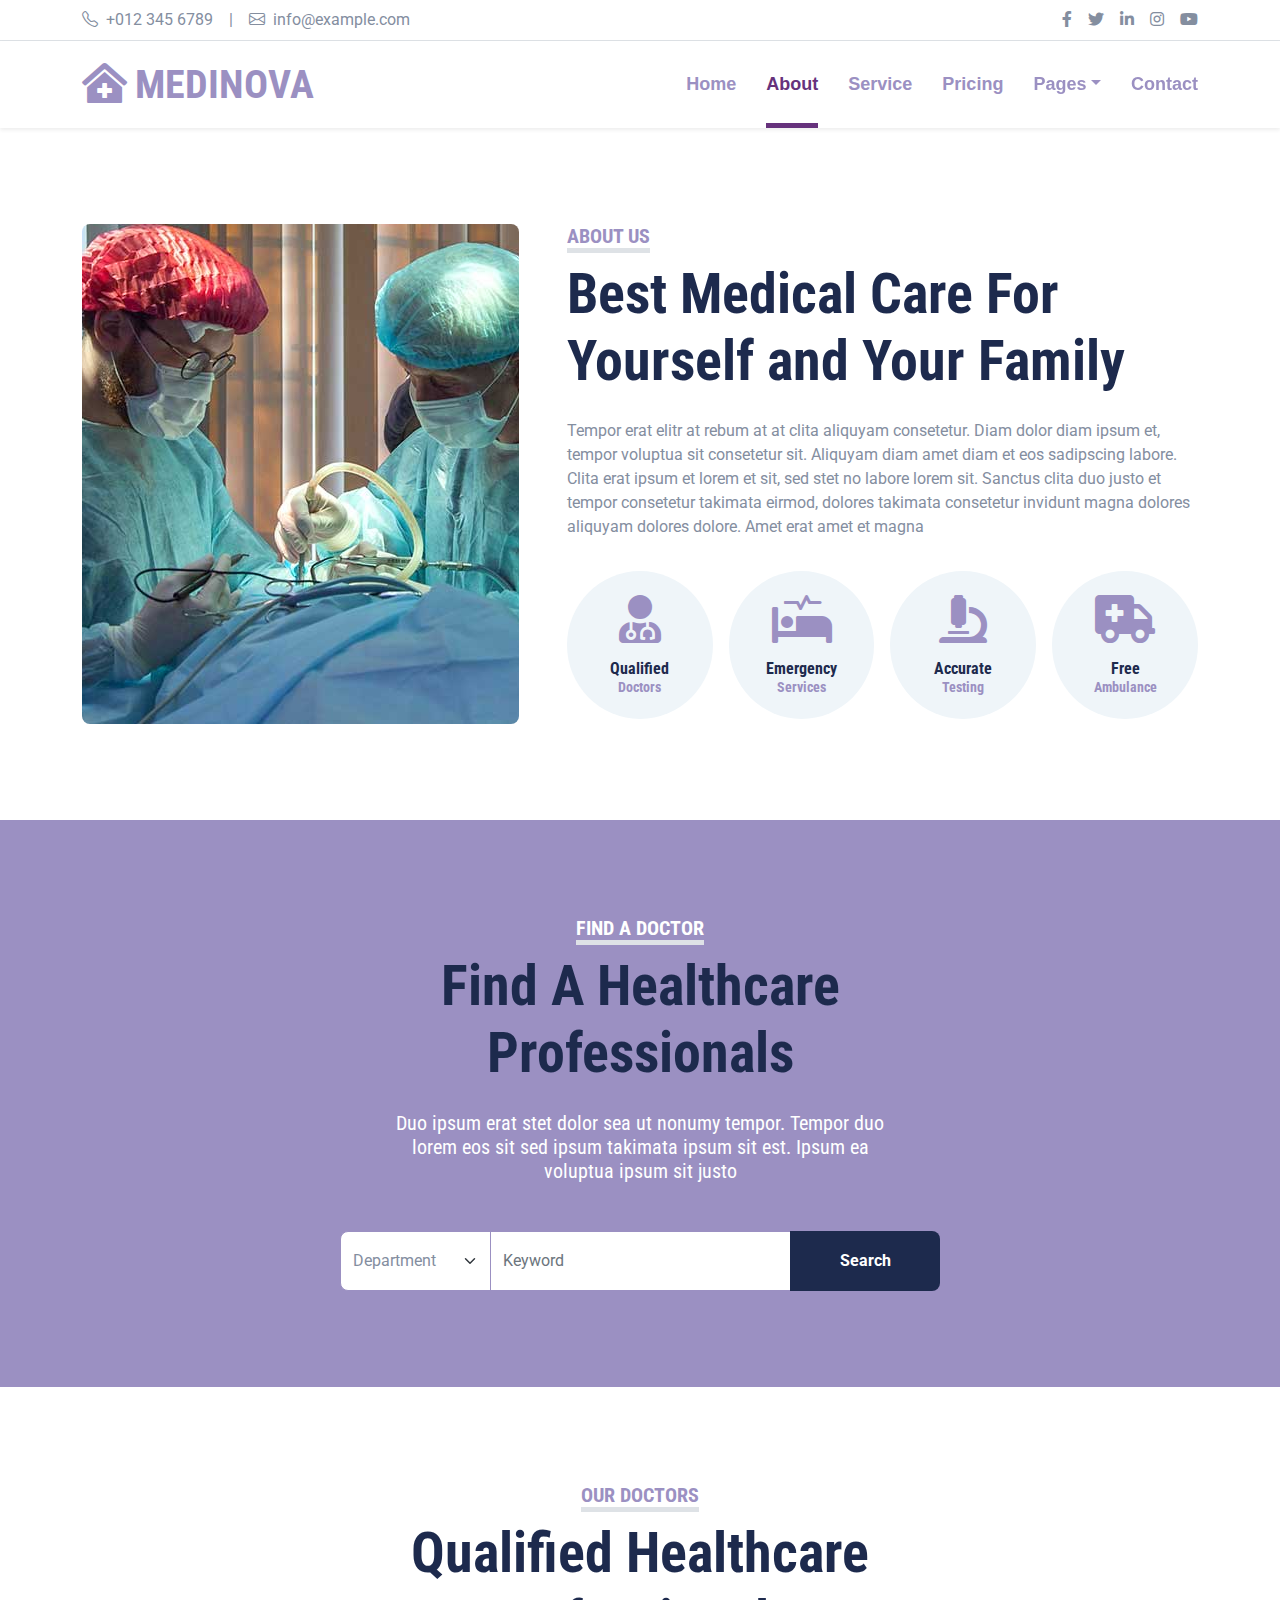
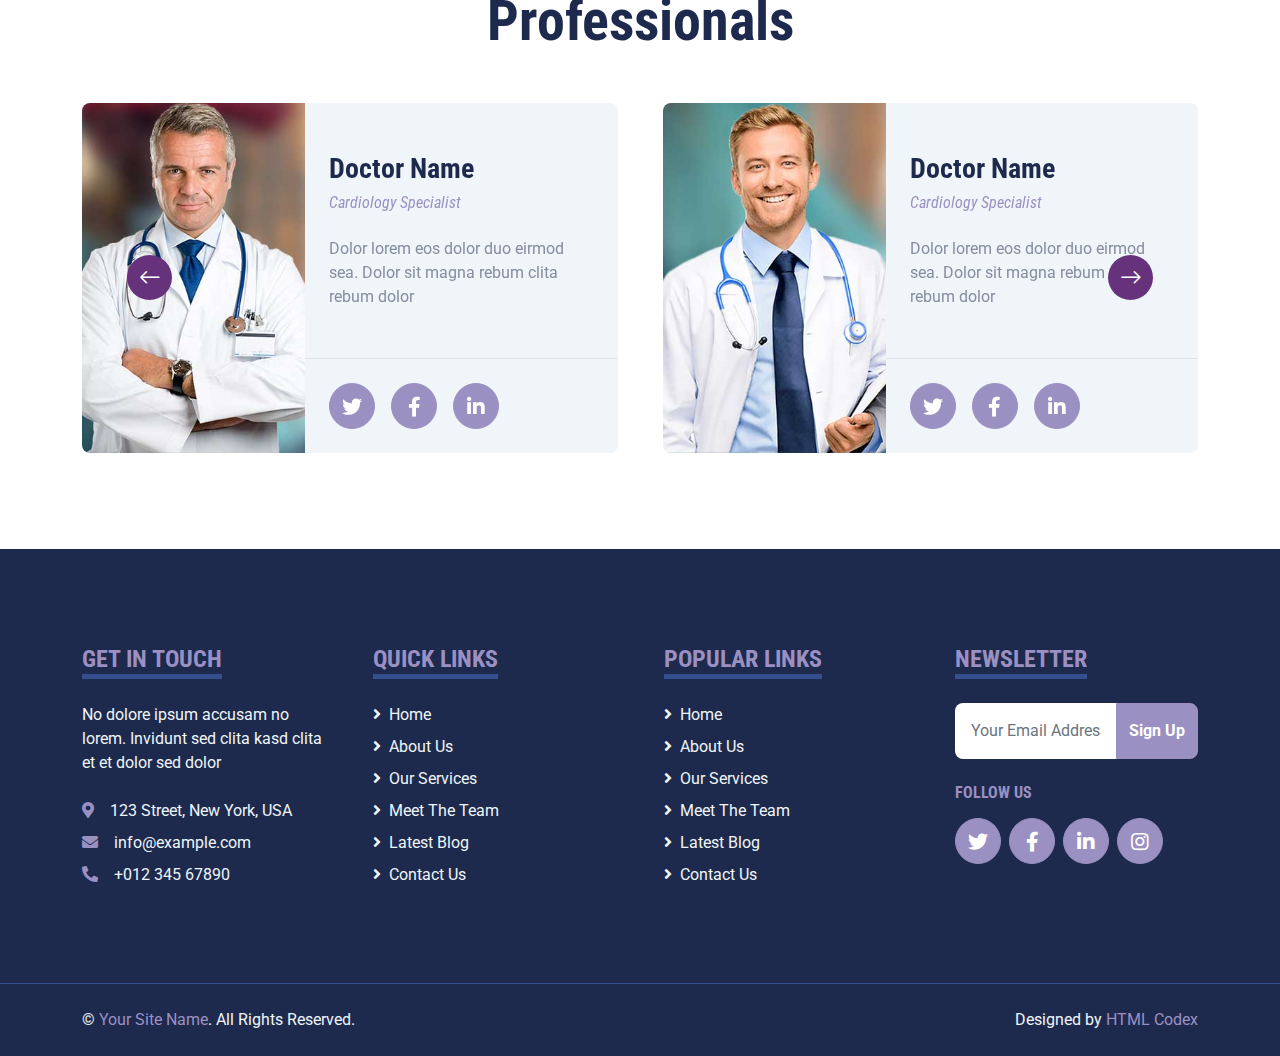
<file: about.html>
<!DOCTYPE html>
<html lang="en">

<head>
    <meta charset="utf-8">
    <title>MEDINOVA - Hospital Website Template</title>
    <meta content="width=device-width, initial-scale=1.0" name="viewport">
    <meta content="Free HTML Templates" name="keywords">
    <meta content="Free HTML Templates" name="description">

    <!-- Favicon -->
    <link href="img/favicon.ico" rel="icon">

    <!-- Google Web Fonts -->
    <link rel="preconnect" href="https://fonts.gstatic.com">
    <link href="https://fonts.googleapis.com/css2?family=Roboto+Condensed:wght@400;700&family=Roboto:wght@400;700&display=swap" rel="stylesheet">  

    <!-- Icon Font Stylesheet -->
    <link href="https://cdnjs.cloudflare.com/ajax/libs/font-awesome/5.15.0/css/all.min.css" rel="stylesheet">
    <link href="https://cdn.jsdelivr.net/npm/bootstrap-icons@1.4.1/font/bootstrap-icons.css" rel="stylesheet">

    <!-- Libraries Stylesheet -->
    <link href="lib/owlcarousel/assets/owl.carousel.min.css" rel="stylesheet">
    <link href="lib/tempusdominus/css/tempusdominus-bootstrap-4.min.css" rel="stylesheet" />

    <!-- Customized Bootstrap Stylesheet -->
    <link href="css/bootstrap.min.css" rel="stylesheet">

    <!-- Template Stylesheet -->
    <link href="css/style.css" rel="stylesheet">
</head>

<body>
    <!-- Topbar Start -->
    <div class="container-fluid py-2 border-bottom d-none d-lg-block">
        <div class="container">
            <div class="row">
                <div class="col-md-6 text-center text-lg-start mb-2 mb-lg-0">
                    <div class="d-inline-flex align-items-center">
                        <a class="text-decoration-none text-body pe-3" href=""><i class="bi bi-telephone me-2"></i>+012 345 6789</a>
                        <span class="text-body">|</span>
                        <a class="text-decoration-none text-body px-3" href=""><i class="bi bi-envelope me-2"></i>info@example.com</a>
                    </div>
                </div>
                <div class="col-md-6 text-center text-lg-end">
                    <div class="d-inline-flex align-items-center">
                        <a class="text-body px-2" href="">
                            <i class="fab fa-facebook-f"></i>
                        </a>
                        <a class="text-body px-2" href="">
                            <i class="fab fa-twitter"></i>
                        </a>
                        <a class="text-body px-2" href="">
                            <i class="fab fa-linkedin-in"></i>
                        </a>
                        <a class="text-body px-2" href="">
                            <i class="fab fa-instagram"></i>
                        </a>
                        <a class="text-body ps-2" href="">
                            <i class="fab fa-youtube"></i>
                        </a>
                    </div>
                </div>
            </div>
        </div>
    </div>
    <!-- Topbar End -->


    <!-- Navbar Start -->
    <div class="container-fluid sticky-top bg-white shadow-sm mb-5">
        <div class="container">
            <nav class="navbar navbar-expand-lg bg-white navbar-light py-3 py-lg-0">
                <a href="index.html" class="navbar-brand">
                    <h1 class="m-0 text-uppercase text-primary"><i class="fa fa-clinic-medical me-2"></i>Medinova</h1>
                </a>
                <button class="navbar-toggler" type="button" data-bs-toggle="collapse" data-bs-target="#navbarCollapse">
                    <span class="navbar-toggler-icon"></span>
                </button>
                <div class="collapse navbar-collapse" id="navbarCollapse">
                    <div class="navbar-nav ms-auto py-0">
                        <a href="index.html" class="nav-item nav-link">Home</a>
                        <a href="about.html" class="nav-item nav-link active">About</a>
                        <a href="service.html" class="nav-item nav-link">Service</a>
                        <a href="price.html" class="nav-item nav-link">Pricing</a>
                        <div class="nav-item dropdown">
                            <a href="#" class="nav-link dropdown-toggle" data-bs-toggle="dropdown">Pages</a>
                            <div class="dropdown-menu m-0">
                                <a href="blog.html" class="dropdown-item">Blog Grid</a>
                                <a href="detail.html" class="dropdown-item">Blog Detail</a>
                                <a href="team.html" class="dropdown-item">The Team</a>
                                <a href="testimonial.html" class="dropdown-item">Testimonial</a>
                                <a href="appointment.html" class="dropdown-item">Appointment</a>
                                <a href="search.html" class="dropdown-item">Search</a>
                            </div>
                        </div>
                        <a href="contact.html" class="nav-item nav-link">Contact</a>
                    </div>
                </div>
            </nav>
        </div>
    </div>
    <!-- Navbar End -->


    <!-- About Start -->
    <div class="container-fluid py-5">
        <div class="container">
            <div class="row gx-5">
                <div class="col-lg-5 mb-5 mb-lg-0" style="min-height: 500px;">
                    <div class="position-relative h-100">
                        <img class="position-absolute w-100 h-100 rounded" src="img/about.jpg" style="object-fit: cover;">
                    </div>
                </div>
                <div class="col-lg-7">
                    <div class="mb-4">
                        <h5 class="d-inline-block text-primary text-uppercase border-bottom border-5">About Us</h5>
                        <h1 class="display-4">Best Medical Care For Yourself and Your Family</h1>
                    </div>
                    <p>Tempor erat elitr at rebum at at clita aliquyam consetetur. Diam dolor diam ipsum et, tempor voluptua sit consetetur sit. Aliquyam diam amet diam et eos sadipscing labore. Clita erat ipsum et lorem et sit, sed stet no labore lorem sit. Sanctus clita duo justo et tempor consetetur takimata eirmod, dolores takimata consetetur invidunt magna dolores aliquyam dolores dolore. Amet erat amet et magna</p>
                    <div class="row g-3 pt-3">
                        <div class="col-sm-3 col-6">
                            <div class="bg-light text-center rounded-circle py-4">
                                <i class="fa fa-3x fa-user-md text-primary mb-3"></i>
                                <h6 class="mb-0">Qualified<small class="d-block text-primary">Doctors</small></h6>
                            </div>
                        </div>
                        <div class="col-sm-3 col-6">
                            <div class="bg-light text-center rounded-circle py-4">
                                <i class="fa fa-3x fa-procedures text-primary mb-3"></i>
                                <h6 class="mb-0">Emergency<small class="d-block text-primary">Services</small></h6>
                            </div>
                        </div>
                        <div class="col-sm-3 col-6">
                            <div class="bg-light text-center rounded-circle py-4">
                                <i class="fa fa-3x fa-microscope text-primary mb-3"></i>
                                <h6 class="mb-0">Accurate<small class="d-block text-primary">Testing</small></h6>
                            </div>
                        </div>
                        <div class="col-sm-3 col-6">
                            <div class="bg-light text-center rounded-circle py-4">
                                <i class="fa fa-3x fa-ambulance text-primary mb-3"></i>
                                <h6 class="mb-0">Free<small class="d-block text-primary">Ambulance</small></h6>
                            </div>
                        </div>
                    </div>
                </div>
            </div>
        </div>
    </div>
    <!-- About End -->


    <!-- Search Start -->
    <div class="container-fluid bg-primary my-5 py-5">
        <div class="container py-5">
            <div class="text-center mx-auto mb-5" style="max-width: 500px;">
                <h5 class="d-inline-block text-white text-uppercase border-bottom border-5">Find A Doctor</h5>
                <h1 class="display-4 mb-4">Find A Healthcare Professionals</h1>
                <h5 class="text-white fw-normal">Duo ipsum erat stet dolor sea ut nonumy tempor. Tempor duo lorem eos sit sed ipsum takimata ipsum sit est. Ipsum ea voluptua ipsum sit justo</h5>
            </div>
            <div class="mx-auto" style="width: 100%; max-width: 600px;">
                <div class="input-group">
                    <select class="form-select border-primary w-25" style="height: 60px;">
                        <option selected>Department</option>
                        <option value="1">Department 1</option>
                        <option value="2">Department 2</option>
                        <option value="3">Department 3</option>
                    </select>
                    <input type="text" class="form-control border-primary w-50" placeholder="Keyword">
                    <button class="btn btn-dark border-0 w-25">Search</button>
                </div>
            </div>
        </div>
    </div>
    <!-- Search End -->


    <!-- Team Start -->
    <div class="container-fluid py-5">
        <div class="container">
            <div class="text-center mx-auto mb-5" style="max-width: 500px;">
                <h5 class="d-inline-block text-primary text-uppercase border-bottom border-5">Our Doctors</h5>
                <h1 class="display-4">Qualified Healthcare Professionals</h1>
            </div>
            <div class="owl-carousel team-carousel position-relative">
                <div class="team-item">
                    <div class="row g-0 bg-light rounded overflow-hidden">
                        <div class="col-12 col-sm-5 h-100">
                            <img class="img-fluid h-100" src="img/team-1.jpg" style="object-fit: cover;">
                        </div>
                        <div class="col-12 col-sm-7 h-100 d-flex flex-column">
                            <div class="mt-auto p-4">
                                <h3>Doctor Name</h3>
                                <h6 class="fw-normal fst-italic text-primary mb-4">Cardiology Specialist</h6>
                                <p class="m-0">Dolor lorem eos dolor duo eirmod sea. Dolor sit magna rebum clita rebum dolor</p>
                            </div>
                            <div class="d-flex mt-auto border-top p-4">
                                <a class="btn btn-lg btn-primary btn-lg-square rounded-circle me-3" href="#"><i class="fab fa-twitter"></i></a>
                                <a class="btn btn-lg btn-primary btn-lg-square rounded-circle me-3" href="#"><i class="fab fa-facebook-f"></i></a>
                                <a class="btn btn-lg btn-primary btn-lg-square rounded-circle" href="#"><i class="fab fa-linkedin-in"></i></a>
                            </div>
                        </div>
                    </div>
                </div>
                <div class="team-item">
                    <div class="row g-0 bg-light rounded overflow-hidden">
                        <div class="col-12 col-sm-5 h-100">
                            <img class="img-fluid h-100" src="img/team-2.jpg" style="object-fit: cover;">
                        </div>
                        <div class="col-12 col-sm-7 h-100 d-flex flex-column">
                            <div class="mt-auto p-4">
                                <h3>Doctor Name</h3>
                                <h6 class="fw-normal fst-italic text-primary mb-4">Cardiology Specialist</h6>
                                <p class="m-0">Dolor lorem eos dolor duo eirmod sea. Dolor sit magna rebum clita rebum dolor</p>
                            </div>
                            <div class="d-flex mt-auto border-top p-4">
                                <a class="btn btn-lg btn-primary btn-lg-square rounded-circle me-3" href="#"><i class="fab fa-twitter"></i></a>
                                <a class="btn btn-lg btn-primary btn-lg-square rounded-circle me-3" href="#"><i class="fab fa-facebook-f"></i></a>
                                <a class="btn btn-lg btn-primary btn-lg-square rounded-circle" href="#"><i class="fab fa-linkedin-in"></i></a>
                            </div>
                        </div>
                    </div>
                </div>
                <div class="team-item">
                    <div class="row g-0 bg-light rounded overflow-hidden">
                        <div class="col-12 col-sm-5 h-100">
                            <img class="img-fluid h-100" src="img/team-3.jpg" style="object-fit: cover;">
                        </div>
                        <div class="col-12 col-sm-7 h-100 d-flex flex-column">
                            <div class="mt-auto p-4">
                                <h3>Doctor Name</h3>
                                <h6 class="fw-normal fst-italic text-primary mb-4">Cardiology Specialist</h6>
                                <p class="m-0">Dolor lorem eos dolor duo eirmod sea. Dolor sit magna rebum clita rebum dolor</p>
                            </div>
                            <div class="d-flex mt-auto border-top p-4">
                                <a class="btn btn-lg btn-primary btn-lg-square rounded-circle me-3" href="#"><i class="fab fa-twitter"></i></a>
                                <a class="btn btn-lg btn-primary btn-lg-square rounded-circle me-3" href="#"><i class="fab fa-facebook-f"></i></a>
                                <a class="btn btn-lg btn-primary btn-lg-square rounded-circle" href="#"><i class="fab fa-linkedin-in"></i></a>
                            </div>
                        </div>
                    </div>
                </div>
            </div>
        </div>
    </div>
    <!-- Team End -->


    <!-- Footer Start -->
    <div class="container-fluid bg-dark text-light mt-5 py-5">
        <div class="container py-5">
            <div class="row g-5">
                <div class="col-lg-3 col-md-6">
                    <h4 class="d-inline-block text-primary text-uppercase border-bottom border-5 border-secondary mb-4">Get In Touch</h4>
                    <p class="mb-4">No dolore ipsum accusam no lorem. Invidunt sed clita kasd clita et et dolor sed dolor</p>
                    <p class="mb-2"><i class="fa fa-map-marker-alt text-primary me-3"></i>123 Street, New York, USA</p>
                    <p class="mb-2"><i class="fa fa-envelope text-primary me-3"></i>info@example.com</p>
                    <p class="mb-0"><i class="fa fa-phone-alt text-primary me-3"></i>+012 345 67890</p>
                </div>
                <div class="col-lg-3 col-md-6">
                    <h4 class="d-inline-block text-primary text-uppercase border-bottom border-5 border-secondary mb-4">Quick Links</h4>
                    <div class="d-flex flex-column justify-content-start">
                        <a class="text-light mb-2" href="#"><i class="fa fa-angle-right me-2"></i>Home</a>
                        <a class="text-light mb-2" href="#"><i class="fa fa-angle-right me-2"></i>About Us</a>
                        <a class="text-light mb-2" href="#"><i class="fa fa-angle-right me-2"></i>Our Services</a>
                        <a class="text-light mb-2" href="#"><i class="fa fa-angle-right me-2"></i>Meet The Team</a>
                        <a class="text-light mb-2" href="#"><i class="fa fa-angle-right me-2"></i>Latest Blog</a>
                        <a class="text-light" href="#"><i class="fa fa-angle-right me-2"></i>Contact Us</a>
                    </div>
                </div>
                <div class="col-lg-3 col-md-6">
                    <h4 class="d-inline-block text-primary text-uppercase border-bottom border-5 border-secondary mb-4">Popular Links</h4>
                    <div class="d-flex flex-column justify-content-start">
                        <a class="text-light mb-2" href="#"><i class="fa fa-angle-right me-2"></i>Home</a>
                        <a class="text-light mb-2" href="#"><i class="fa fa-angle-right me-2"></i>About Us</a>
                        <a class="text-light mb-2" href="#"><i class="fa fa-angle-right me-2"></i>Our Services</a>
                        <a class="text-light mb-2" href="#"><i class="fa fa-angle-right me-2"></i>Meet The Team</a>
                        <a class="text-light mb-2" href="#"><i class="fa fa-angle-right me-2"></i>Latest Blog</a>
                        <a class="text-light" href="#"><i class="fa fa-angle-right me-2"></i>Contact Us</a>
                    </div>
                </div>
                <div class="col-lg-3 col-md-6">
                    <h4 class="d-inline-block text-primary text-uppercase border-bottom border-5 border-secondary mb-4">Newsletter</h4>
                    <form action="">
                        <div class="input-group">
                            <input type="text" class="form-control p-3 border-0" placeholder="Your Email Address">
                            <button class="btn btn-primary">Sign Up</button>
                        </div>
                    </form>
                    <h6 class="text-primary text-uppercase mt-4 mb-3">Follow Us</h6>
                    <div class="d-flex">
                        <a class="btn btn-lg btn-primary btn-lg-square rounded-circle me-2" href="#"><i class="fab fa-twitter"></i></a>
                        <a class="btn btn-lg btn-primary btn-lg-square rounded-circle me-2" href="#"><i class="fab fa-facebook-f"></i></a>
                        <a class="btn btn-lg btn-primary btn-lg-square rounded-circle me-2" href="#"><i class="fab fa-linkedin-in"></i></a>
                        <a class="btn btn-lg btn-primary btn-lg-square rounded-circle" href="#"><i class="fab fa-instagram"></i></a>
                    </div>
                </div>
            </div>
        </div>
    </div>
    <div class="container-fluid bg-dark text-light border-top border-secondary py-4">
        <div class="container">
            <div class="row g-5">
                <div class="col-md-6 text-center text-md-start">
                    <p class="mb-md-0">&copy; <a class="text-primary" href="#">Your Site Name</a>. All Rights Reserved.</p>
                </div>
                <div class="col-md-6 text-center text-md-end">
                    <p class="mb-0">Designed by <a class="text-primary" href="https://htmlcodex.com">HTML Codex</a></p>
                </div>
            </div>
        </div>
    </div>
    <!-- Footer End -->


    <!-- Back to Top -->
    <a href="#" class="btn btn-lg btn-primary btn-lg-square back-to-top"><i class="bi bi-arrow-up"></i></a>


    <!-- JavaScript Libraries -->
    <script src="https://code.jquery.com/jquery-3.4.1.min.js"></script>
    <script src="https://cdn.jsdelivr.net/npm/bootstrap@5.0.0/dist/js/bootstrap.bundle.min.js"></script>
    <script src="lib/easing/easing.min.js"></script>
    <script src="lib/waypoints/waypoints.min.js"></script>
    <script src="lib/owlcarousel/owl.carousel.min.js"></script>
    <script src="lib/tempusdominus/js/moment.min.js"></script>
    <script src="lib/tempusdominus/js/moment-timezone.min.js"></script>
    <script src="lib/tempusdominus/js/tempusdominus-bootstrap-4.min.js"></script>

    <!-- Template Javascript -->
    <script src="js/main.js"></script>
</body>

</html>
</file>
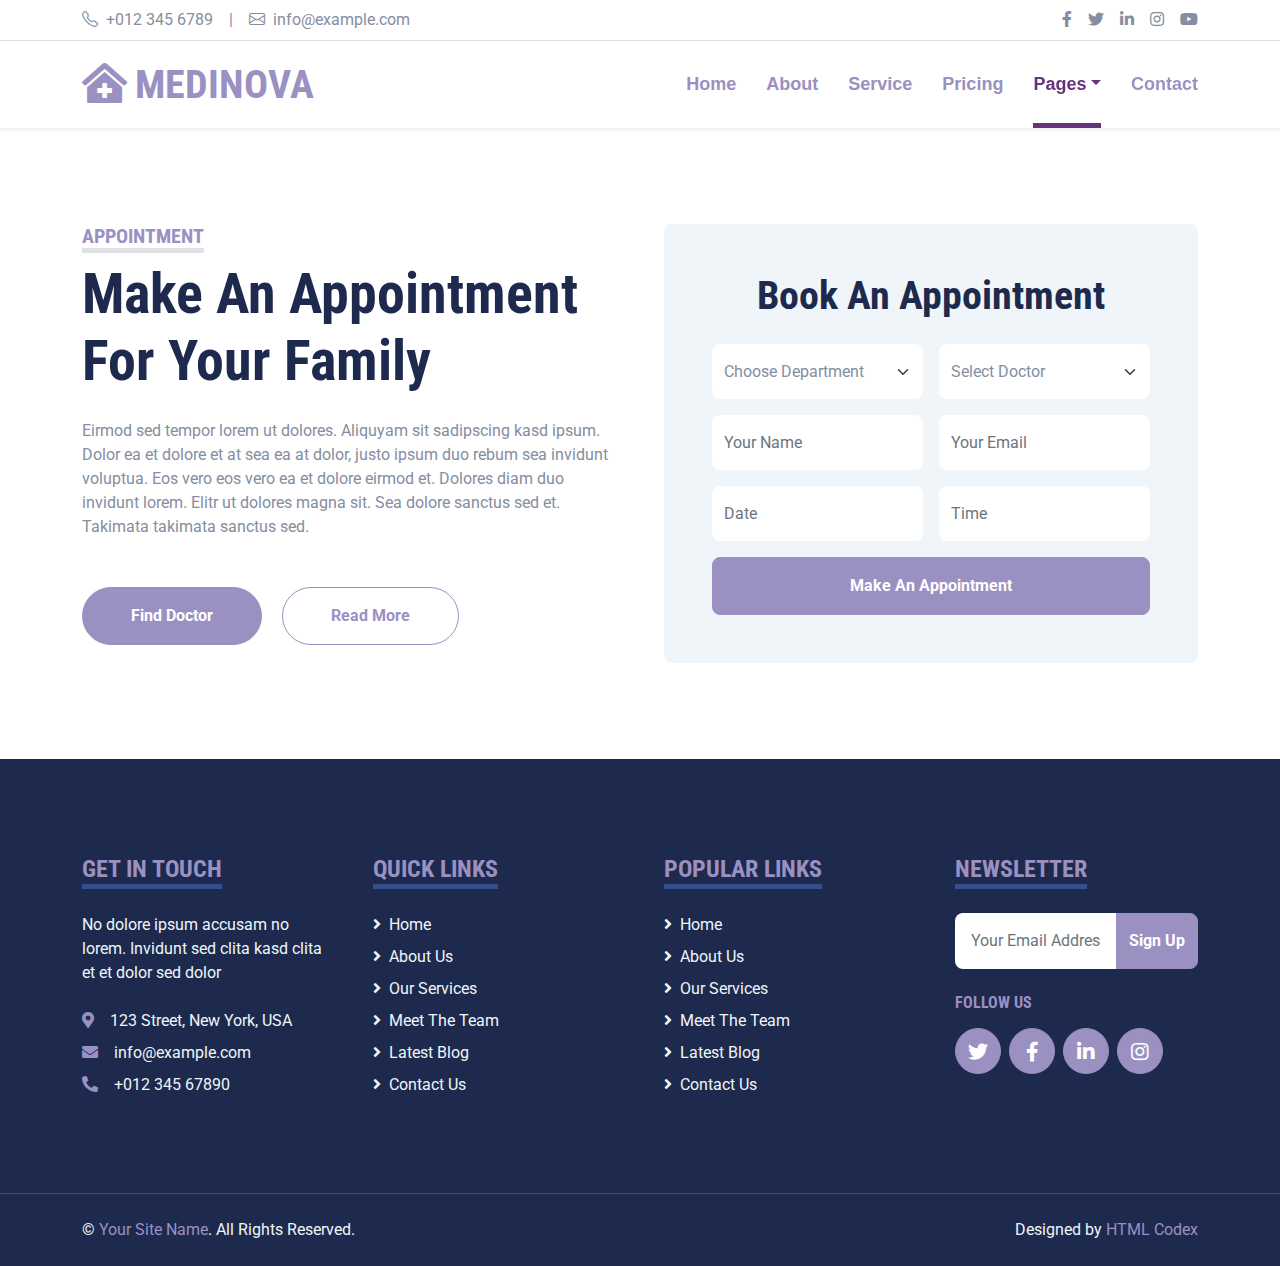
<file: appointment.html>
<!DOCTYPE html>
<html lang="en">

<head>
    <meta charset="utf-8">
    <title>MEDINOVA - Hospital Website Template</title>
    <meta content="width=device-width, initial-scale=1.0" name="viewport">
    <meta content="Free HTML Templates" name="keywords">
    <meta content="Free HTML Templates" name="description">

    <!-- Favicon -->
    <link href="img/favicon.ico" rel="icon">

    <!-- Google Web Fonts -->
    <link rel="preconnect" href="https://fonts.gstatic.com">
    <link href="https://fonts.googleapis.com/css2?family=Roboto+Condensed:wght@400;700&family=Roboto:wght@400;700&display=swap" rel="stylesheet">  

    <!-- Icon Font Stylesheet -->
    <link href="https://cdnjs.cloudflare.com/ajax/libs/font-awesome/5.15.0/css/all.min.css" rel="stylesheet">
    <link href="https://cdn.jsdelivr.net/npm/bootstrap-icons@1.4.1/font/bootstrap-icons.css" rel="stylesheet">

    <!-- Libraries Stylesheet -->
    <link href="lib/owlcarousel/assets/owl.carousel.min.css" rel="stylesheet">
    <link href="lib/tempusdominus/css/tempusdominus-bootstrap-4.min.css" rel="stylesheet" />

    <!-- Customized Bootstrap Stylesheet -->
    <link href="css/bootstrap.min.css" rel="stylesheet">

    <!-- Template Stylesheet -->
    <link href="css/style.css" rel="stylesheet">
</head>

<body>
    <!-- Topbar Start -->
    <div class="container-fluid py-2 border-bottom d-none d-lg-block">
        <div class="container">
            <div class="row">
                <div class="col-md-6 text-center text-lg-start mb-2 mb-lg-0">
                    <div class="d-inline-flex align-items-center">
                        <a class="text-decoration-none text-body pe-3" href=""><i class="bi bi-telephone me-2"></i>+012 345 6789</a>
                        <span class="text-body">|</span>
                        <a class="text-decoration-none text-body px-3" href=""><i class="bi bi-envelope me-2"></i>info@example.com</a>
                    </div>
                </div>
                <div class="col-md-6 text-center text-lg-end">
                    <div class="d-inline-flex align-items-center">
                        <a class="text-body px-2" href="">
                            <i class="fab fa-facebook-f"></i>
                        </a>
                        <a class="text-body px-2" href="">
                            <i class="fab fa-twitter"></i>
                        </a>
                        <a class="text-body px-2" href="">
                            <i class="fab fa-linkedin-in"></i>
                        </a>
                        <a class="text-body px-2" href="">
                            <i class="fab fa-instagram"></i>
                        </a>
                        <a class="text-body ps-2" href="">
                            <i class="fab fa-youtube"></i>
                        </a>
                    </div>
                </div>
            </div>
        </div>
    </div>
    <!-- Topbar End -->


    <!-- Navbar Start -->
    <div class="container-fluid sticky-top bg-white shadow-sm mb-5">
        <div class="container">
            <nav class="navbar navbar-expand-lg bg-white navbar-light py-3 py-lg-0">
                <a href="index.html" class="navbar-brand">
                    <h1 class="m-0 text-uppercase text-primary"><i class="fa fa-clinic-medical me-2"></i>Medinova</h1>
                </a>
                <button class="navbar-toggler" type="button" data-bs-toggle="collapse" data-bs-target="#navbarCollapse">
                    <span class="navbar-toggler-icon"></span>
                </button>
                <div class="collapse navbar-collapse" id="navbarCollapse">
                    <div class="navbar-nav ms-auto py-0">
                        <a href="index.html" class="nav-item nav-link">Home</a>
                        <a href="about.html" class="nav-item nav-link">About</a>
                        <a href="service.html" class="nav-item nav-link">Service</a>
                        <a href="price.html" class="nav-item nav-link">Pricing</a>
                        <div class="nav-item dropdown">
                            <a href="#" class="nav-link dropdown-toggle active" data-bs-toggle="dropdown">Pages</a>
                            <div class="dropdown-menu m-0">
                                <a href="blog.html" class="dropdown-item">Blog Grid</a>
                                <a href="detail.html" class="dropdown-item">Blog Detail</a>
                                <a href="team.html" class="dropdown-item">The Team</a>
                                <a href="testimonial.html" class="dropdown-item">Testimonial</a>
                                <a href="appointment.html" class="dropdown-item active">Appointment</a>
                                <a href="search.html" class="dropdown-item">Search</a>
                            </div>
                        </div>
                        <a href="contact.html" class="nav-item nav-link">Contact</a>
                    </div>
                </div>
            </nav>
        </div>
    </div>
    <!-- Navbar End -->


    <!-- Appointment Start -->
    <div class="container-fluid py-5">
        <div class="container">
            <div class="row gx-5">
                <div class="col-lg-6 mb-5 mb-lg-0">
                    <div class="mb-4">
                        <h5 class="d-inline-block text-primary text-uppercase border-bottom border-5">Appointment</h5>
                        <h1 class="display-4">Make An Appointment For Your Family</h1>
                    </div>
                    <p class="mb-5">Eirmod sed tempor lorem ut dolores. Aliquyam sit sadipscing kasd ipsum. Dolor ea et dolore et at sea ea at dolor, justo ipsum duo rebum sea invidunt voluptua. Eos vero eos vero ea et dolore eirmod et. Dolores diam duo invidunt lorem. Elitr ut dolores magna sit. Sea dolore sanctus sed et. Takimata takimata sanctus sed.</p>
                    <a class="btn btn-primary rounded-pill py-3 px-5 me-3" href="">Find Doctor</a>
                    <a class="btn btn-outline-primary rounded-pill py-3 px-5" href="">Read More</a>
                </div>
                <div class="col-lg-6">
                    <div class="bg-light text-center rounded p-5">
                        <h1 class="mb-4">Book An Appointment</h1>
                        <form>
                            <div class="row g-3">
                                <div class="col-12 col-sm-6">
                                    <select class="form-select bg-white border-0" style="height: 55px;">
                                        <option selected>Choose Department</option>
                                        <option value="1">Department 1</option>
                                        <option value="2">Department 2</option>
                                        <option value="3">Department 3</option>
                                    </select>
                                </div>
                                <div class="col-12 col-sm-6">
                                    <select class="form-select bg-white border-0" style="height: 55px;">
                                        <option selected>Select Doctor</option>
                                        <option value="1">Doctor 1</option>
                                        <option value="2">Doctor 2</option>
                                        <option value="3">Doctor 3</option>
                                    </select>
                                </div>
                                <div class="col-12 col-sm-6">
                                    <input type="text" class="form-control bg-white border-0" placeholder="Your Name" style="height: 55px;">
                                </div>
                                <div class="col-12 col-sm-6">
                                    <input type="email" class="form-control bg-white border-0" placeholder="Your Email" style="height: 55px;">
                                </div>
                                <div class="col-12 col-sm-6">
                                    <div class="date" id="date" data-target-input="nearest">
                                        <input type="text"
                                            class="form-control bg-white border-0 datetimepicker-input"
                                            placeholder="Date" data-target="#date" data-toggle="datetimepicker" style="height: 55px;">
                                    </div>
                                </div>
                                <div class="col-12 col-sm-6">
                                    <div class="time" id="time" data-target-input="nearest">
                                        <input type="text"
                                            class="form-control bg-white border-0 datetimepicker-input"
                                            placeholder="Time" data-target="#time" data-toggle="datetimepicker" style="height: 55px;">
                                    </div>
                                </div>
                                <div class="col-12">
                                    <button class="btn btn-primary w-100 py-3" type="submit">Make An Appointment</button>
                                </div>
                            </div>
                        </form>
                    </div>
                </div>
            </div>
        </div>
    </div>
    <!-- Appointment End -->


    <!-- Footer Start -->
    <div class="container-fluid bg-dark text-light mt-5 py-5">
        <div class="container py-5">
            <div class="row g-5">
                <div class="col-lg-3 col-md-6">
                    <h4 class="d-inline-block text-primary text-uppercase border-bottom border-5 border-secondary mb-4">Get In Touch</h4>
                    <p class="mb-4">No dolore ipsum accusam no lorem. Invidunt sed clita kasd clita et et dolor sed dolor</p>
                    <p class="mb-2"><i class="fa fa-map-marker-alt text-primary me-3"></i>123 Street, New York, USA</p>
                    <p class="mb-2"><i class="fa fa-envelope text-primary me-3"></i>info@example.com</p>
                    <p class="mb-0"><i class="fa fa-phone-alt text-primary me-3"></i>+012 345 67890</p>
                </div>
                <div class="col-lg-3 col-md-6">
                    <h4 class="d-inline-block text-primary text-uppercase border-bottom border-5 border-secondary mb-4">Quick Links</h4>
                    <div class="d-flex flex-column justify-content-start">
                        <a class="text-light mb-2" href="#"><i class="fa fa-angle-right me-2"></i>Home</a>
                        <a class="text-light mb-2" href="#"><i class="fa fa-angle-right me-2"></i>About Us</a>
                        <a class="text-light mb-2" href="#"><i class="fa fa-angle-right me-2"></i>Our Services</a>
                        <a class="text-light mb-2" href="#"><i class="fa fa-angle-right me-2"></i>Meet The Team</a>
                        <a class="text-light mb-2" href="#"><i class="fa fa-angle-right me-2"></i>Latest Blog</a>
                        <a class="text-light" href="#"><i class="fa fa-angle-right me-2"></i>Contact Us</a>
                    </div>
                </div>
                <div class="col-lg-3 col-md-6">
                    <h4 class="d-inline-block text-primary text-uppercase border-bottom border-5 border-secondary mb-4">Popular Links</h4>
                    <div class="d-flex flex-column justify-content-start">
                        <a class="text-light mb-2" href="#"><i class="fa fa-angle-right me-2"></i>Home</a>
                        <a class="text-light mb-2" href="#"><i class="fa fa-angle-right me-2"></i>About Us</a>
                        <a class="text-light mb-2" href="#"><i class="fa fa-angle-right me-2"></i>Our Services</a>
                        <a class="text-light mb-2" href="#"><i class="fa fa-angle-right me-2"></i>Meet The Team</a>
                        <a class="text-light mb-2" href="#"><i class="fa fa-angle-right me-2"></i>Latest Blog</a>
                        <a class="text-light" href="#"><i class="fa fa-angle-right me-2"></i>Contact Us</a>
                    </div>
                </div>
                <div class="col-lg-3 col-md-6">
                    <h4 class="d-inline-block text-primary text-uppercase border-bottom border-5 border-secondary mb-4">Newsletter</h4>
                    <form action="">
                        <div class="input-group">
                            <input type="text" class="form-control p-3 border-0" placeholder="Your Email Address">
                            <button class="btn btn-primary">Sign Up</button>
                        </div>
                    </form>
                    <h6 class="text-primary text-uppercase mt-4 mb-3">Follow Us</h6>
                    <div class="d-flex">
                        <a class="btn btn-lg btn-primary btn-lg-square rounded-circle me-2" href="#"><i class="fab fa-twitter"></i></a>
                        <a class="btn btn-lg btn-primary btn-lg-square rounded-circle me-2" href="#"><i class="fab fa-facebook-f"></i></a>
                        <a class="btn btn-lg btn-primary btn-lg-square rounded-circle me-2" href="#"><i class="fab fa-linkedin-in"></i></a>
                        <a class="btn btn-lg btn-primary btn-lg-square rounded-circle" href="#"><i class="fab fa-instagram"></i></a>
                    </div>
                </div>
            </div>
        </div>
    </div>
    <div class="container-fluid bg-dark text-light border-top border-secondary py-4">
        <div class="container">
            <div class="row g-5">
                <div class="col-md-6 text-center text-md-start">
                    <p class="mb-md-0">&copy; <a class="text-primary" href="#">Your Site Name</a>. All Rights Reserved.</p>
                </div>
                <div class="col-md-6 text-center text-md-end">
                    <p class="mb-0">Designed by <a class="text-primary" href="https://htmlcodex.com">HTML Codex</a></p>
                </div>
            </div>
        </div>
    </div>
    <!-- Footer End -->


    <!-- Back to Top -->
    <a href="#" class="btn btn-lg btn-primary btn-lg-square back-to-top"><i class="bi bi-arrow-up"></i></a>


    <!-- JavaScript Libraries -->
    <script src="https://code.jquery.com/jquery-3.4.1.min.js"></script>
    <script src="https://cdn.jsdelivr.net/npm/bootstrap@5.0.0/dist/js/bootstrap.bundle.min.js"></script>
    <script src="lib/easing/easing.min.js"></script>
    <script src="lib/waypoints/waypoints.min.js"></script>
    <script src="lib/owlcarousel/owl.carousel.min.js"></script>
    <script src="lib/tempusdominus/js/moment.min.js"></script>
    <script src="lib/tempusdominus/js/moment-timezone.min.js"></script>
    <script src="lib/tempusdominus/js/tempusdominus-bootstrap-4.min.js"></script>

    <!-- Template Javascript -->
    <script src="js/main.js"></script>
</body>

</html>
</file>
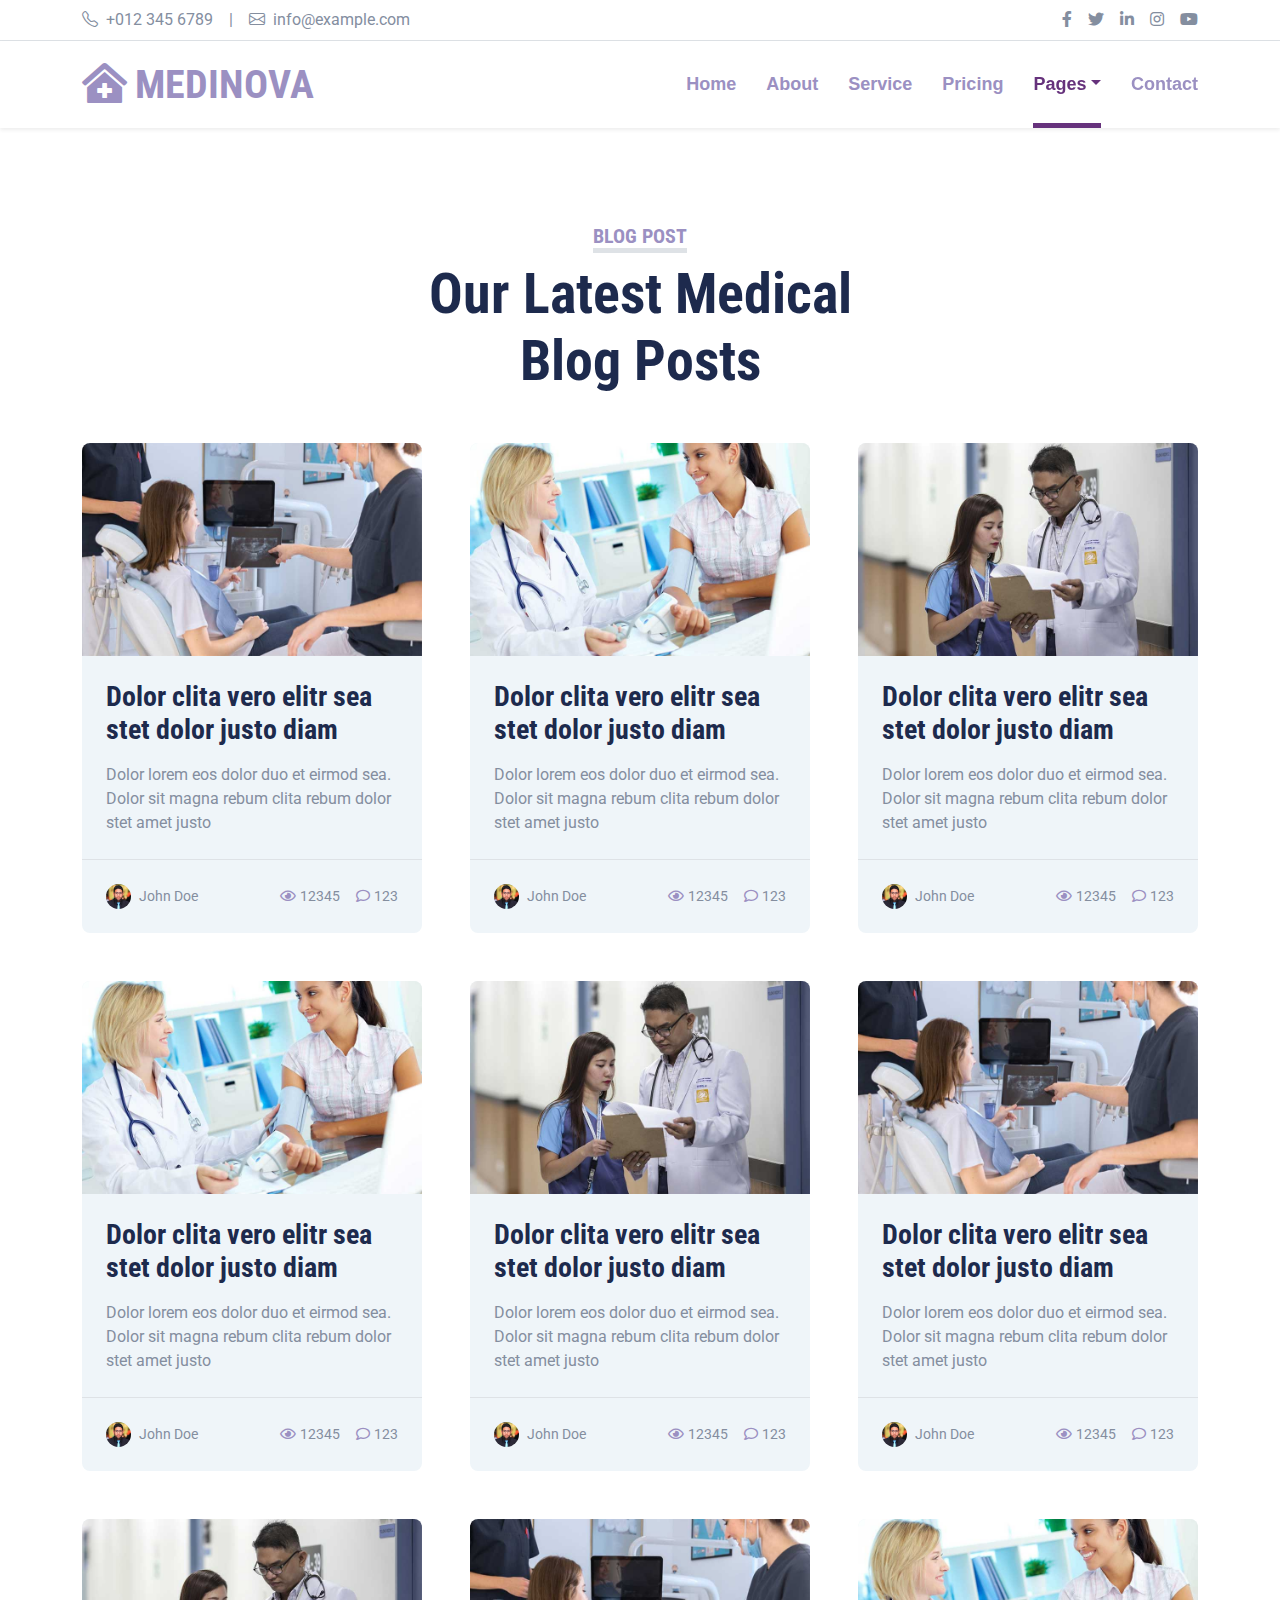
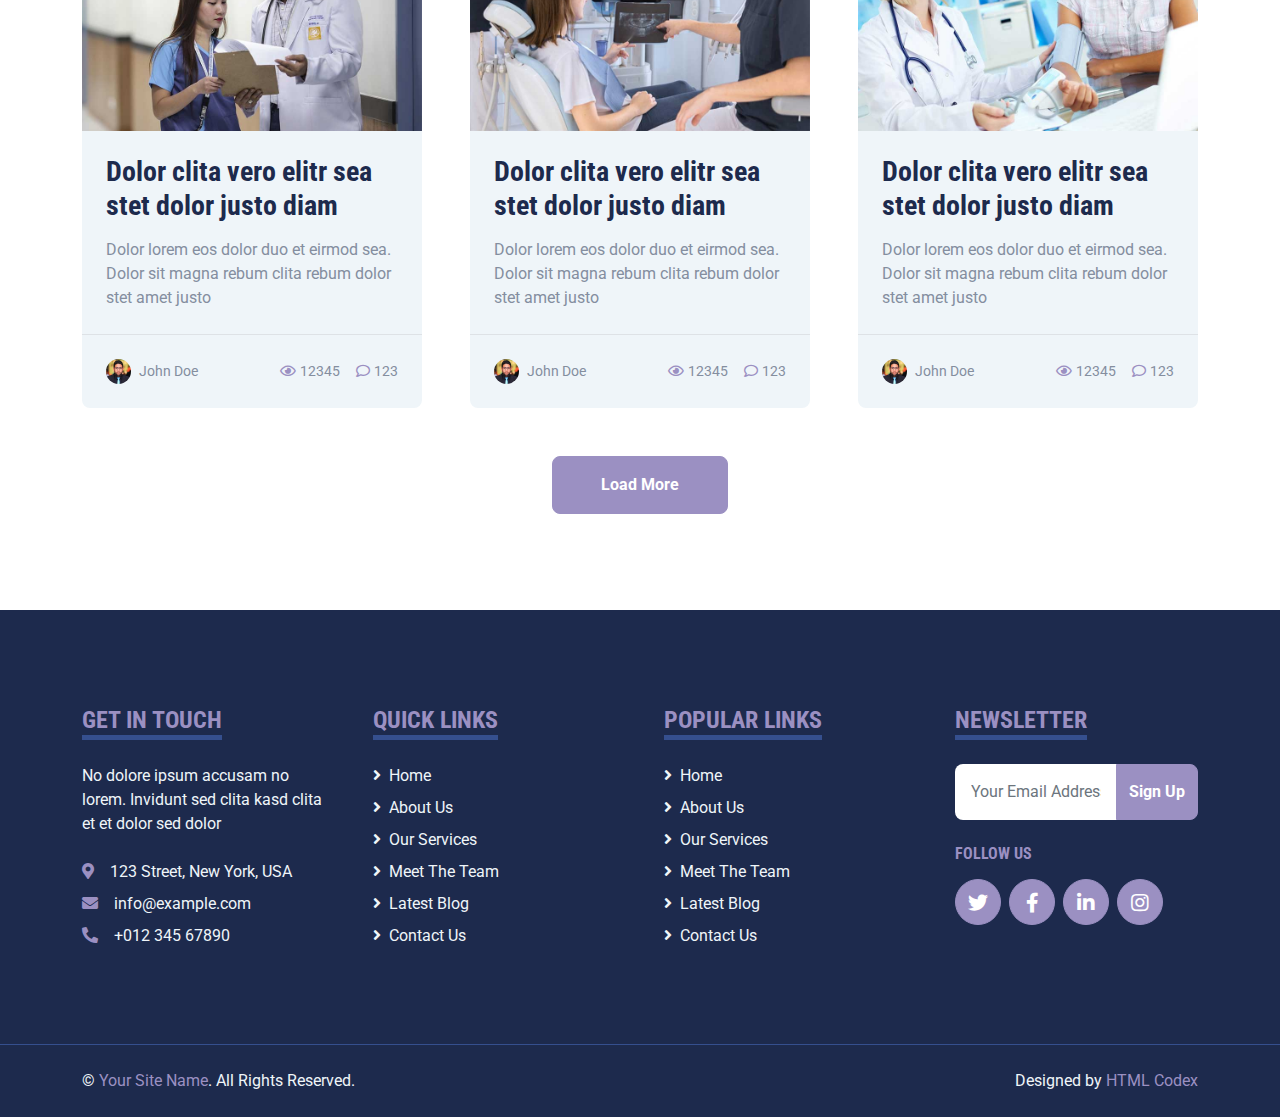
<file: blog.html>
<!DOCTYPE html>
<html lang="en">

<head>
    <meta charset="utf-8">
    <title>MEDINOVA - Hospital Website Template</title>
    <meta content="width=device-width, initial-scale=1.0" name="viewport">
    <meta content="Free HTML Templates" name="keywords">
    <meta content="Free HTML Templates" name="description">

    <!-- Favicon -->
    <link href="img/favicon.ico" rel="icon">

    <!-- Google Web Fonts -->
    <link rel="preconnect" href="https://fonts.gstatic.com">
    <link href="https://fonts.googleapis.com/css2?family=Roboto+Condensed:wght@400;700&family=Roboto:wght@400;700&display=swap" rel="stylesheet">  

    <!-- Icon Font Stylesheet -->
    <link href="https://cdnjs.cloudflare.com/ajax/libs/font-awesome/5.15.0/css/all.min.css" rel="stylesheet">
    <link href="https://cdn.jsdelivr.net/npm/bootstrap-icons@1.4.1/font/bootstrap-icons.css" rel="stylesheet">

    <!-- Libraries Stylesheet -->
    <link href="lib/owlcarousel/assets/owl.carousel.min.css" rel="stylesheet">
    <link href="lib/tempusdominus/css/tempusdominus-bootstrap-4.min.css" rel="stylesheet" />

    <!-- Customized Bootstrap Stylesheet -->
    <link href="css/bootstrap.min.css" rel="stylesheet">

    <!-- Template Stylesheet -->
    <link href="css/style.css" rel="stylesheet">
</head>

<body>
    <!-- Topbar Start -->
    <div class="container-fluid py-2 border-bottom d-none d-lg-block">
        <div class="container">
            <div class="row">
                <div class="col-md-6 text-center text-lg-start mb-2 mb-lg-0">
                    <div class="d-inline-flex align-items-center">
                        <a class="text-decoration-none text-body pe-3" href=""><i class="bi bi-telephone me-2"></i>+012 345 6789</a>
                        <span class="text-body">|</span>
                        <a class="text-decoration-none text-body px-3" href=""><i class="bi bi-envelope me-2"></i>info@example.com</a>
                    </div>
                </div>
                <div class="col-md-6 text-center text-lg-end">
                    <div class="d-inline-flex align-items-center">
                        <a class="text-body px-2" href="">
                            <i class="fab fa-facebook-f"></i>
                        </a>
                        <a class="text-body px-2" href="">
                            <i class="fab fa-twitter"></i>
                        </a>
                        <a class="text-body px-2" href="">
                            <i class="fab fa-linkedin-in"></i>
                        </a>
                        <a class="text-body px-2" href="">
                            <i class="fab fa-instagram"></i>
                        </a>
                        <a class="text-body ps-2" href="">
                            <i class="fab fa-youtube"></i>
                        </a>
                    </div>
                </div>
            </div>
        </div>
    </div>
    <!-- Topbar End -->


    <!-- Navbar Start -->
    <div class="container-fluid sticky-top bg-white shadow-sm mb-5">
        <div class="container">
            <nav class="navbar navbar-expand-lg bg-white navbar-light py-3 py-lg-0">
                <a href="index.html" class="navbar-brand">
                    <h1 class="m-0 text-uppercase text-primary"><i class="fa fa-clinic-medical me-2"></i>Medinova</h1>
                </a>
                <button class="navbar-toggler" type="button" data-bs-toggle="collapse" data-bs-target="#navbarCollapse">
                    <span class="navbar-toggler-icon"></span>
                </button>
                <div class="collapse navbar-collapse" id="navbarCollapse">
                    <div class="navbar-nav ms-auto py-0">
                        <a href="index.html" class="nav-item nav-link">Home</a>
                        <a href="about.html" class="nav-item nav-link">About</a>
                        <a href="service.html" class="nav-item nav-link">Service</a>
                        <a href="price.html" class="nav-item nav-link">Pricing</a>
                        <div class="nav-item dropdown">
                            <a href="#" class="nav-link dropdown-toggle active" data-bs-toggle="dropdown">Pages</a>
                            <div class="dropdown-menu m-0">
                                <a href="blog.html" class="dropdown-item active">Blog Grid</a>
                                <a href="detail.html" class="dropdown-item">Blog Detail</a>
                                <a href="team.html" class="dropdown-item">The Team</a>
                                <a href="testimonial.html" class="dropdown-item">Testimonial</a>
                                <a href="appointment.html" class="dropdown-item">Appointment</a>
                                <a href="search.html" class="dropdown-item">Search</a>
                            </div>
                        </div>
                        <a href="contact.html" class="nav-item nav-link">Contact</a>
                    </div>
                </div>
            </nav>
        </div>
    </div>
    <!-- Navbar End -->


    <!-- Blog Start -->
    <div class="container-fluid py-5">
        <div class="container">
            <div class="text-center mx-auto mb-5" style="max-width: 500px;">
                <h5 class="d-inline-block text-primary text-uppercase border-bottom border-5">Blog Post</h5>
                <h1 class="display-4">Our Latest Medical Blog Posts</h1>
            </div>
            <div class="row g-5">
                <div class="col-xl-4 col-lg-6">
                    <div class="bg-light rounded overflow-hidden">
                        <img class="img-fluid w-100" src="img/blog-1.jpg" alt="">
                        <div class="p-4">
                            <a class="h3 d-block mb-3" href="">Dolor clita vero elitr sea stet dolor justo  diam</a>
                            <p class="m-0">Dolor lorem eos dolor duo et eirmod sea. Dolor sit magna
                                rebum clita rebum dolor stet amet justo</p>
                        </div>
                        <div class="d-flex justify-content-between border-top p-4">
                            <div class="d-flex align-items-center">
                                <img class="rounded-circle me-2" src="img/user.jpg" width="25" height="25" alt="">
                                <small>John Doe</small>
                            </div>
                            <div class="d-flex align-items-center">
                                <small class="ms-3"><i class="far fa-eye text-primary me-1"></i>12345</small>
                                <small class="ms-3"><i class="far fa-comment text-primary me-1"></i>123</small>
                            </div>
                        </div>
                    </div>
                </div>
                <div class="col-xl-4 col-lg-6">
                    <div class="bg-light rounded overflow-hidden">
                        <img class="img-fluid w-100" src="img/blog-2.jpg" alt="">
                        <div class="p-4">
                            <a class="h3 d-block mb-3" href="">Dolor clita vero elitr sea stet dolor justo  diam</a>
                            <p class="m-0">Dolor lorem eos dolor duo et eirmod sea. Dolor sit magna
                                rebum clita rebum dolor stet amet justo</p>
                        </div>
                        <div class="d-flex justify-content-between border-top p-4">
                            <div class="d-flex align-items-center">
                                <img class="rounded-circle me-2" src="img/user.jpg" width="25" height="25" alt="">
                                <small>John Doe</small>
                            </div>
                            <div class="d-flex align-items-center">
                                <small class="ms-3"><i class="far fa-eye text-primary me-1"></i>12345</small>
                                <small class="ms-3"><i class="far fa-comment text-primary me-1"></i>123</small>
                            </div>
                        </div>
                    </div>
                </div>
                <div class="col-xl-4 col-lg-6">
                    <div class="bg-light rounded overflow-hidden">
                        <img class="img-fluid w-100" src="img/blog-3.jpg" alt="">
                        <div class="p-4">
                            <a class="h3 d-block mb-3" href="">Dolor clita vero elitr sea stet dolor justo  diam</a>
                            <p class="m-0">Dolor lorem eos dolor duo et eirmod sea. Dolor sit magna
                                rebum clita rebum dolor stet amet justo</p>
                        </div>
                        <div class="d-flex justify-content-between border-top p-4">
                            <div class="d-flex align-items-center">
                                <img class="rounded-circle me-2" src="img/user.jpg" width="25" height="25" alt="">
                                <small>John Doe</small>
                            </div>
                            <div class="d-flex align-items-center">
                                <small class="ms-3"><i class="far fa-eye text-primary me-1"></i>12345</small>
                                <small class="ms-3"><i class="far fa-comment text-primary me-1"></i>123</small>
                            </div>
                        </div>
                    </div>
                </div>
                <div class="col-xl-4 col-lg-6">
                    <div class="bg-light rounded overflow-hidden">
                        <img class="img-fluid w-100" src="img/blog-2.jpg" alt="">
                        <div class="p-4">
                            <a class="h3 d-block mb-3" href="">Dolor clita vero elitr sea stet dolor justo  diam</a>
                            <p class="m-0">Dolor lorem eos dolor duo et eirmod sea. Dolor sit magna
                                rebum clita rebum dolor stet amet justo</p>
                        </div>
                        <div class="d-flex justify-content-between border-top p-4">
                            <div class="d-flex align-items-center">
                                <img class="rounded-circle me-2" src="img/user.jpg" width="25" height="25" alt="">
                                <small>John Doe</small>
                            </div>
                            <div class="d-flex align-items-center">
                                <small class="ms-3"><i class="far fa-eye text-primary me-1"></i>12345</small>
                                <small class="ms-3"><i class="far fa-comment text-primary me-1"></i>123</small>
                            </div>
                        </div>
                    </div>
                </div>
                <div class="col-xl-4 col-lg-6">
                    <div class="bg-light rounded overflow-hidden">
                        <img class="img-fluid w-100" src="img/blog-3.jpg" alt="">
                        <div class="p-4">
                            <a class="h3 d-block mb-3" href="">Dolor clita vero elitr sea stet dolor justo  diam</a>
                            <p class="m-0">Dolor lorem eos dolor duo et eirmod sea. Dolor sit magna
                                rebum clita rebum dolor stet amet justo</p>
                        </div>
                        <div class="d-flex justify-content-between border-top p-4">
                            <div class="d-flex align-items-center">
                                <img class="rounded-circle me-2" src="img/user.jpg" width="25" height="25" alt="">
                                <small>John Doe</small>
                            </div>
                            <div class="d-flex align-items-center">
                                <small class="ms-3"><i class="far fa-eye text-primary me-1"></i>12345</small>
                                <small class="ms-3"><i class="far fa-comment text-primary me-1"></i>123</small>
                            </div>
                        </div>
                    </div>
                </div>
                <div class="col-xl-4 col-lg-6">
                    <div class="bg-light rounded overflow-hidden">
                        <img class="img-fluid w-100" src="img/blog-1.jpg" alt="">
                        <div class="p-4">
                            <a class="h3 d-block mb-3" href="">Dolor clita vero elitr sea stet dolor justo  diam</a>
                            <p class="m-0">Dolor lorem eos dolor duo et eirmod sea. Dolor sit magna
                                rebum clita rebum dolor stet amet justo</p>
                        </div>
                        <div class="d-flex justify-content-between border-top p-4">
                            <div class="d-flex align-items-center">
                                <img class="rounded-circle me-2" src="img/user.jpg" width="25" height="25" alt="">
                                <small>John Doe</small>
                            </div>
                            <div class="d-flex align-items-center">
                                <small class="ms-3"><i class="far fa-eye text-primary me-1"></i>12345</small>
                                <small class="ms-3"><i class="far fa-comment text-primary me-1"></i>123</small>
                            </div>
                        </div>
                    </div>
                </div>
                <div class="col-xl-4 col-lg-6">
                    <div class="bg-light rounded overflow-hidden">
                        <img class="img-fluid w-100" src="img/blog-3.jpg" alt="">
                        <div class="p-4">
                            <a class="h3 d-block mb-3" href="">Dolor clita vero elitr sea stet dolor justo  diam</a>
                            <p class="m-0">Dolor lorem eos dolor duo et eirmod sea. Dolor sit magna
                                rebum clita rebum dolor stet amet justo</p>
                        </div>
                        <div class="d-flex justify-content-between border-top p-4">
                            <div class="d-flex align-items-center">
                                <img class="rounded-circle me-2" src="img/user.jpg" width="25" height="25" alt="">
                                <small>John Doe</small>
                            </div>
                            <div class="d-flex align-items-center">
                                <small class="ms-3"><i class="far fa-eye text-primary me-1"></i>12345</small>
                                <small class="ms-3"><i class="far fa-comment text-primary me-1"></i>123</small>
                            </div>
                        </div>
                    </div>
                </div>
                <div class="col-xl-4 col-lg-6">
                    <div class="bg-light rounded overflow-hidden">
                        <img class="img-fluid w-100" src="img/blog-1.jpg" alt="">
                        <div class="p-4">
                            <a class="h3 d-block mb-3" href="">Dolor clita vero elitr sea stet dolor justo  diam</a>
                            <p class="m-0">Dolor lorem eos dolor duo et eirmod sea. Dolor sit magna
                                rebum clita rebum dolor stet amet justo</p>
                        </div>
                        <div class="d-flex justify-content-between border-top p-4">
                            <div class="d-flex align-items-center">
                                <img class="rounded-circle me-2" src="img/user.jpg" width="25" height="25" alt="">
                                <small>John Doe</small>
                            </div>
                            <div class="d-flex align-items-center">
                                <small class="ms-3"><i class="far fa-eye text-primary me-1"></i>12345</small>
                                <small class="ms-3"><i class="far fa-comment text-primary me-1"></i>123</small>
                            </div>
                        </div>
                    </div>
                </div>
                <div class="col-xl-4 col-lg-6">
                    <div class="bg-light rounded overflow-hidden">
                        <img class="img-fluid w-100" src="img/blog-2.jpg" alt="">
                        <div class="p-4">
                            <a class="h3 d-block mb-3" href="">Dolor clita vero elitr sea stet dolor justo  diam</a>
                            <p class="m-0">Dolor lorem eos dolor duo et eirmod sea. Dolor sit magna
                                rebum clita rebum dolor stet amet justo</p>
                        </div>
                        <div class="d-flex justify-content-between border-top p-4">
                            <div class="d-flex align-items-center">
                                <img class="rounded-circle me-2" src="img/user.jpg" width="25" height="25" alt="">
                                <small>John Doe</small>
                            </div>
                            <div class="d-flex align-items-center">
                                <small class="ms-3"><i class="far fa-eye text-primary me-1"></i>12345</small>
                                <small class="ms-3"><i class="far fa-comment text-primary me-1"></i>123</small>
                            </div>
                        </div>
                    </div>
                </div>
                <div class="col-12 text-center">
                    <button class="btn btn-primary py-3 px-5">Load More</button>
                </div>
            </div>
        </div>
    </div>
    <!-- Blog End -->
    

    <!-- Footer Start -->
    <div class="container-fluid bg-dark text-light mt-5 py-5">
        <div class="container py-5">
            <div class="row g-5">
                <div class="col-lg-3 col-md-6">
                    <h4 class="d-inline-block text-primary text-uppercase border-bottom border-5 border-secondary mb-4">Get In Touch</h4>
                    <p class="mb-4">No dolore ipsum accusam no lorem. Invidunt sed clita kasd clita et et dolor sed dolor</p>
                    <p class="mb-2"><i class="fa fa-map-marker-alt text-primary me-3"></i>123 Street, New York, USA</p>
                    <p class="mb-2"><i class="fa fa-envelope text-primary me-3"></i>info@example.com</p>
                    <p class="mb-0"><i class="fa fa-phone-alt text-primary me-3"></i>+012 345 67890</p>
                </div>
                <div class="col-lg-3 col-md-6">
                    <h4 class="d-inline-block text-primary text-uppercase border-bottom border-5 border-secondary mb-4">Quick Links</h4>
                    <div class="d-flex flex-column justify-content-start">
                        <a class="text-light mb-2" href="#"><i class="fa fa-angle-right me-2"></i>Home</a>
                        <a class="text-light mb-2" href="#"><i class="fa fa-angle-right me-2"></i>About Us</a>
                        <a class="text-light mb-2" href="#"><i class="fa fa-angle-right me-2"></i>Our Services</a>
                        <a class="text-light mb-2" href="#"><i class="fa fa-angle-right me-2"></i>Meet The Team</a>
                        <a class="text-light mb-2" href="#"><i class="fa fa-angle-right me-2"></i>Latest Blog</a>
                        <a class="text-light" href="#"><i class="fa fa-angle-right me-2"></i>Contact Us</a>
                    </div>
                </div>
                <div class="col-lg-3 col-md-6">
                    <h4 class="d-inline-block text-primary text-uppercase border-bottom border-5 border-secondary mb-4">Popular Links</h4>
                    <div class="d-flex flex-column justify-content-start">
                        <a class="text-light mb-2" href="#"><i class="fa fa-angle-right me-2"></i>Home</a>
                        <a class="text-light mb-2" href="#"><i class="fa fa-angle-right me-2"></i>About Us</a>
                        <a class="text-light mb-2" href="#"><i class="fa fa-angle-right me-2"></i>Our Services</a>
                        <a class="text-light mb-2" href="#"><i class="fa fa-angle-right me-2"></i>Meet The Team</a>
                        <a class="text-light mb-2" href="#"><i class="fa fa-angle-right me-2"></i>Latest Blog</a>
                        <a class="text-light" href="#"><i class="fa fa-angle-right me-2"></i>Contact Us</a>
                    </div>
                </div>
                <div class="col-lg-3 col-md-6">
                    <h4 class="d-inline-block text-primary text-uppercase border-bottom border-5 border-secondary mb-4">Newsletter</h4>
                    <form action="">
                        <div class="input-group">
                            <input type="text" class="form-control p-3 border-0" placeholder="Your Email Address">
                            <button class="btn btn-primary">Sign Up</button>
                        </div>
                    </form>
                    <h6 class="text-primary text-uppercase mt-4 mb-3">Follow Us</h6>
                    <div class="d-flex">
                        <a class="btn btn-lg btn-primary btn-lg-square rounded-circle me-2" href="#"><i class="fab fa-twitter"></i></a>
                        <a class="btn btn-lg btn-primary btn-lg-square rounded-circle me-2" href="#"><i class="fab fa-facebook-f"></i></a>
                        <a class="btn btn-lg btn-primary btn-lg-square rounded-circle me-2" href="#"><i class="fab fa-linkedin-in"></i></a>
                        <a class="btn btn-lg btn-primary btn-lg-square rounded-circle" href="#"><i class="fab fa-instagram"></i></a>
                    </div>
                </div>
            </div>
        </div>
    </div>
    <div class="container-fluid bg-dark text-light border-top border-secondary py-4">
        <div class="container">
            <div class="row g-5">
                <div class="col-md-6 text-center text-md-start">
                    <p class="mb-md-0">&copy; <a class="text-primary" href="#">Your Site Name</a>. All Rights Reserved.</p>
                </div>
                <div class="col-md-6 text-center text-md-end">
                    <p class="mb-0">Designed by <a class="text-primary" href="https://htmlcodex.com">HTML Codex</a></p>
                </div>
            </div>
        </div>
    </div>
    <!-- Footer End -->


    <!-- Back to Top -->
    <a href="#" class="btn btn-lg btn-primary btn-lg-square back-to-top"><i class="bi bi-arrow-up"></i></a>


    <!-- JavaScript Libraries -->
    <script src="https://code.jquery.com/jquery-3.4.1.min.js"></script>
    <script src="https://cdn.jsdelivr.net/npm/bootstrap@5.0.0/dist/js/bootstrap.bundle.min.js"></script>
    <script src="lib/easing/easing.min.js"></script>
    <script src="lib/waypoints/waypoints.min.js"></script>
    <script src="lib/owlcarousel/owl.carousel.min.js"></script>
    <script src="lib/tempusdominus/js/moment.min.js"></script>
    <script src="lib/tempusdominus/js/moment-timezone.min.js"></script>
    <script src="lib/tempusdominus/js/tempusdominus-bootstrap-4.min.js"></script>

    <!-- Template Javascript -->
    <script src="js/main.js"></script>
</body>

</html>
</file>
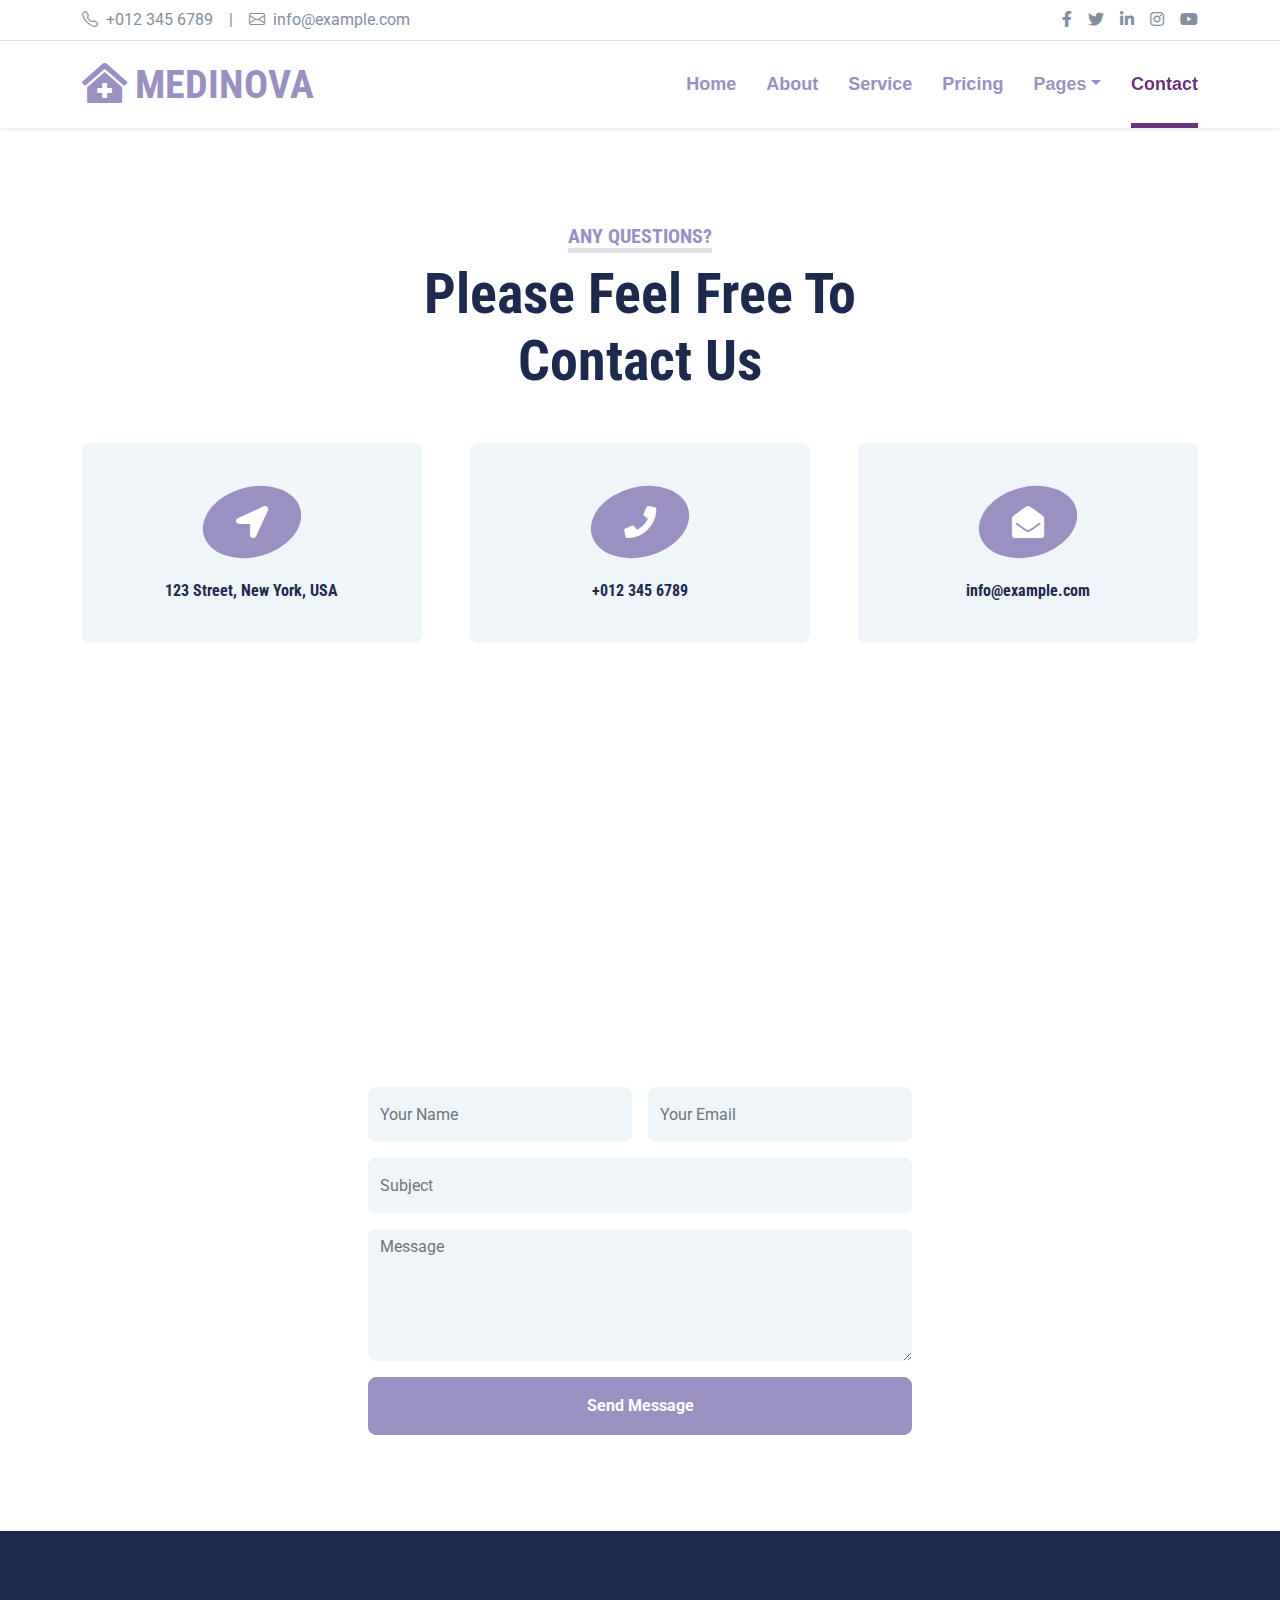
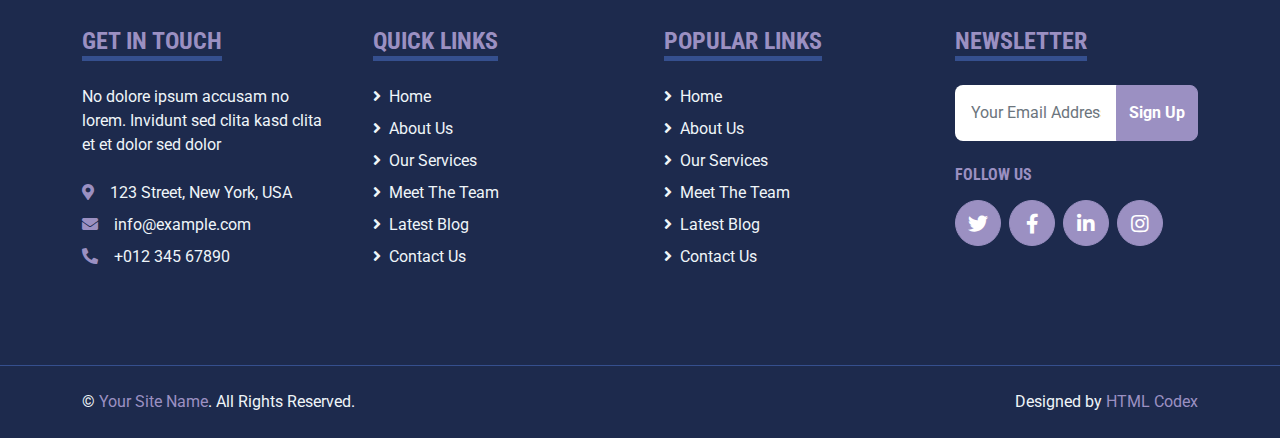
<file: contact.html>
<!DOCTYPE html>
<html lang="en">

<head>
    <meta charset="utf-8">
    <title>MEDINOVA - Hospital Website Template</title>
    <meta content="width=device-width, initial-scale=1.0" name="viewport">
    <meta content="Free HTML Templates" name="keywords">
    <meta content="Free HTML Templates" name="description">

    <!-- Favicon -->
    <link href="img/favicon.ico" rel="icon">

    <!-- Google Web Fonts -->
    <link rel="preconnect" href="https://fonts.gstatic.com">
    <link href="https://fonts.googleapis.com/css2?family=Roboto+Condensed:wght@400;700&family=Roboto:wght@400;700&display=swap" rel="stylesheet">  

    <!-- Icon Font Stylesheet -->
    <link href="https://cdnjs.cloudflare.com/ajax/libs/font-awesome/5.15.0/css/all.min.css" rel="stylesheet">
    <link href="https://cdn.jsdelivr.net/npm/bootstrap-icons@1.4.1/font/bootstrap-icons.css" rel="stylesheet">

    <!-- Libraries Stylesheet -->
    <link href="lib/owlcarousel/assets/owl.carousel.min.css" rel="stylesheet">
    <link href="lib/tempusdominus/css/tempusdominus-bootstrap-4.min.css" rel="stylesheet" />

    <!-- Customized Bootstrap Stylesheet -->
    <link href="css/bootstrap.min.css" rel="stylesheet">

    <!-- Template Stylesheet -->
    <link href="css/style.css" rel="stylesheet">
</head>

<body>
    <!-- Topbar Start -->
    <div class="container-fluid py-2 border-bottom d-none d-lg-block">
        <div class="container">
            <div class="row">
                <div class="col-md-6 text-center text-lg-start mb-2 mb-lg-0">
                    <div class="d-inline-flex align-items-center">
                        <a class="text-decoration-none text-body pe-3" href=""><i class="bi bi-telephone me-2"></i>+012 345 6789</a>
                        <span class="text-body">|</span>
                        <a class="text-decoration-none text-body px-3" href=""><i class="bi bi-envelope me-2"></i>info@example.com</a>
                    </div>
                </div>
                <div class="col-md-6 text-center text-lg-end">
                    <div class="d-inline-flex align-items-center">
                        <a class="text-body px-2" href="">
                            <i class="fab fa-facebook-f"></i>
                        </a>
                        <a class="text-body px-2" href="">
                            <i class="fab fa-twitter"></i>
                        </a>
                        <a class="text-body px-2" href="">
                            <i class="fab fa-linkedin-in"></i>
                        </a>
                        <a class="text-body px-2" href="">
                            <i class="fab fa-instagram"></i>
                        </a>
                        <a class="text-body ps-2" href="">
                            <i class="fab fa-youtube"></i>
                        </a>
                    </div>
                </div>
            </div>
        </div>
    </div>
    <!-- Topbar End -->


    <!-- Navbar Start -->
    <div class="container-fluid sticky-top bg-white shadow-sm mb-5">
        <div class="container">
            <nav class="navbar navbar-expand-lg bg-white navbar-light py-3 py-lg-0">
                <a href="index.html" class="navbar-brand">
                    <h1 class="m-0 text-uppercase text-primary"><i class="fa fa-clinic-medical me-2"></i>Medinova</h1>
                </a>
                <button class="navbar-toggler" type="button" data-bs-toggle="collapse" data-bs-target="#navbarCollapse">
                    <span class="navbar-toggler-icon"></span>
                </button>
                <div class="collapse navbar-collapse" id="navbarCollapse">
                    <div class="navbar-nav ms-auto py-0">
                        <a href="index.html" class="nav-item nav-link">Home</a>
                        <a href="about.html" class="nav-item nav-link">About</a>
                        <a href="service.html" class="nav-item nav-link">Service</a>
                        <a href="price.html" class="nav-item nav-link">Pricing</a>
                        <div class="nav-item dropdown">
                            <a href="#" class="nav-link dropdown-toggle" data-bs-toggle="dropdown">Pages</a>
                            <div class="dropdown-menu m-0">
                                <a href="blog.html" class="dropdown-item">Blog Grid</a>
                                <a href="detail.html" class="dropdown-item">Blog Detail</a>
                                <a href="team.html" class="dropdown-item">The Team</a>
                                <a href="testimonial.html" class="dropdown-item">Testimonial</a>
                                <a href="appointment.html" class="dropdown-item">Appointment</a>
                                <a href="search.html" class="dropdown-item">Search</a>
                            </div>
                        </div>
                        <a href="contact.html" class="nav-item nav-link active">Contact</a>
                    </div>
                </div>
            </nav>
        </div>
    </div>
    <!-- Navbar End -->


    <!-- Contact Start -->
    <div class="container-fluid pt-5">
        <div class="container">
            <div class="text-center mx-auto mb-5" style="max-width: 500px;">
                <h5 class="d-inline-block text-primary text-uppercase border-bottom border-5">Any Questions?</h5>
                <h1 class="display-4">Please Feel Free To Contact Us</h1>
            </div>
            <div class="row g-5 mb-5">
                <div class="col-lg-4">
                    <div class="bg-light rounded d-flex flex-column align-items-center justify-content-center text-center" style="height: 200px;">
                        <div class="d-flex align-items-center justify-content-center bg-primary rounded-circle mb-4" style="width: 100px; height: 70px; transform: rotate(-15deg);">
                            <i class="fa fa-2x fa-location-arrow text-white" style="transform: rotate(15deg);"></i>
                        </div>
                        <h6 class="mb-0">123 Street, New York, USA</h6>
                    </div>
                </div>
                <div class="col-lg-4">
                    <div class="bg-light rounded d-flex flex-column align-items-center justify-content-center text-center" style="height: 200px;">
                        <div class="d-flex align-items-center justify-content-center bg-primary rounded-circle mb-4" style="width: 100px; height: 70px; transform: rotate(-15deg);">
                            <i class="fa fa-2x fa-phone text-white" style="transform: rotate(15deg);"></i>
                        </div>
                        <h6 class="mb-0">+012 345 6789</h6>
                    </div>
                </div>
                <div class="col-lg-4">
                    <div class="bg-light rounded d-flex flex-column align-items-center justify-content-center text-center" style="height: 200px;">
                        <div class="d-flex align-items-center justify-content-center bg-primary rounded-circle mb-4" style="width: 100px; height: 70px; transform: rotate(-15deg);">
                            <i class="fa fa-2x fa-envelope-open text-white" style="transform: rotate(15deg);"></i>
                        </div>
                        <h6 class="mb-0">info@example.com</h6>
                    </div>
                </div>
            </div>
            <div class="row">
                <div class="col-12" style="height: 500px;">
                    <div class="position-relative h-100">
                        <iframe class="position-relative w-100 h-100"
                            src="https://www.google.com/maps/embed?pb=!1m18!1m12!1m3!1d3001156.4288297426!2d-78.01371936852176!3d42.72876761954724!2m3!1f0!2f0!3f0!3m2!1i1024!2i768!4f13.1!3m3!1m2!1s0x4ccc4bf0f123a5a9%3A0xddcfc6c1de189567!2sNew%20York%2C%20USA!5e0!3m2!1sen!2sbd!4v1603794290143!5m2!1sen!2sbd"
                            frameborder="0" style="border:0;" allowfullscreen="" aria-hidden="false"
                            tabindex="0"></iframe>
                    </div>
                </div>
            </div>
            <div class="row justify-content-center position-relative" style="margin-top: -200px; z-index: 1;">
                <div class="col-lg-8">
                    <div class="bg-white rounded p-5 m-5 mb-0">
                        <form>
                            <div class="row g-3">
                                <div class="col-12 col-sm-6">
                                    <input type="text" class="form-control bg-light border-0" placeholder="Your Name" style="height: 55px;">
                                </div>
                                <div class="col-12 col-sm-6">
                                    <input type="email" class="form-control bg-light border-0" placeholder="Your Email" style="height: 55px;">
                                </div>
                                <div class="col-12">
                                    <input type="text" class="form-control bg-light border-0" placeholder="Subject" style="height: 55px;">
                                </div>
                                <div class="col-12">
                                    <textarea class="form-control bg-light border-0" rows="5" placeholder="Message"></textarea>
                                </div>
                                <div class="col-12">
                                    <button class="btn btn-primary w-100 py-3" type="submit">Send Message</button>
                                </div>
                            </div>
                        </form>
                    </div>
                </div>
            </div>
        </div>
    </div>
    <!-- Contact End -->


    <!-- Footer Start -->
    <div class="container-fluid bg-dark text-light mt-5 py-5">
        <div class="container py-5">
            <div class="row g-5">
                <div class="col-lg-3 col-md-6">
                    <h4 class="d-inline-block text-primary text-uppercase border-bottom border-5 border-secondary mb-4">Get In Touch</h4>
                    <p class="mb-4">No dolore ipsum accusam no lorem. Invidunt sed clita kasd clita et et dolor sed dolor</p>
                    <p class="mb-2"><i class="fa fa-map-marker-alt text-primary me-3"></i>123 Street, New York, USA</p>
                    <p class="mb-2"><i class="fa fa-envelope text-primary me-3"></i>info@example.com</p>
                    <p class="mb-0"><i class="fa fa-phone-alt text-primary me-3"></i>+012 345 67890</p>
                </div>
                <div class="col-lg-3 col-md-6">
                    <h4 class="d-inline-block text-primary text-uppercase border-bottom border-5 border-secondary mb-4">Quick Links</h4>
                    <div class="d-flex flex-column justify-content-start">
                        <a class="text-light mb-2" href="#"><i class="fa fa-angle-right me-2"></i>Home</a>
                        <a class="text-light mb-2" href="#"><i class="fa fa-angle-right me-2"></i>About Us</a>
                        <a class="text-light mb-2" href="#"><i class="fa fa-angle-right me-2"></i>Our Services</a>
                        <a class="text-light mb-2" href="#"><i class="fa fa-angle-right me-2"></i>Meet The Team</a>
                        <a class="text-light mb-2" href="#"><i class="fa fa-angle-right me-2"></i>Latest Blog</a>
                        <a class="text-light" href="#"><i class="fa fa-angle-right me-2"></i>Contact Us</a>
                    </div>
                </div>
                <div class="col-lg-3 col-md-6">
                    <h4 class="d-inline-block text-primary text-uppercase border-bottom border-5 border-secondary mb-4">Popular Links</h4>
                    <div class="d-flex flex-column justify-content-start">
                        <a class="text-light mb-2" href="#"><i class="fa fa-angle-right me-2"></i>Home</a>
                        <a class="text-light mb-2" href="#"><i class="fa fa-angle-right me-2"></i>About Us</a>
                        <a class="text-light mb-2" href="#"><i class="fa fa-angle-right me-2"></i>Our Services</a>
                        <a class="text-light mb-2" href="#"><i class="fa fa-angle-right me-2"></i>Meet The Team</a>
                        <a class="text-light mb-2" href="#"><i class="fa fa-angle-right me-2"></i>Latest Blog</a>
                        <a class="text-light" href="#"><i class="fa fa-angle-right me-2"></i>Contact Us</a>
                    </div>
                </div>
                <div class="col-lg-3 col-md-6">
                    <h4 class="d-inline-block text-primary text-uppercase border-bottom border-5 border-secondary mb-4">Newsletter</h4>
                    <form action="">
                        <div class="input-group">
                            <input type="text" class="form-control p-3 border-0" placeholder="Your Email Address">
                            <button class="btn btn-primary">Sign Up</button>
                        </div>
                    </form>
                    <h6 class="text-primary text-uppercase mt-4 mb-3">Follow Us</h6>
                    <div class="d-flex">
                        <a class="btn btn-lg btn-primary btn-lg-square rounded-circle me-2" href="#"><i class="fab fa-twitter"></i></a>
                        <a class="btn btn-lg btn-primary btn-lg-square rounded-circle me-2" href="#"><i class="fab fa-facebook-f"></i></a>
                        <a class="btn btn-lg btn-primary btn-lg-square rounded-circle me-2" href="#"><i class="fab fa-linkedin-in"></i></a>
                        <a class="btn btn-lg btn-primary btn-lg-square rounded-circle" href="#"><i class="fab fa-instagram"></i></a>
                    </div>
                </div>
            </div>
        </div>
    </div>
    <div class="container-fluid bg-dark text-light border-top border-secondary py-4">
        <div class="container">
            <div class="row g-5">
                <div class="col-md-6 text-center text-md-start">
                    <p class="mb-md-0">&copy; <a class="text-primary" href="#">Your Site Name</a>. All Rights Reserved.</p>
                </div>
                <div class="col-md-6 text-center text-md-end">
                    <p class="mb-0">Designed by <a class="text-primary" href="https://htmlcodex.com">HTML Codex</a></p>
                </div>
            </div>
        </div>
    </div>
    <!-- Footer End -->


    <!-- Back to Top -->
    <a href="#" class="btn btn-lg btn-primary btn-lg-square back-to-top"><i class="bi bi-arrow-up"></i></a>


    <!-- JavaScript Libraries -->
    <script src="https://code.jquery.com/jquery-3.4.1.min.js"></script>
    <script src="https://cdn.jsdelivr.net/npm/bootstrap@5.0.0/dist/js/bootstrap.bundle.min.js"></script>
    <script src="lib/easing/easing.min.js"></script>
    <script src="lib/waypoints/waypoints.min.js"></script>
    <script src="lib/owlcarousel/owl.carousel.min.js"></script>
    <script src="lib/tempusdominus/js/moment.min.js"></script>
    <script src="lib/tempusdominus/js/moment-timezone.min.js"></script>
    <script src="lib/tempusdominus/js/tempusdominus-bootstrap-4.min.js"></script>

    <!-- Template Javascript -->
    <script src="js/main.js"></script>
</body>

</html>
</file>
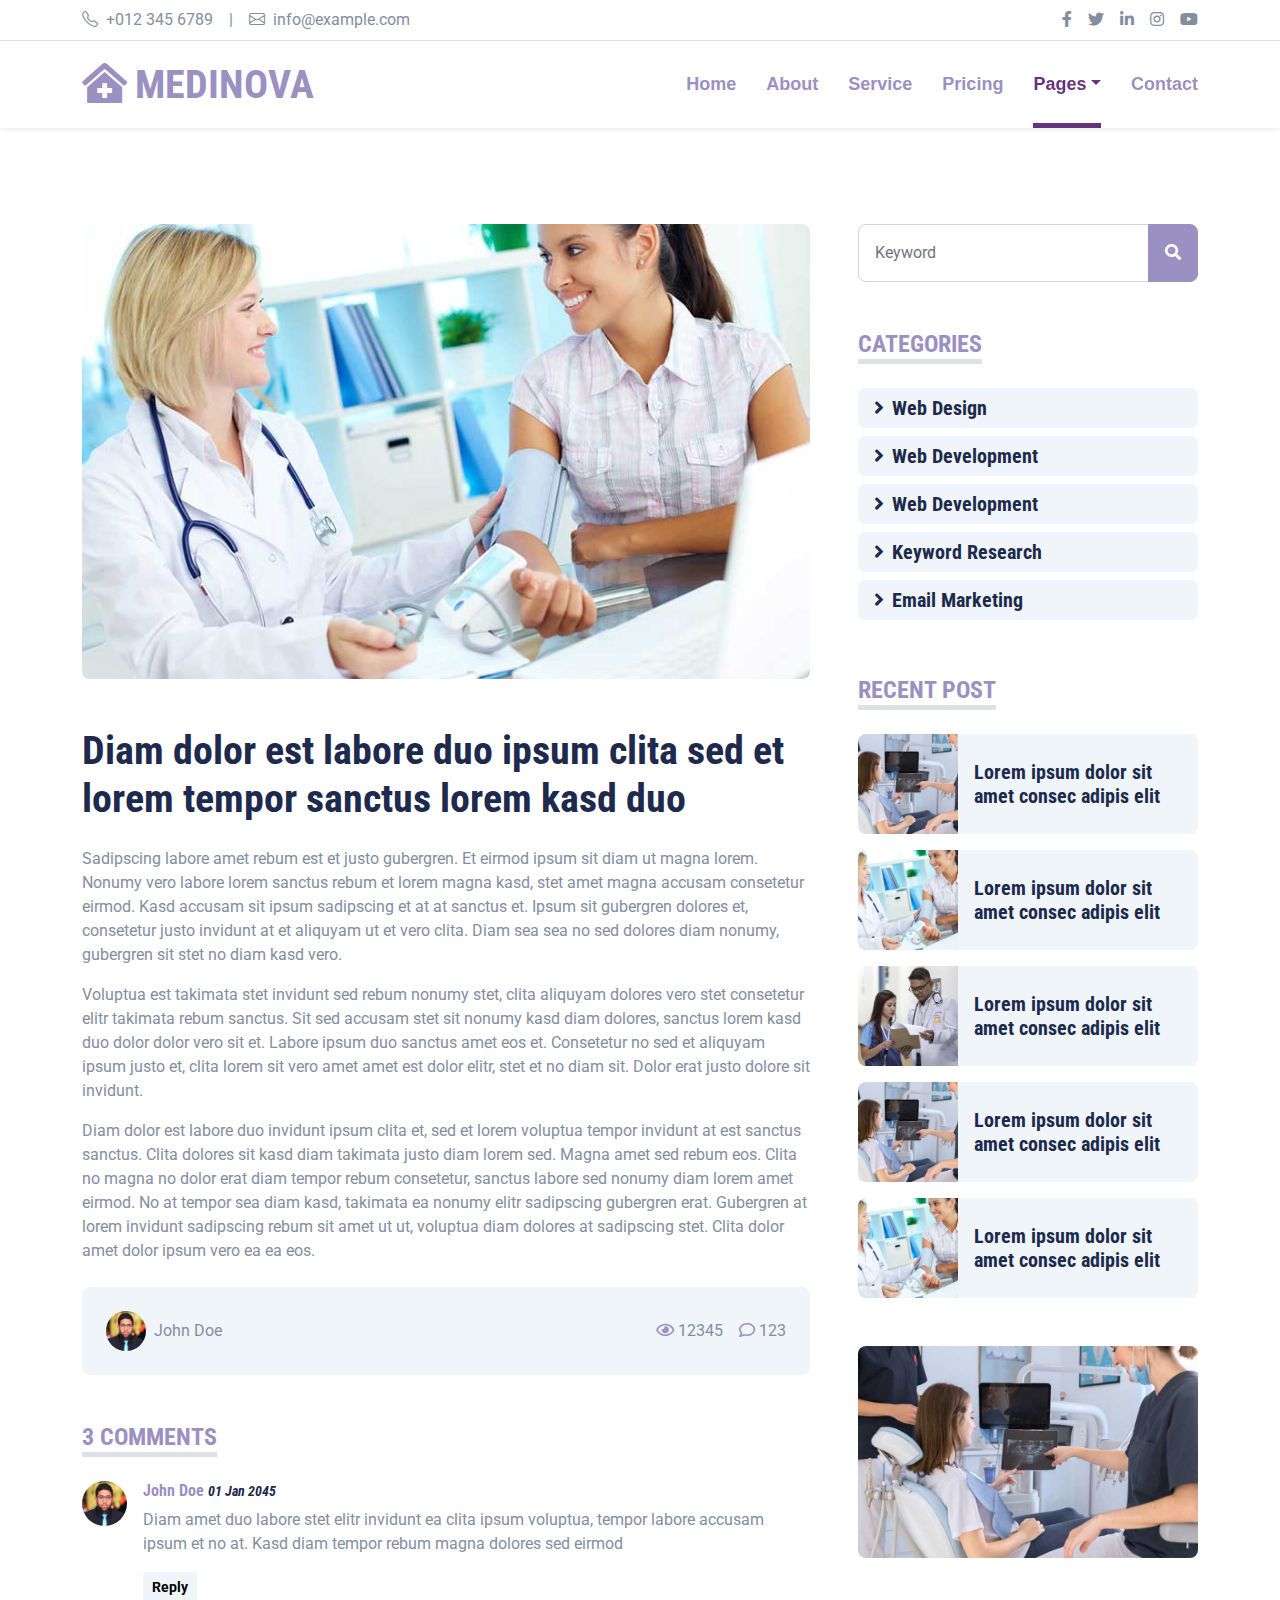
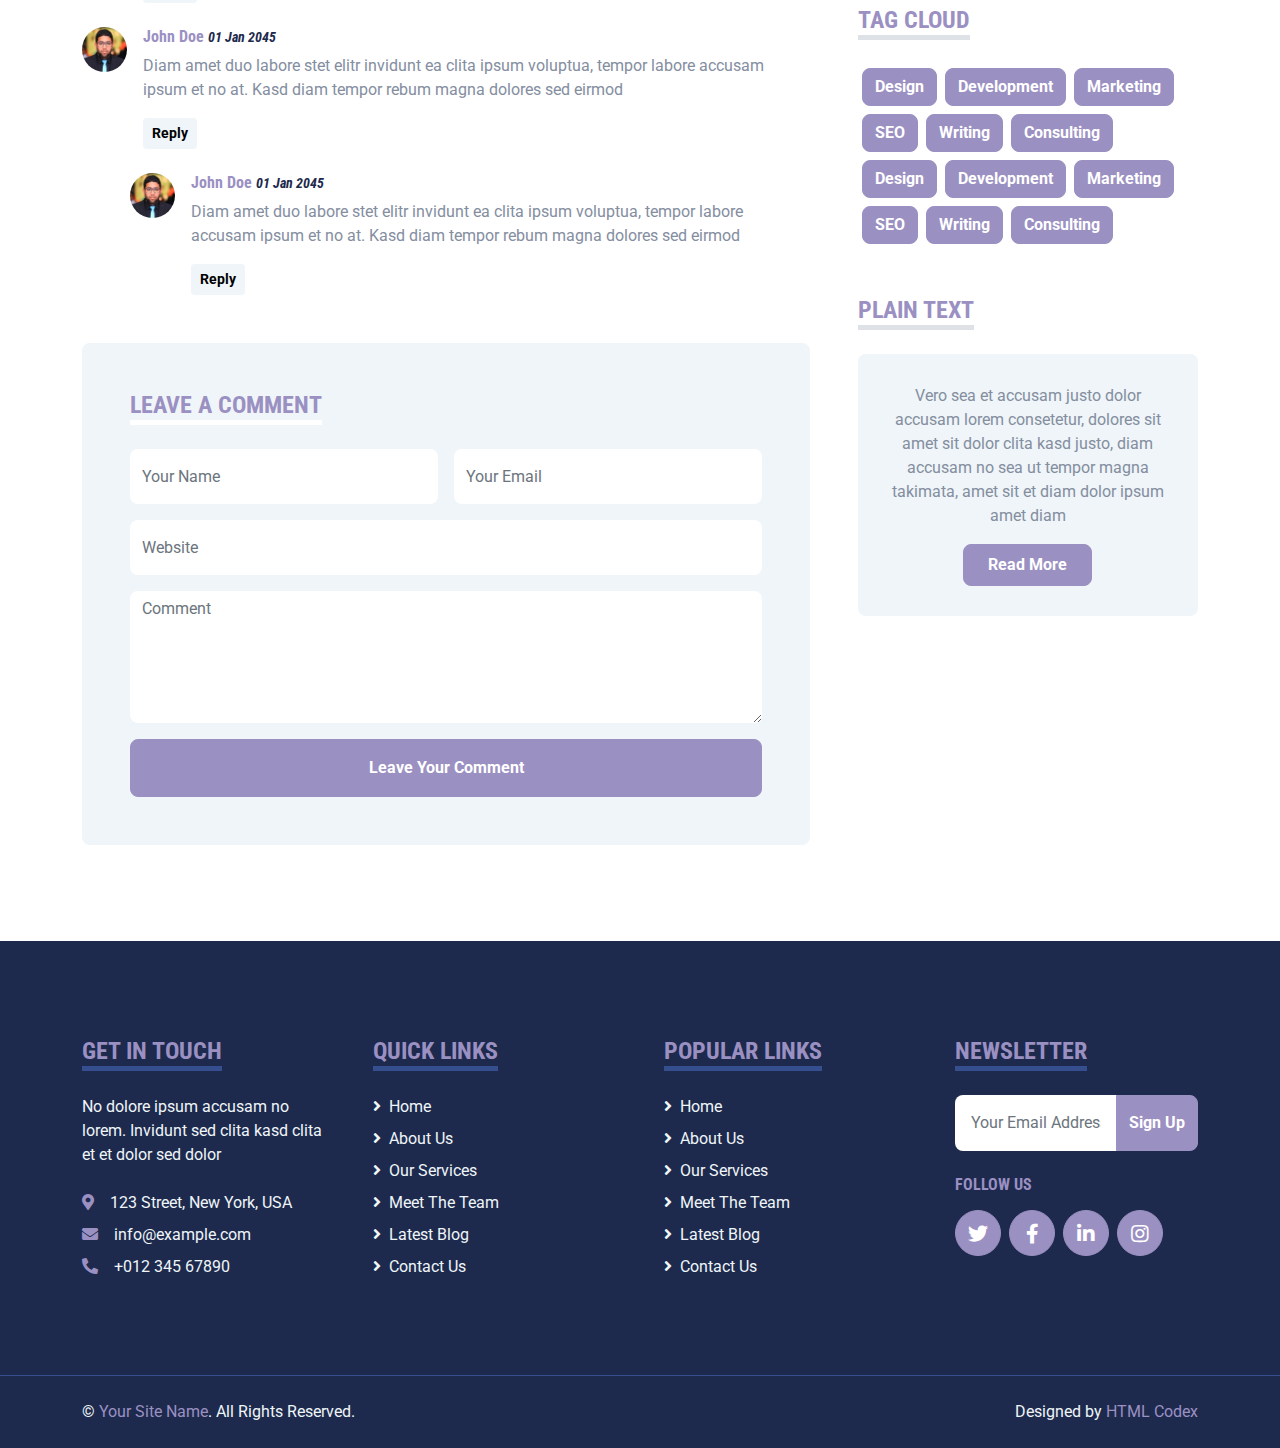
<file: detail.html>
<!DOCTYPE html>
<html lang="en">

<head>
    <meta charset="utf-8">
    <title>MEDINOVA - Hospital Website Template</title>
    <meta content="width=device-width, initial-scale=1.0" name="viewport">
    <meta content="Free HTML Templates" name="keywords">
    <meta content="Free HTML Templates" name="description">

    <!-- Favicon -->
    <link href="img/favicon.ico" rel="icon">

    <!-- Google Web Fonts -->
    <link rel="preconnect" href="https://fonts.gstatic.com">
    <link href="https://fonts.googleapis.com/css2?family=Roboto+Condensed:wght@400;700&family=Roboto:wght@400;700&display=swap" rel="stylesheet">  

    <!-- Icon Font Stylesheet -->
    <link href="https://cdnjs.cloudflare.com/ajax/libs/font-awesome/5.15.0/css/all.min.css" rel="stylesheet">
    <link href="https://cdn.jsdelivr.net/npm/bootstrap-icons@1.4.1/font/bootstrap-icons.css" rel="stylesheet">

    <!-- Libraries Stylesheet -->
    <link href="lib/owlcarousel/assets/owl.carousel.min.css" rel="stylesheet">
    <link href="lib/tempusdominus/css/tempusdominus-bootstrap-4.min.css" rel="stylesheet" />

    <!-- Customized Bootstrap Stylesheet -->
    <link href="css/bootstrap.min.css" rel="stylesheet">

    <!-- Template Stylesheet -->
    <link href="css/style.css" rel="stylesheet">
</head>

<body>
    <!-- Topbar Start -->
    <div class="container-fluid py-2 border-bottom d-none d-lg-block">
        <div class="container">
            <div class="row">
                <div class="col-md-6 text-center text-lg-start mb-2 mb-lg-0">
                    <div class="d-inline-flex align-items-center">
                        <a class="text-decoration-none text-body pe-3" href=""><i class="bi bi-telephone me-2"></i>+012 345 6789</a>
                        <span class="text-body">|</span>
                        <a class="text-decoration-none text-body px-3" href=""><i class="bi bi-envelope me-2"></i>info@example.com</a>
                    </div>
                </div>
                <div class="col-md-6 text-center text-lg-end">
                    <div class="d-inline-flex align-items-center">
                        <a class="text-body px-2" href="">
                            <i class="fab fa-facebook-f"></i>
                        </a>
                        <a class="text-body px-2" href="">
                            <i class="fab fa-twitter"></i>
                        </a>
                        <a class="text-body px-2" href="">
                            <i class="fab fa-linkedin-in"></i>
                        </a>
                        <a class="text-body px-2" href="">
                            <i class="fab fa-instagram"></i>
                        </a>
                        <a class="text-body ps-2" href="">
                            <i class="fab fa-youtube"></i>
                        </a>
                    </div>
                </div>
            </div>
        </div>
    </div>
    <!-- Topbar End -->


    <!-- Navbar Start -->
    <div class="container-fluid sticky-top bg-white shadow-sm mb-5">
        <div class="container">
            <nav class="navbar navbar-expand-lg bg-white navbar-light py-3 py-lg-0">
                <a href="index.html" class="navbar-brand">
                    <h1 class="m-0 text-uppercase text-primary"><i class="fa fa-clinic-medical me-2"></i>Medinova</h1>
                </a>
                <button class="navbar-toggler" type="button" data-bs-toggle="collapse" data-bs-target="#navbarCollapse">
                    <span class="navbar-toggler-icon"></span>
                </button>
                <div class="collapse navbar-collapse" id="navbarCollapse">
                    <div class="navbar-nav ms-auto py-0">
                        <a href="index.html" class="nav-item nav-link">Home</a>
                        <a href="about.html" class="nav-item nav-link">About</a>
                        <a href="service.html" class="nav-item nav-link">Service</a>
                        <a href="price.html" class="nav-item nav-link">Pricing</a>
                        <div class="nav-item dropdown">
                            <a href="#" class="nav-link dropdown-toggle active" data-bs-toggle="dropdown">Pages</a>
                            <div class="dropdown-menu m-0">
                                <a href="blog.html" class="dropdown-item">Blog Grid</a>
                                <a href="detail.html" class="dropdown-item active">Blog Detail</a>
                                <a href="team.html" class="dropdown-item">The Team</a>
                                <a href="testimonial.html" class="dropdown-item">Testimonial</a>
                                <a href="appointment.html" class="dropdown-item">Appointment</a>
                                <a href="search.html" class="dropdown-item">Search</a>
                            </div>
                        </div>
                        <a href="contact.html" class="nav-item nav-link">Contact</a>
                    </div>
                </div>
            </nav>
        </div>
    </div>
    <!-- Navbar End -->


    <!-- Blog Start -->
    <div class="container py-5">
        <div class="row g-5">
            <div class="col-lg-8">
                <!-- Blog Detail Start -->
                <div class="mb-5">
                    <img class="img-fluid w-100 rounded mb-5" src="img/blog-2.jpg" alt="">
                    <h1 class="mb-4">Diam dolor est labore duo ipsum clita sed et lorem tempor sanctus lorem kasd duo</h1>
                    <p>Sadipscing labore amet rebum est et justo gubergren. Et eirmod ipsum sit diam ut
                        magna lorem. Nonumy vero labore lorem sanctus rebum et lorem magna kasd, stet
                        amet magna accusam consetetur eirmod. Kasd accusam sit ipsum sadipscing et at at
                        sanctus et. Ipsum sit gubergren dolores et, consetetur justo invidunt at et
                        aliquyam ut et vero clita. Diam sea sea no sed dolores diam nonumy, gubergren
                        sit stet no diam kasd vero.</p>
                    <p>Voluptua est takimata stet invidunt sed rebum nonumy stet, clita aliquyam dolores
                        vero stet consetetur elitr takimata rebum sanctus. Sit sed accusam stet sit
                        nonumy kasd diam dolores, sanctus lorem kasd duo dolor dolor vero sit et. Labore
                        ipsum duo sanctus amet eos et. Consetetur no sed et aliquyam ipsum justo et,
                        clita lorem sit vero amet amet est dolor elitr, stet et no diam sit. Dolor erat
                        justo dolore sit invidunt.</p>
                    <p>Diam dolor est labore duo invidunt ipsum clita et, sed et lorem voluptua tempor
                        invidunt at est sanctus sanctus. Clita dolores sit kasd diam takimata justo diam
                        lorem sed. Magna amet sed rebum eos. Clita no magna no dolor erat diam tempor
                        rebum consetetur, sanctus labore sed nonumy diam lorem amet eirmod. No at tempor
                        sea diam kasd, takimata ea nonumy elitr sadipscing gubergren erat. Gubergren at
                        lorem invidunt sadipscing rebum sit amet ut ut, voluptua diam dolores at
                        sadipscing stet. Clita dolor amet dolor ipsum vero ea ea eos.</p>
                    <div class="d-flex justify-content-between bg-light rounded p-4 mt-4 mb-4">
                        <div class="d-flex align-items-center">
                            <img class="rounded-circle me-2" src="img/user.jpg" width="40" height="40" alt="">
                            <span>John Doe</span>
                        </div>
                        <div class="d-flex align-items-center">
                            <span class="ms-3"><i class="far fa-eye text-primary me-1"></i>12345</span>
                            <span class="ms-3"><i class="far fa-comment text-primary me-1"></i>123</span>
                        </div>
                    </div>
                </div>
                <!-- Blog Detail End -->

                <!-- Comment List Start -->
                <div class="mb-5">
                    <h4 class="d-inline-block text-primary text-uppercase border-bottom border-5 mb-4">3 Comments</h4>
                    <div class="d-flex mb-4">
                        <img src="img/user.jpg" class="img-fluid rounded-circle" style="width: 45px; height: 45px;">
                        <div class="ps-3">
                            <h6><a href="">John Doe</a> <small><i>01 Jan 2045</i></small></h6>
                            <p>Diam amet duo labore stet elitr invidunt ea clita ipsum voluptua, tempor labore
                                accusam ipsum et no at. Kasd diam tempor rebum magna dolores sed eirmod</p>
                            <button class="btn btn-sm btn-light">Reply</button>
                        </div>
                    </div>
                    <div class="d-flex mb-4">
                        <img src="img/user.jpg" class="img-fluid rounded-circle" style="width: 45px; height: 45px;">
                        <div class="ps-3">
                            <h6><a href="">John Doe</a> <small><i>01 Jan 2045</i></small></h6>
                            <p>Diam amet duo labore stet elitr invidunt ea clita ipsum voluptua, tempor labore
                                accusam ipsum et no at. Kasd diam tempor rebum magna dolores sed eirmod</p>
                            <button class="btn btn-sm btn-light">Reply</button>
                        </div>
                    </div>
                    <div class="d-flex ms-5 mb-4">
                        <img src="img/user.jpg" class="img-fluid rounded-circle" style="width: 45px; height: 45px;">
                        <div class="ps-3">
                            <h6><a href="">John Doe</a> <small><i>01 Jan 2045</i></small></h6>
                            <p>Diam amet duo labore stet elitr invidunt ea clita ipsum voluptua, tempor labore
                                accusam ipsum et no at. Kasd diam tempor rebum magna dolores sed eirmod</p>
                            <button class="btn btn-sm btn-light">Reply</button>
                        </div>
                    </div>
                </div>
                <!-- Comment List End -->

                <!-- Comment Form Start -->
                <div class="bg-light rounded p-5">
                    <h4 class="d-inline-block text-primary text-uppercase border-bottom border-5 border-white mb-4">Leave a comment</h4>
                    <form>
                        <div class="row g-3">
                            <div class="col-12 col-sm-6">
                                <input type="text" class="form-control bg-white border-0" placeholder="Your Name" style="height: 55px;">
                            </div>
                            <div class="col-12 col-sm-6">
                                <input type="email" class="form-control bg-white border-0" placeholder="Your Email" style="height: 55px;">
                            </div>
                            <div class="col-12">
                                <input type="text" class="form-control bg-white border-0" placeholder="Website" style="height: 55px;">
                            </div>
                            <div class="col-12">
                                <textarea class="form-control bg-white border-0" rows="5" placeholder="Comment"></textarea>
                            </div>
                            <div class="col-12">
                                <button class="btn btn-primary w-100 py-3" type="submit">Leave Your Comment</button>
                            </div>
                        </div>
                    </form>
                </div>
                <!-- Comment Form End -->
            </div>

            <!-- Sidebar Start -->
            <div class="col-lg-4">
                <!-- Search Form Start -->
                <div class="mb-5">
                    <div class="input-group">
                        <input type="text" class="form-control p-3" placeholder="Keyword">
                        <button class="btn btn-primary px-3"><i class="fa fa-search"></i></button>
                    </div>
                </div>
                <!-- Search Form End -->

                <!-- Category Start -->
                <div class="mb-5">
                    <h4 class="d-inline-block text-primary text-uppercase border-bottom border-5 mb-4">Categories</h4>
                    <div class="d-flex flex-column justify-content-start">
                        <a class="h5 bg-light rounded py-2 px-3 mb-2" href="#"><i class="fa fa-angle-right me-2"></i>Web Design</a>
                        <a class="h5 bg-light rounded py-2 px-3 mb-2" href="#"><i class="fa fa-angle-right me-2"></i>Web Development</a>
                        <a class="h5 bg-light rounded py-2 px-3 mb-2" href="#"><i class="fa fa-angle-right me-2"></i>Web Development</a>
                        <a class="h5 bg-light rounded py-2 px-3 mb-2" href="#"><i class="fa fa-angle-right me-2"></i>Keyword Research</a>
                        <a class="h5 bg-light rounded py-2 px-3 mb-2" href="#"><i class="fa fa-angle-right me-2"></i>Email Marketing</a>
                    </div>
                </div>
                <!-- Category End -->

                <!-- Recent Post Start -->
                <div class="mb-5">
                    <h4 class="d-inline-block text-primary text-uppercase border-bottom border-5 mb-4">Recent Post</h4>
                    <div class="d-flex rounded overflow-hidden mb-3">
                        <img class="img-fluid" src="img/blog-1.jpg" style="width: 100px; height: 100px; object-fit: cover;" alt="">
                        <a href="" class="h5 d-flex align-items-center bg-light px-3 mb-0">Lorem ipsum dolor sit amet consec adipis elit
                        </a>
                    </div>
                    <div class="d-flex rounded overflow-hidden mb-3">
                        <img class="img-fluid" src="img/blog-2.jpg" style="width: 100px; height: 100px; object-fit: cover;" alt="">
                        <a href="" class="h5 d-flex align-items-center bg-light px-3 mb-0">Lorem ipsum dolor sit amet consec adipis elit
                        </a>
                    </div>
                    <div class="d-flex rounded overflow-hidden mb-3">
                        <img class="img-fluid" src="img/blog-3.jpg" style="width: 100px; height: 100px; object-fit: cover;" alt="">
                        <a href="" class="h5 d-flex align-items-center bg-light px-3 mb-0">Lorem ipsum dolor sit amet consec adipis elit
                        </a>
                    </div>
                    <div class="d-flex rounded overflow-hidden mb-3">
                        <img class="img-fluid" src="img/blog-1.jpg" style="width: 100px; height: 100px; object-fit: cover;" alt="">
                        <a href="" class="h5 d-flex align-items-center bg-light px-3 mb-0">Lorem ipsum dolor sit amet consec adipis elit
                        </a>
                    </div>
                    <div class="d-flex rounded overflow-hidden mb-3">
                        <img class="img-fluid" src="img/blog-2.jpg" style="width: 100px; height: 100px; object-fit: cover;" alt="">
                        <a href="" class="h5 d-flex align-items-center bg-light px-3 mb-0">Lorem ipsum dolor sit amet consec adipis elit
                        </a>
                    </div>
                </div>
                <!-- Recent Post End -->

                <!-- Image Start -->
                <div class="mb-5">
                    <img src="img/blog-1.jpg" alt="" class="img-fluid rounded">
                </div>
                <!-- Image End -->

                <!-- Tags Start -->
                <div class="mb-5">
                    <h4 class="d-inline-block text-primary text-uppercase border-bottom border-5 mb-4">Tag Cloud</h4>
                    <div class="d-flex flex-wrap m-n1">
                        <a href="" class="btn btn-primary m-1">Design</a>
                        <a href="" class="btn btn-primary m-1">Development</a>
                        <a href="" class="btn btn-primary m-1">Marketing</a>
                        <a href="" class="btn btn-primary m-1">SEO</a>
                        <a href="" class="btn btn-primary m-1">Writing</a>
                        <a href="" class="btn btn-primary m-1">Consulting</a>
                        <a href="" class="btn btn-primary m-1">Design</a>
                        <a href="" class="btn btn-primary m-1">Development</a>
                        <a href="" class="btn btn-primary m-1">Marketing</a>
                        <a href="" class="btn btn-primary m-1">SEO</a>
                        <a href="" class="btn btn-primary m-1">Writing</a>
                        <a href="" class="btn btn-primary m-1">Consulting</a>
                    </div>
                </div>
                <!-- Tags End -->

                <!-- Plain Text Start -->
                <div>
                    <h4 class="d-inline-block text-primary text-uppercase border-bottom border-5 mb-4">Plain Text</h4>
                    <div class="bg-light rounded text-center" style="padding: 30px;">
                        <p>Vero sea et accusam justo dolor accusam lorem consetetur, dolores sit amet sit dolor clita kasd justo, diam accusam no sea ut tempor magna takimata, amet sit et diam dolor ipsum amet diam</p>
                        <a href="" class="btn btn-primary py-2 px-4">Read More</a>
                    </div>
                </div>
                <!-- Plain Text End -->
            </div>
            <!-- Sidebar End -->
        </div>
    </div>
    <!-- Blog End -->


    <!-- Footer Start -->
    <div class="container-fluid bg-dark text-light mt-5 py-5">
        <div class="container py-5">
            <div class="row g-5">
                <div class="col-lg-3 col-md-6">
                    <h4 class="d-inline-block text-primary text-uppercase border-bottom border-5 border-secondary mb-4">Get In Touch</h4>
                    <p class="mb-4">No dolore ipsum accusam no lorem. Invidunt sed clita kasd clita et et dolor sed dolor</p>
                    <p class="mb-2"><i class="fa fa-map-marker-alt text-primary me-3"></i>123 Street, New York, USA</p>
                    <p class="mb-2"><i class="fa fa-envelope text-primary me-3"></i>info@example.com</p>
                    <p class="mb-0"><i class="fa fa-phone-alt text-primary me-3"></i>+012 345 67890</p>
                </div>
                <div class="col-lg-3 col-md-6">
                    <h4 class="d-inline-block text-primary text-uppercase border-bottom border-5 border-secondary mb-4">Quick Links</h4>
                    <div class="d-flex flex-column justify-content-start">
                        <a class="text-light mb-2" href="#"><i class="fa fa-angle-right me-2"></i>Home</a>
                        <a class="text-light mb-2" href="#"><i class="fa fa-angle-right me-2"></i>About Us</a>
                        <a class="text-light mb-2" href="#"><i class="fa fa-angle-right me-2"></i>Our Services</a>
                        <a class="text-light mb-2" href="#"><i class="fa fa-angle-right me-2"></i>Meet The Team</a>
                        <a class="text-light mb-2" href="#"><i class="fa fa-angle-right me-2"></i>Latest Blog</a>
                        <a class="text-light" href="#"><i class="fa fa-angle-right me-2"></i>Contact Us</a>
                    </div>
                </div>
                <div class="col-lg-3 col-md-6">
                    <h4 class="d-inline-block text-primary text-uppercase border-bottom border-5 border-secondary mb-4">Popular Links</h4>
                    <div class="d-flex flex-column justify-content-start">
                        <a class="text-light mb-2" href="#"><i class="fa fa-angle-right me-2"></i>Home</a>
                        <a class="text-light mb-2" href="#"><i class="fa fa-angle-right me-2"></i>About Us</a>
                        <a class="text-light mb-2" href="#"><i class="fa fa-angle-right me-2"></i>Our Services</a>
                        <a class="text-light mb-2" href="#"><i class="fa fa-angle-right me-2"></i>Meet The Team</a>
                        <a class="text-light mb-2" href="#"><i class="fa fa-angle-right me-2"></i>Latest Blog</a>
                        <a class="text-light" href="#"><i class="fa fa-angle-right me-2"></i>Contact Us</a>
                    </div>
                </div>
                <div class="col-lg-3 col-md-6">
                    <h4 class="d-inline-block text-primary text-uppercase border-bottom border-5 border-secondary mb-4">Newsletter</h4>
                    <form action="">
                        <div class="input-group">
                            <input type="text" class="form-control p-3 border-0" placeholder="Your Email Address">
                            <button class="btn btn-primary">Sign Up</button>
                        </div>
                    </form>
                    <h6 class="text-primary text-uppercase mt-4 mb-3">Follow Us</h6>
                    <div class="d-flex">
                        <a class="btn btn-lg btn-primary btn-lg-square rounded-circle me-2" href="#"><i class="fab fa-twitter"></i></a>
                        <a class="btn btn-lg btn-primary btn-lg-square rounded-circle me-2" href="#"><i class="fab fa-facebook-f"></i></a>
                        <a class="btn btn-lg btn-primary btn-lg-square rounded-circle me-2" href="#"><i class="fab fa-linkedin-in"></i></a>
                        <a class="btn btn-lg btn-primary btn-lg-square rounded-circle" href="#"><i class="fab fa-instagram"></i></a>
                    </div>
                </div>
            </div>
        </div>
    </div>
    <div class="container-fluid bg-dark text-light border-top border-secondary py-4">
        <div class="container">
            <div class="row g-5">
                <div class="col-md-6 text-center text-md-start">
                    <p class="mb-md-0">&copy; <a class="text-primary" href="#">Your Site Name</a>. All Rights Reserved.</p>
                </div>
                <div class="col-md-6 text-center text-md-end">
                    <p class="mb-0">Designed by <a class="text-primary" href="https://htmlcodex.com">HTML Codex</a></p>
                </div>
            </div>
        </div>
    </div>
    <!-- Footer End -->


    <!-- Back to Top -->
    <a href="#" class="btn btn-lg btn-primary btn-lg-square back-to-top"><i class="bi bi-arrow-up"></i></a>


    <!-- JavaScript Libraries -->
    <script src="https://code.jquery.com/jquery-3.4.1.min.js"></script>
    <script src="https://cdn.jsdelivr.net/npm/bootstrap@5.0.0/dist/js/bootstrap.bundle.min.js"></script>
    <script src="lib/easing/easing.min.js"></script>
    <script src="lib/waypoints/waypoints.min.js"></script>
    <script src="lib/owlcarousel/owl.carousel.min.js"></script>
    <script src="lib/tempusdominus/js/moment.min.js"></script>
    <script src="lib/tempusdominus/js/moment-timezone.min.js"></script>
    <script src="lib/tempusdominus/js/tempusdominus-bootstrap-4.min.js"></script>

    <!-- Template Javascript -->
    <script src="js/main.js"></script>
</body>

</html>
</file>
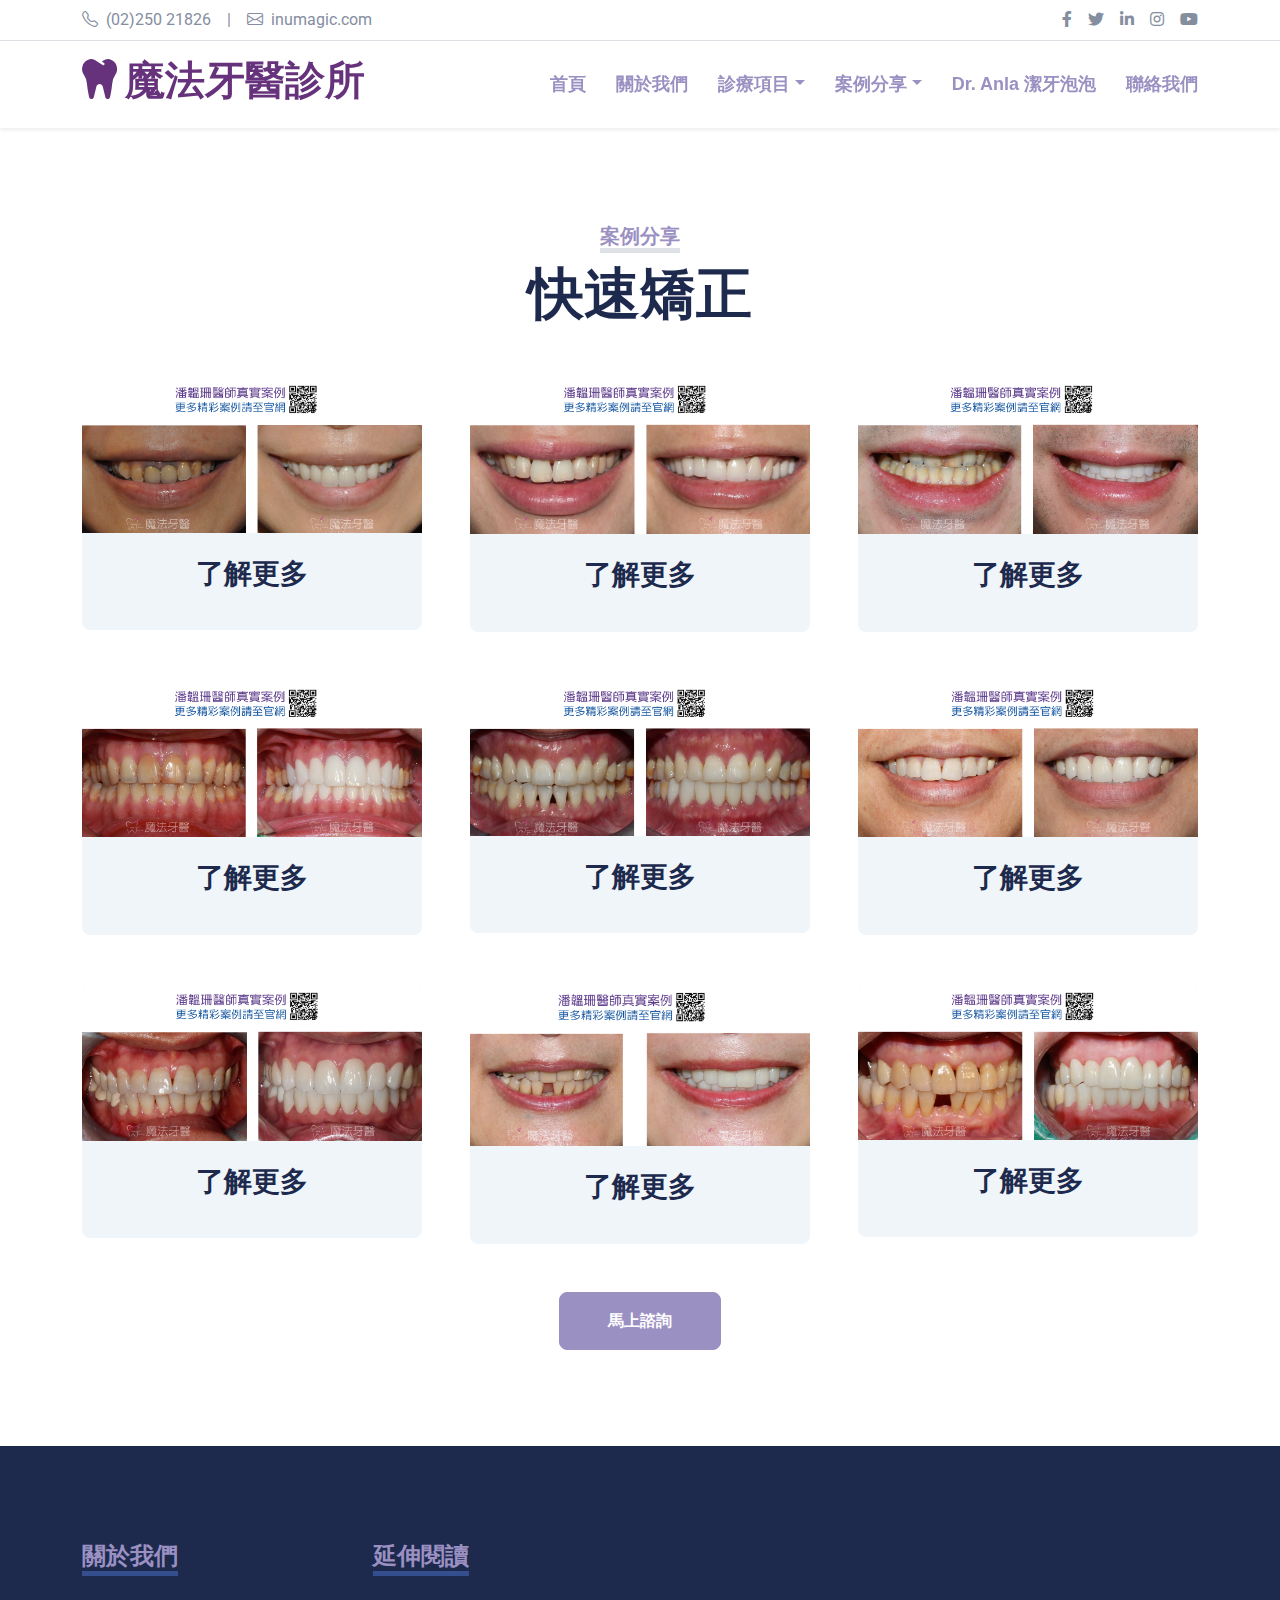
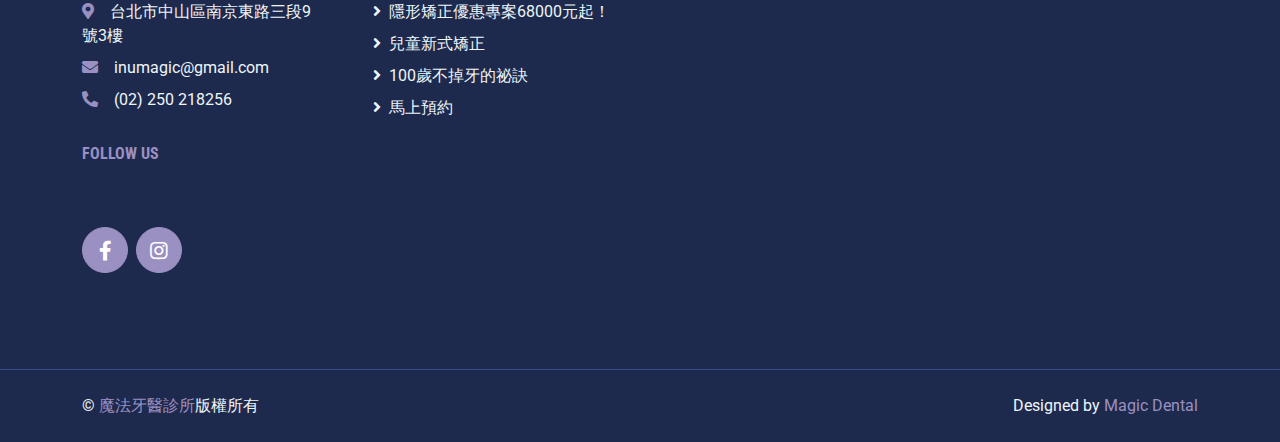
<file: fpccase.html>
<!DOCTYPE html>
<html lang="zh">

<head>
    <meta charset="utf-8">
    <title>魔法牙醫診所 | 快速矯正</title>
    <meta content="width=device-width, initial-scale=1.0" name="viewport">
    <meta content="快速矯正" name="keywords">
    <meta content="晶透全瓷牙冠，打造迷人微笑曲線" name="description">

    <!-- Favicon -->
    <link href="img/icon-logo.jpg" rel="icon">

    <!-- Google Web Fonts -->
    <link rel="preconnect" href="https://fonts.gstatic.com">
    <link href="https://fonts.googleapis.com/css2?family=Roboto+Condensed:wght@400;700&family=Roboto:wght@400;700&display=swap" rel="stylesheet">  

    <!-- Icon Font Stylesheet -->
    <link href="https://cdnjs.cloudflare.com/ajax/libs/font-awesome/5.15.0/css/all.min.css" rel="stylesheet">
    <link href="https://cdn.jsdelivr.net/npm/bootstrap-icons@1.4.1/font/bootstrap-icons.css" rel="stylesheet">

    <!-- Libraries Stylesheet -->
    <link href="lib/owlcarousel/assets/owl.carousel.min.css" rel="stylesheet">
    <link href="lib/tempusdominus/css/tempusdominus-bootstrap-4.min.css" rel="stylesheet" />

    <!-- Customized Bootstrap Stylesheet -->
    <link href="css/bootstrap.min.css" rel="stylesheet">

    <!-- Template Stylesheet -->
    <link href="css/style.css" rel="stylesheet">
</head>

<body>
    <!-- Topbar Start -->
    <div class="container-fluid py-2 border-bottom d-none d-lg-block">
        <div class="container">
            <div class="row">
                <div class="col-md-6 text-center text-lg-start mb-2 mb-lg-0">
                    <div class="d-inline-flex align-items-center">
                        <a class="text-decoration-none text-body pe-3" href=""><i class="bi bi-telephone me-2"></i>(02)250 21826</a>
                        <span class="text-body">|</span>
                        <a class="text-decoration-none text-body px-3" href=""><i class="bi bi-envelope me-2"></i>inumagic.com</a>
                    </div>
                </div>
                <div class="col-md-6 text-center text-lg-end">
                    <div class="d-inline-flex align-items-center">
                        <a class="text-body px-2" href="">
                            <i class="fab fa-facebook-f"></i>
                        </a>
                        <a class="text-body px-2" href="">
                            <i class="fab fa-twitter"></i>
                        </a>
                        <a class="text-body px-2" href="">
                            <i class="fab fa-linkedin-in"></i>
                        </a>
                        <a class="text-body px-2" href="">
                            <i class="fab fa-instagram"></i>
                        </a>
                        <a class="text-body ps-2" href="">
                            <i class="fab fa-youtube"></i>
                        </a>
                    </div>
                </div>
            </div>
        </div>
    </div>
    <!-- Topbar End -->


    <!-- Navbar Start -->
    <div class="container-fluid sticky-top bg-white shadow-sm mb-5">
        <div class="container">
            <nav class="navbar navbar-expand-lg bg-white navbar-light py-3 py-lg-0">
                <a href="index.html" class="navbar-brand">
                    <h1 style="color: #66327C;" ><i class="fa fa-tooth me-2"></i>魔法牙醫診所</h1>
                </a>
                <button class="navbar-toggler" type="button" data-bs-toggle="collapse" data-bs-target="#navbarCollapse">
                    <span class="navbar-toggler-icon"></span>
                </button>
                <div class="collapse navbar-collapse" id="navbarCollapse">
                    <div class="navbar-nav ms-auto py-0">
                        <a href="index.html" class="nav-item nav-link">首頁</a>
                        <a href="inumagic.com" class="nav-item nav-link">關於我們</a>
                        <div class="nav-item dropdown">
                            <a href="#" class="nav-link dropdown-toggle" data-bs-toggle="dropdown">診療項目</a>
                            <div class="dropdown-menu m-0">
                                <a href="fpc.html" class="dropdown-item ">快速矯正</a>
                                <a href="perio.html" class="dropdown-item">牙周病治療</a>
                                <a href="" class="dropdown-item">全口重建</a>
                                <a href="implant.html" class="dropdown-item">微創植牙</a>
                            </div>
                        </div>
                        <div class="nav-item dropdown">
                            <a href="#" class="nav-link dropdown-toggle" data-bs-toggle="dropdown">案例分享</a>
                            <div class="dropdown-menu m-0">
                                <a href="fpccase.html" class="dropdown-item active">快速矯正</a>
                                <a href="" class="dropdown-item">牙周病治療</a>
                                <a href="" class="dropdown-item">全口重建</a>
                                <a href="" class="dropdown-item">微創植牙</a>
                            </div>
                        </div>
                                                <a href="dranla.html" class="nav-item nav-link">Dr. Anla 潔牙泡泡</a>

                        <a href="https://lin.ee/ceOOjN6" class="nav-item nav-link">聯絡我們</a>
                    </div>
                </div>
            </nav>
        </div>
    </div>
    <!-- Navbar End -->


    <!-- Blog Start -->
    <div class="container-fluid py-5">
        <div class="container">
            <div class="text-center mx-auto mb-5" style="max-width: 500px;">
                <h5 class="d-inline-block text-primary text-uppercase border-bottom border-5">案例分享</h5>
                <h1 class="display-4">快速矯正</h1>
            </div>
            <div class="row g-5">
                <div class="col-xl-4 col-lg-6" >
                    <div class="bg-light rounded overflow-hidden">
                        <img class="img-fluid w-100"  src="img/case/fpc1.png" alt="">
                        <div class="p-4">
                            <a class="h3 d-block mb-3" style="text-align: center;" href="img/case/fpc1.png">
                                了解更多
                            </a>
                        </div>
                        
                    </div>
                </div>
                <div class="col-xl-4 col-lg-6">
                    <div class="bg-light rounded overflow-hidden">
                    <img class="img-fluid w-100" src="img/case/fpc2.png" alt="">
                    <div class="p-4">
                        <a class="h3 d-block mb-3" style="text-align: center;" href="img/case/fpc2.png">
                            了解更多
                        </a>
                    </div>
                    
                </div>
                </div>
                <div class="col-xl-4 col-lg-6">
                    <div class="bg-light rounded overflow-hidden">
                        <img class="img-fluid w-100" src="img/case/fpc3.png" alt="">
                        <div class="p-4">
                            <a class="h3 d-block mb-3" style="text-align: center;" href="img/case/fpc3.png">
                                了解更多
                            </a>
                            
                        </div>
                       
                    </div>
                </div>
                <div class="col-xl-4 col-lg-6">
                    <div class="bg-light rounded overflow-hidden">
                        <img class="img-fluid w-100" src="img/case/fpc4.png" alt="">
                        <div class="p-4">
                            <a class="h3 d-block mb-3" style="text-align: center;" href="img/case/fpc4.png">
                                了解更多
                            </a>
                           
                        </div>
                        
                    </div>
                </div>
                <div class="col-xl-4 col-lg-6">
                    <div class="bg-light rounded overflow-hidden">
                        <img class="img-fluid w-100" src="img/case/fpc5.png" alt="">
                        <div class="p-4">
                            <a class="h3 d-block mb-3" style="text-align: center;" href="img/case/fpc5.png">
                                了解更多
                            </a>
                           
                        </div>
                       
                    </div>
                </div>
                <div class="col-xl-4 col-lg-6">
                    <div class="bg-light rounded overflow-hidden">
                        <img class="img-fluid w-100" src="img/case/fpc6.png" alt="">
                        <div class="p-4">
                            <a class="h3 d-block mb-3" style="text-align: center;" href="img/case/fpc6.png">
                                了解更多
                            </a>
                            
                        </div>
                       
                    </div>
                </div>
                <div class="col-xl-4 col-lg-6">
                    <div class="bg-light rounded overflow-hidden">
                        <img class="img-fluid w-100" src="img/case/fpc7.png" alt="">
                        <div class="p-4">
                            <a class="h3 d-block mb-3" style="text-align: center;" href="img/case/fpc7.png">
                                了解更多
                            </a>
                           
                        </div>
                       
                    </div>
                </div>
                <div class="col-xl-4 col-lg-6">
                    <div class="bg-light rounded overflow-hidden">
                        <img class="img-fluid w-100" src="img/case/fpc8.png" alt="">
                        <div class="p-4">
                            <a class="h3 d-block mb-3" style="text-align: center;" href="img/case/fpc8.png">
                                了解更多
                            </a>
                           
                        </div>
                       
                    </div>
                </div>
                <div class="col-xl-4 col-lg-6">
                    <div class="bg-light rounded overflow-hidden">
                        <img class="img-fluid w-100" src="img/case/fpc9.png" alt="">
                        <div class="p-4">
                            <a class="h3 d-block mb-3" style="text-align: center;" href="img/case/fpc9.png">
                                了解更多
                            </a>
                            
                        </div>
                       
                    </div>
                </div>
         
                <a href="https://lin.ee/ceOOjN6">
                <div class="col-12 text-center">
                    <button class="btn btn-primary py-3 px-5">馬上諮詢</button>
                </div>
                </a>
            </div>
        </div>
    </div>
    <!-- Blog End -->
    

    <!-- Footer Start -->
    <div class="container-fluid bg-dark text-light mt-5 py-5">
        <div class="container py-5">
            <div class="row g-5">
                <div class="col-lg-3 col-md-6">
                    <h4 class="d-inline-block text-primary text-uppercase border-bottom border-5 border-secondary mb-4">關於我們</h4>
                    <p class="mb-2"><i class="fa fa-map-marker-alt text-primary me-3"></i>台北市中山區南京東路三段9號3樓</p>
                    <p class="mb-2"><i class="fa fa-envelope text-primary me-3"></i>inumagic@gmail.com</p>
                    <p class="mb-0"><i class="fa fa-phone-alt text-primary me-3"></i>(02) 250 218256</p>
                </div>
                <div class="col-lg-3 col-md-6">
                    <h4 class="d-inline-block text-primary text-uppercase border-bottom border-5 border-secondary mb-4">延伸閱讀</h4>
                    <div class="d-flex flex-column justify-content-start">
                        <a class="text-light mb-2" href="https://inumagic.github.io/orthodontics"><i class="fa fa-angle-right me-2"></i>隱形矯正優惠專案68000元起！</a>
                        <a class="text-light mb-2" href="https://inumagic.github.io/inumagic-mrc"><i class="fa fa-angle-right me-2"></i>兒童新式矯正</a>
                        <a class="text-light mb-2" href="#"><i class="fa fa-angle-right me-2"></i>100歲不掉牙的祕訣</a>
                        <a class="text-light" href="https://lin.ee/ceOOjN6"><i class="fa fa-angle-right me-2"></i>馬上預約</a>
                    </div>
                </div>
               
                    <h6 class="text-primary text-uppercase mt-4 mb-3">Follow Us</h6>
                    <div class="d-flex">
                        <a class="btn btn-lg btn-primary btn-lg-square rounded-circle me-2" href="https://www.facebook.com/inumagic"><i class="fab fa-facebook-f"></i></a>
                        <a class="btn btn-lg btn-primary btn-lg-square rounded-circle" href="https://www.instagram.com/magic_dental_care/"><i class="fab fa-instagram"></i></a>
                    </div>
                </div>
            </div>
        </div>
    </div>
    <div class="container-fluid bg-dark text-light border-top border-secondary py-4">
        <div class="container">
            <div class="row g-5">
                <div class="col-md-6 text-center text-md-start">
                    <p class="mb-md-0">&copy; <a class="text-primary" href="inumagic.com">魔法牙醫診所</a>版權所有</p>
                </div>
                <div class="col-md-6 text-center text-md-end">
                    <p class="mb-0">Designed by <a class="text-primary" href="inumagic.com">Magic Dental</a></p>
                </div>
            </div>
        </div>
    </div>
    <!-- Footer End -->


    <!-- Back to Top -->
    <a href="#" class="btn btn-lg btn-primary btn-lg-square back-to-top"><i class="bi bi-arrow-up"></i></a>


    <!-- JavaScript Libraries -->
    <script src="https://code.jquery.com/jquery-3.4.1.min.js"></script>
    <script src="https://cdn.jsdelivr.net/npm/bootstrap@5.0.0/dist/js/bootstrap.bundle.min.js"></script>
    <script src="lib/easing/easing.min.js"></script>
    <script src="lib/waypoints/waypoints.min.js"></script>
    <script src="lib/owlcarousel/owl.carousel.min.js"></script>
    <script src="lib/tempusdominus/js/moment.min.js"></script>
    <script src="lib/tempusdominus/js/moment-timezone.min.js"></script>
    <script src="lib/tempusdominus/js/tempusdominus-bootstrap-4.min.js"></script>

    <!-- Template Javascript -->
    <script src="js/main.js"></script>
</body>

</html>
</file>
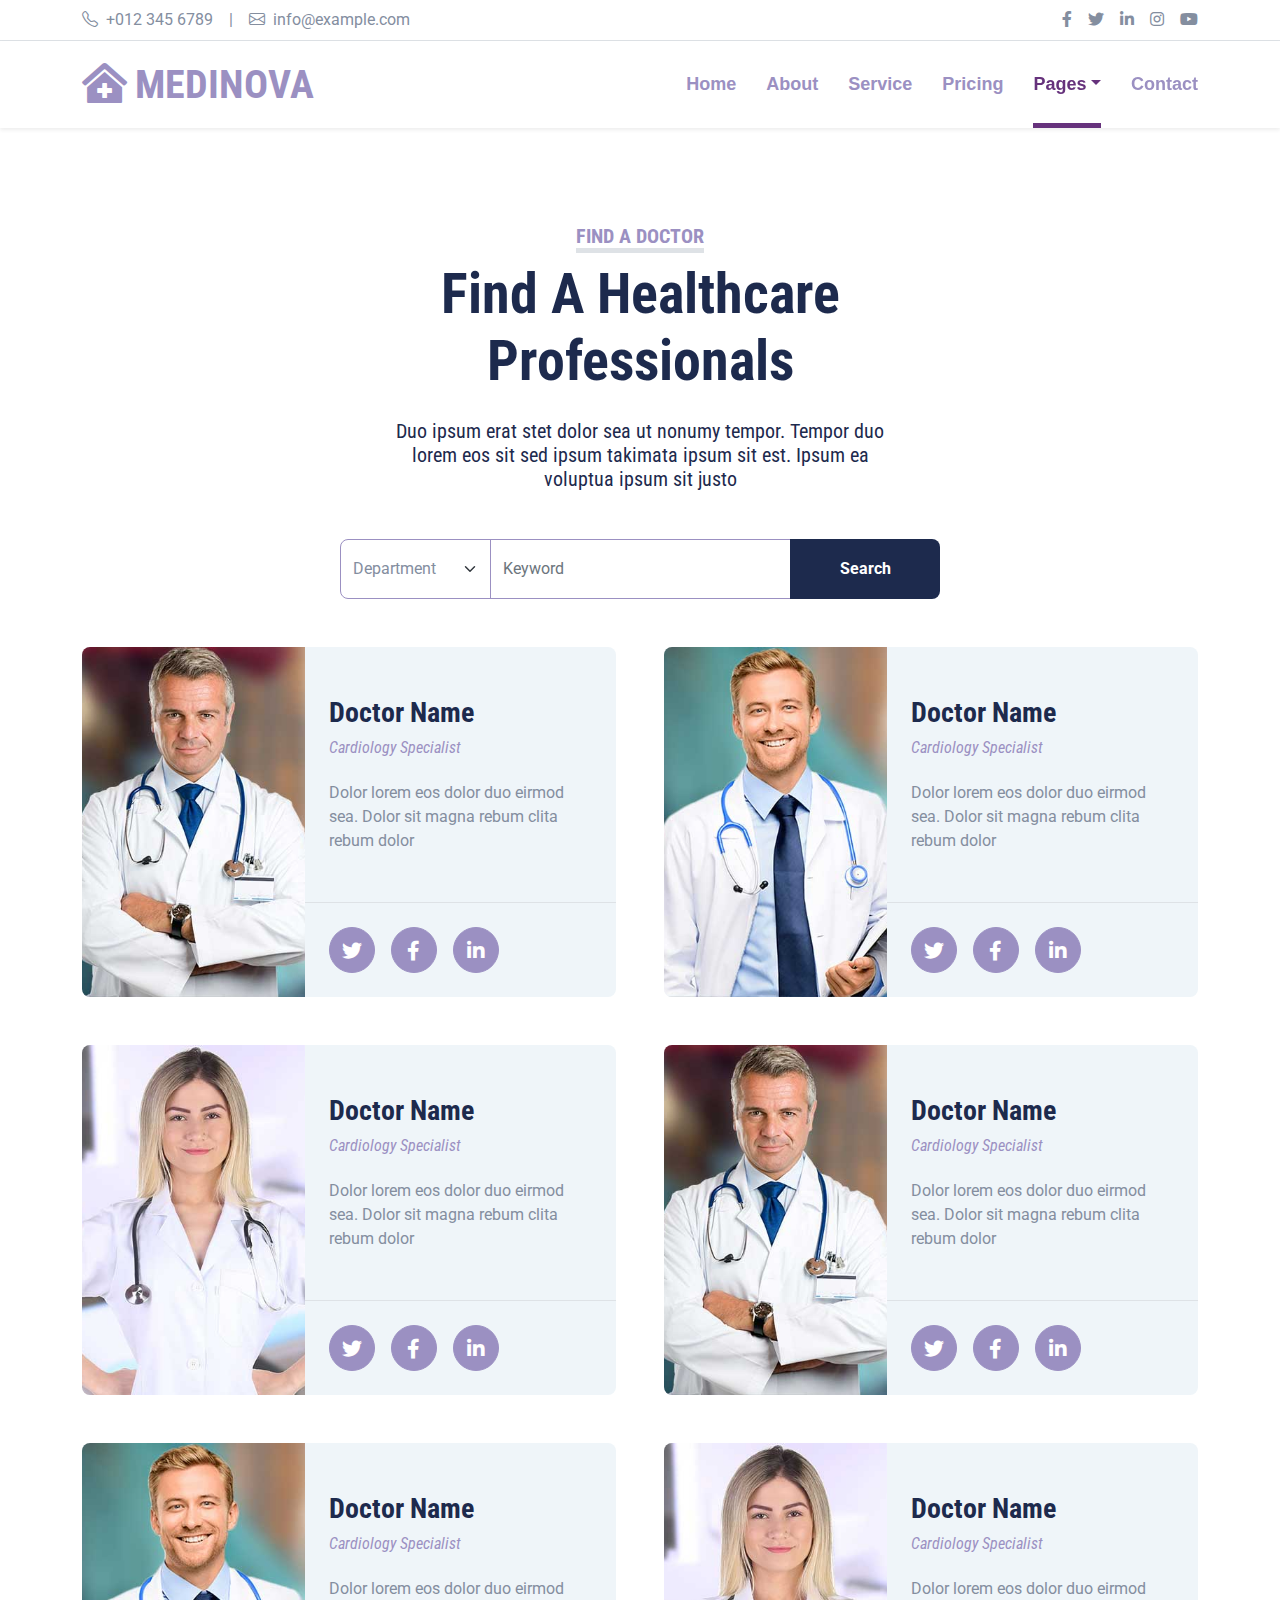
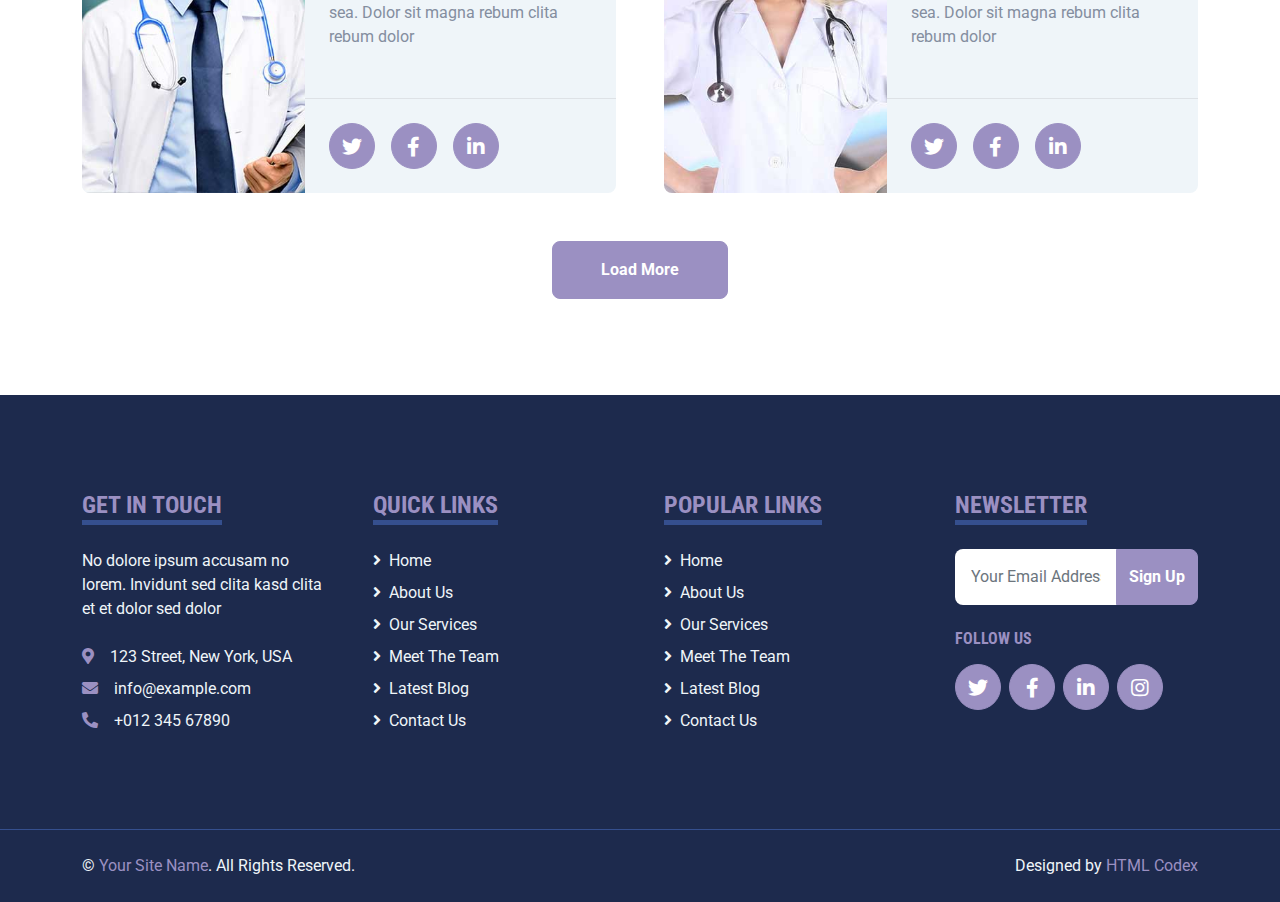
<file: search.html>
<!DOCTYPE html>
<html lang="en">

<head>
    <meta charset="utf-8">
    <title>MEDINOVA - Hospital Website Template</title>
    <meta content="width=device-width, initial-scale=1.0" name="viewport">
    <meta content="Free HTML Templates" name="keywords">
    <meta content="Free HTML Templates" name="description">

    <!-- Favicon -->
    <link href="img/favicon.ico" rel="icon">

    <!-- Google Web Fonts -->
    <link rel="preconnect" href="https://fonts.gstatic.com">
    <link href="https://fonts.googleapis.com/css2?family=Roboto+Condensed:wght@400;700&family=Roboto:wght@400;700&display=swap" rel="stylesheet">  

    <!-- Icon Font Stylesheet -->
    <link href="https://cdnjs.cloudflare.com/ajax/libs/font-awesome/5.15.0/css/all.min.css" rel="stylesheet">
    <link href="https://cdn.jsdelivr.net/npm/bootstrap-icons@1.4.1/font/bootstrap-icons.css" rel="stylesheet">

    <!-- Libraries Stylesheet -->
    <link href="lib/owlcarousel/assets/owl.carousel.min.css" rel="stylesheet">
    <link href="lib/tempusdominus/css/tempusdominus-bootstrap-4.min.css" rel="stylesheet" />

    <!-- Customized Bootstrap Stylesheet -->
    <link href="css/bootstrap.min.css" rel="stylesheet">

    <!-- Template Stylesheet -->
    <link href="css/style.css" rel="stylesheet">
</head>

<body>
    <!-- Topbar Start -->
    <div class="container-fluid py-2 border-bottom d-none d-lg-block">
        <div class="container">
            <div class="row">
                <div class="col-md-6 text-center text-lg-start mb-2 mb-lg-0">
                    <div class="d-inline-flex align-items-center">
                        <a class="text-decoration-none text-body pe-3" href=""><i class="bi bi-telephone me-2"></i>+012 345 6789</a>
                        <span class="text-body">|</span>
                        <a class="text-decoration-none text-body px-3" href=""><i class="bi bi-envelope me-2"></i>info@example.com</a>
                    </div>
                </div>
                <div class="col-md-6 text-center text-lg-end">
                    <div class="d-inline-flex align-items-center">
                        <a class="text-body px-2" href="">
                            <i class="fab fa-facebook-f"></i>
                        </a>
                        <a class="text-body px-2" href="">
                            <i class="fab fa-twitter"></i>
                        </a>
                        <a class="text-body px-2" href="">
                            <i class="fab fa-linkedin-in"></i>
                        </a>
                        <a class="text-body px-2" href="">
                            <i class="fab fa-instagram"></i>
                        </a>
                        <a class="text-body ps-2" href="">
                            <i class="fab fa-youtube"></i>
                        </a>
                    </div>
                </div>
            </div>
        </div>
    </div>
    <!-- Topbar End -->


    <!-- Navbar Start -->
    <div class="container-fluid sticky-top bg-white shadow-sm mb-5">
        <div class="container">
            <nav class="navbar navbar-expand-lg bg-white navbar-light py-3 py-lg-0">
                <a href="index.html" class="navbar-brand">
                    <h1 class="m-0 text-uppercase text-primary"><i class="fa fa-clinic-medical me-2"></i>Medinova</h1>
                </a>
                <button class="navbar-toggler" type="button" data-bs-toggle="collapse" data-bs-target="#navbarCollapse">
                    <span class="navbar-toggler-icon"></span>
                </button>
                <div class="collapse navbar-collapse" id="navbarCollapse">
                    <div class="navbar-nav ms-auto py-0">
                        <a href="index.html" class="nav-item nav-link">Home</a>
                        <a href="about.html" class="nav-item nav-link">About</a>
                        <a href="service.html" class="nav-item nav-link">Service</a>
                        <a href="price.html" class="nav-item nav-link">Pricing</a>
                        <div class="nav-item dropdown">
                            <a href="#" class="nav-link dropdown-toggle active" data-bs-toggle="dropdown">Pages</a>
                            <div class="dropdown-menu m-0">
                                <a href="blog.html" class="dropdown-item">Blog Grid</a>
                                <a href="detail.html" class="dropdown-item">Blog Detail</a>
                                <a href="team.html" class="dropdown-item">The Team</a>
                                <a href="testimonial.html" class="dropdown-item">Testimonial</a>
                                <a href="appointment.html" class="dropdown-item">Appointment</a>
                                <a href="search.html" class="dropdown-item active">Search</a>
                            </div>
                        </div>
                        <a href="contact.html" class="nav-item nav-link">Contact</a>
                    </div>
                </div>
            </nav>
        </div>
    </div>
    <!-- Navbar End -->


    <!-- Search Start -->
    <div class="container-fluid pt-5">
        <div class="container">
            <div class="text-center mx-auto mb-5" style="max-width: 500px;">
                <h5 class="d-inline-block text-primary text-uppercase border-bottom border-5">Find A Doctor</h5>
                <h1 class="display-4 mb-4">Find A Healthcare Professionals</h1>
                <h5 class="fw-normal">Duo ipsum erat stet dolor sea ut nonumy tempor. Tempor duo lorem eos sit sed ipsum takimata ipsum sit est. Ipsum ea voluptua ipsum sit justo</h5>
            </div>
            <div class="mx-auto" style="width: 100%; max-width: 600px;">
                <div class="input-group">
                    <select class="form-select border-primary w-25" style="height: 60px;">
                        <option selected>Department</option>
                        <option value="1">Department 1</option>
                        <option value="2">Department 2</option>
                        <option value="3">Department 3</option>
                    </select>
                    <input type="text" class="form-control border-primary w-50" placeholder="Keyword">
                    <button class="btn btn-dark border-0 w-25">Search</button>
                </div>
            </div>
        </div>
    </div>
    <!-- Search End -->


    <!-- Search Result Start -->
    <div class="container-fluid py-5">
        <div class="container">
            <div class="row g-5">
                <div class="col-lg-6 team-item">
                    <div class="row g-0 bg-light rounded overflow-hidden">
                        <div class="col-12 col-sm-5 h-100">
                            <img class="img-fluid h-100" src="img/team-1.jpg" style="object-fit: cover;">
                        </div>
                        <div class="col-12 col-sm-7 h-100 d-flex flex-column">
                            <div class="mt-auto p-4">
                                <h3>Doctor Name</h3>
                                <h6 class="fw-normal fst-italic text-primary mb-4">Cardiology Specialist</h6>
                                <p class="m-0">Dolor lorem eos dolor duo eirmod sea. Dolor sit magna rebum clita rebum dolor</p>
                            </div>
                            <div class="d-flex mt-auto border-top p-4">
                                <a class="btn btn-lg btn-primary btn-lg-square rounded-circle me-3" href="#"><i class="fab fa-twitter"></i></a>
                                <a class="btn btn-lg btn-primary btn-lg-square rounded-circle me-3" href="#"><i class="fab fa-facebook-f"></i></a>
                                <a class="btn btn-lg btn-primary btn-lg-square rounded-circle" href="#"><i class="fab fa-linkedin-in"></i></a>
                            </div>
                        </div>
                    </div>
                </div>
                <div class="col-lg-6 team-item">
                    <div class="row g-0 bg-light rounded overflow-hidden">
                        <div class="col-12 col-sm-5 h-100">
                            <img class="img-fluid h-100" src="img/team-2.jpg" style="object-fit: cover;">
                        </div>
                        <div class="col-12 col-sm-7 h-100 d-flex flex-column">
                            <div class="mt-auto p-4">
                                <h3>Doctor Name</h3>
                                <h6 class="fw-normal fst-italic text-primary mb-4">Cardiology Specialist</h6>
                                <p class="m-0">Dolor lorem eos dolor duo eirmod sea. Dolor sit magna rebum clita rebum dolor</p>
                            </div>
                            <div class="d-flex mt-auto border-top p-4">
                                <a class="btn btn-lg btn-primary btn-lg-square rounded-circle me-3" href="#"><i class="fab fa-twitter"></i></a>
                                <a class="btn btn-lg btn-primary btn-lg-square rounded-circle me-3" href="#"><i class="fab fa-facebook-f"></i></a>
                                <a class="btn btn-lg btn-primary btn-lg-square rounded-circle" href="#"><i class="fab fa-linkedin-in"></i></a>
                            </div>
                        </div>
                    </div>
                </div>
                <div class="col-lg-6 team-item">
                    <div class="row g-0 bg-light rounded overflow-hidden">
                        <div class="col-12 col-sm-5 h-100">
                            <img class="img-fluid h-100" src="img/team-3.jpg" style="object-fit: cover;">
                        </div>
                        <div class="col-12 col-sm-7 h-100 d-flex flex-column">
                            <div class="mt-auto p-4">
                                <h3>Doctor Name</h3>
                                <h6 class="fw-normal fst-italic text-primary mb-4">Cardiology Specialist</h6>
                                <p class="m-0">Dolor lorem eos dolor duo eirmod sea. Dolor sit magna rebum clita rebum dolor</p>
                            </div>
                            <div class="d-flex mt-auto border-top p-4">
                                <a class="btn btn-lg btn-primary btn-lg-square rounded-circle me-3" href="#"><i class="fab fa-twitter"></i></a>
                                <a class="btn btn-lg btn-primary btn-lg-square rounded-circle me-3" href="#"><i class="fab fa-facebook-f"></i></a>
                                <a class="btn btn-lg btn-primary btn-lg-square rounded-circle" href="#"><i class="fab fa-linkedin-in"></i></a>
                            </div>
                        </div>
                    </div>
                </div>
                <div class="col-lg-6 team-item">
                    <div class="row g-0 bg-light rounded overflow-hidden">
                        <div class="col-12 col-sm-5 h-100">
                            <img class="img-fluid h-100" src="img/team-1.jpg" style="object-fit: cover;">
                        </div>
                        <div class="col-12 col-sm-7 h-100 d-flex flex-column">
                            <div class="mt-auto p-4">
                                <h3>Doctor Name</h3>
                                <h6 class="fw-normal fst-italic text-primary mb-4">Cardiology Specialist</h6>
                                <p class="m-0">Dolor lorem eos dolor duo eirmod sea. Dolor sit magna rebum clita rebum dolor</p>
                            </div>
                            <div class="d-flex mt-auto border-top p-4">
                                <a class="btn btn-lg btn-primary btn-lg-square rounded-circle me-3" href="#"><i class="fab fa-twitter"></i></a>
                                <a class="btn btn-lg btn-primary btn-lg-square rounded-circle me-3" href="#"><i class="fab fa-facebook-f"></i></a>
                                <a class="btn btn-lg btn-primary btn-lg-square rounded-circle" href="#"><i class="fab fa-linkedin-in"></i></a>
                            </div>
                        </div>
                    </div>
                </div>
                <div class="col-lg-6 team-item">
                    <div class="row g-0 bg-light rounded overflow-hidden">
                        <div class="col-12 col-sm-5 h-100">
                            <img class="img-fluid h-100" src="img/team-2.jpg" style="object-fit: cover;">
                        </div>
                        <div class="col-12 col-sm-7 h-100 d-flex flex-column">
                            <div class="mt-auto p-4">
                                <h3>Doctor Name</h3>
                                <h6 class="fw-normal fst-italic text-primary mb-4">Cardiology Specialist</h6>
                                <p class="m-0">Dolor lorem eos dolor duo eirmod sea. Dolor sit magna rebum clita rebum dolor</p>
                            </div>
                            <div class="d-flex mt-auto border-top p-4">
                                <a class="btn btn-lg btn-primary btn-lg-square rounded-circle me-3" href="#"><i class="fab fa-twitter"></i></a>
                                <a class="btn btn-lg btn-primary btn-lg-square rounded-circle me-3" href="#"><i class="fab fa-facebook-f"></i></a>
                                <a class="btn btn-lg btn-primary btn-lg-square rounded-circle" href="#"><i class="fab fa-linkedin-in"></i></a>
                            </div>
                        </div>
                    </div>
                </div>
                <div class="col-lg-6 team-item">
                    <div class="row g-0 bg-light rounded overflow-hidden">
                        <div class="col-12 col-sm-5 h-100">
                            <img class="img-fluid h-100" src="img/team-3.jpg" style="object-fit: cover;">
                        </div>
                        <div class="col-12 col-sm-7 h-100 d-flex flex-column">
                            <div class="mt-auto p-4">
                                <h3>Doctor Name</h3>
                                <h6 class="fw-normal fst-italic text-primary mb-4">Cardiology Specialist</h6>
                                <p class="m-0">Dolor lorem eos dolor duo eirmod sea. Dolor sit magna rebum clita rebum dolor</p>
                            </div>
                            <div class="d-flex mt-auto border-top p-4">
                                <a class="btn btn-lg btn-primary btn-lg-square rounded-circle me-3" href="#"><i class="fab fa-twitter"></i></a>
                                <a class="btn btn-lg btn-primary btn-lg-square rounded-circle me-3" href="#"><i class="fab fa-facebook-f"></i></a>
                                <a class="btn btn-lg btn-primary btn-lg-square rounded-circle" href="#"><i class="fab fa-linkedin-in"></i></a>
                            </div>
                        </div>
                    </div>
                </div>
                <div class="col-12 text-center">
                    <button class="btn btn-primary py-3 px-5">Load More</button>
                </div>
            </div>
        </div>
    </div>
    <!-- Search Result End -->


    <!-- Footer Start -->
    <div class="container-fluid bg-dark text-light mt-5 py-5">
        <div class="container py-5">
            <div class="row g-5">
                <div class="col-lg-3 col-md-6">
                    <h4 class="d-inline-block text-primary text-uppercase border-bottom border-5 border-secondary mb-4">Get In Touch</h4>
                    <p class="mb-4">No dolore ipsum accusam no lorem. Invidunt sed clita kasd clita et et dolor sed dolor</p>
                    <p class="mb-2"><i class="fa fa-map-marker-alt text-primary me-3"></i>123 Street, New York, USA</p>
                    <p class="mb-2"><i class="fa fa-envelope text-primary me-3"></i>info@example.com</p>
                    <p class="mb-0"><i class="fa fa-phone-alt text-primary me-3"></i>+012 345 67890</p>
                </div>
                <div class="col-lg-3 col-md-6">
                    <h4 class="d-inline-block text-primary text-uppercase border-bottom border-5 border-secondary mb-4">Quick Links</h4>
                    <div class="d-flex flex-column justify-content-start">
                        <a class="text-light mb-2" href="#"><i class="fa fa-angle-right me-2"></i>Home</a>
                        <a class="text-light mb-2" href="#"><i class="fa fa-angle-right me-2"></i>About Us</a>
                        <a class="text-light mb-2" href="#"><i class="fa fa-angle-right me-2"></i>Our Services</a>
                        <a class="text-light mb-2" href="#"><i class="fa fa-angle-right me-2"></i>Meet The Team</a>
                        <a class="text-light mb-2" href="#"><i class="fa fa-angle-right me-2"></i>Latest Blog</a>
                        <a class="text-light" href="#"><i class="fa fa-angle-right me-2"></i>Contact Us</a>
                    </div>
                </div>
                <div class="col-lg-3 col-md-6">
                    <h4 class="d-inline-block text-primary text-uppercase border-bottom border-5 border-secondary mb-4">Popular Links</h4>
                    <div class="d-flex flex-column justify-content-start">
                        <a class="text-light mb-2" href="#"><i class="fa fa-angle-right me-2"></i>Home</a>
                        <a class="text-light mb-2" href="#"><i class="fa fa-angle-right me-2"></i>About Us</a>
                        <a class="text-light mb-2" href="#"><i class="fa fa-angle-right me-2"></i>Our Services</a>
                        <a class="text-light mb-2" href="#"><i class="fa fa-angle-right me-2"></i>Meet The Team</a>
                        <a class="text-light mb-2" href="#"><i class="fa fa-angle-right me-2"></i>Latest Blog</a>
                        <a class="text-light" href="#"><i class="fa fa-angle-right me-2"></i>Contact Us</a>
                    </div>
                </div>
                <div class="col-lg-3 col-md-6">
                    <h4 class="d-inline-block text-primary text-uppercase border-bottom border-5 border-secondary mb-4">Newsletter</h4>
                    <form action="">
                        <div class="input-group">
                            <input type="text" class="form-control p-3 border-0" placeholder="Your Email Address">
                            <button class="btn btn-primary">Sign Up</button>
                        </div>
                    </form>
                    <h6 class="text-primary text-uppercase mt-4 mb-3">Follow Us</h6>
                    <div class="d-flex">
                        <a class="btn btn-lg btn-primary btn-lg-square rounded-circle me-2" href="#"><i class="fab fa-twitter"></i></a>
                        <a class="btn btn-lg btn-primary btn-lg-square rounded-circle me-2" href="#"><i class="fab fa-facebook-f"></i></a>
                        <a class="btn btn-lg btn-primary btn-lg-square rounded-circle me-2" href="#"><i class="fab fa-linkedin-in"></i></a>
                        <a class="btn btn-lg btn-primary btn-lg-square rounded-circle" href="#"><i class="fab fa-instagram"></i></a>
                    </div>
                </div>
            </div>
        </div>
    </div>
    <div class="container-fluid bg-dark text-light border-top border-secondary py-4">
        <div class="container">
            <div class="row g-5">
                <div class="col-md-6 text-center text-md-start">
                    <p class="mb-md-0">&copy; <a class="text-primary" href="#">Your Site Name</a>. All Rights Reserved.</p>
                </div>
                <div class="col-md-6 text-center text-md-end">
                    <p class="mb-0">Designed by <a class="text-primary" href="https://htmlcodex.com">HTML Codex</a></p>
                </div>
            </div>
        </div>
    </div>
    <!-- Footer End -->


    <!-- Back to Top -->
    <a href="#" class="btn btn-lg btn-primary btn-lg-square back-to-top"><i class="bi bi-arrow-up"></i></a>


    <!-- JavaScript Libraries -->
    <script src="https://code.jquery.com/jquery-3.4.1.min.js"></script>
    <script src="https://cdn.jsdelivr.net/npm/bootstrap@5.0.0/dist/js/bootstrap.bundle.min.js"></script>
    <script src="lib/easing/easing.min.js"></script>
    <script src="lib/waypoints/waypoints.min.js"></script>
    <script src="lib/owlcarousel/owl.carousel.min.js"></script>
    <script src="lib/tempusdominus/js/moment.min.js"></script>
    <script src="lib/tempusdominus/js/moment-timezone.min.js"></script>
    <script src="lib/tempusdominus/js/tempusdominus-bootstrap-4.min.js"></script>

    <!-- Template Javascript -->
    <script src="js/main.js"></script>
</body>

</html>
</file>
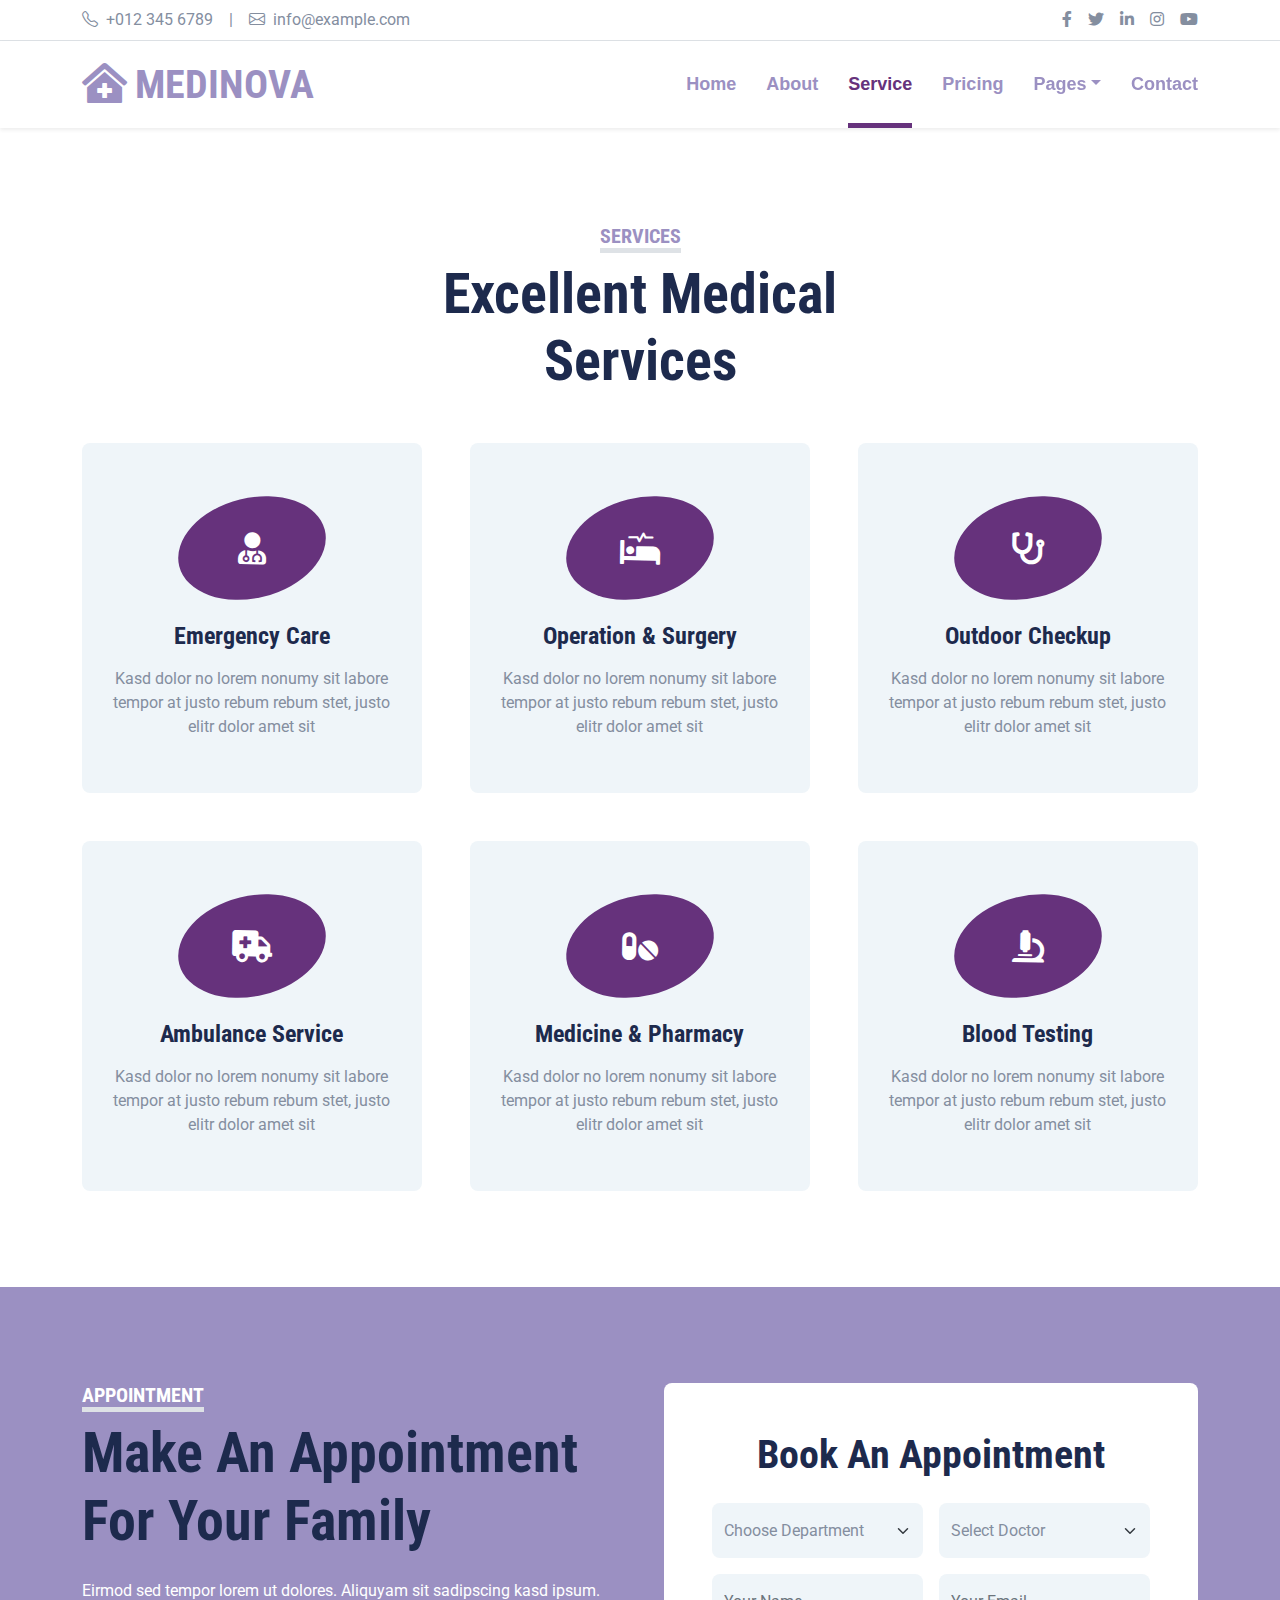
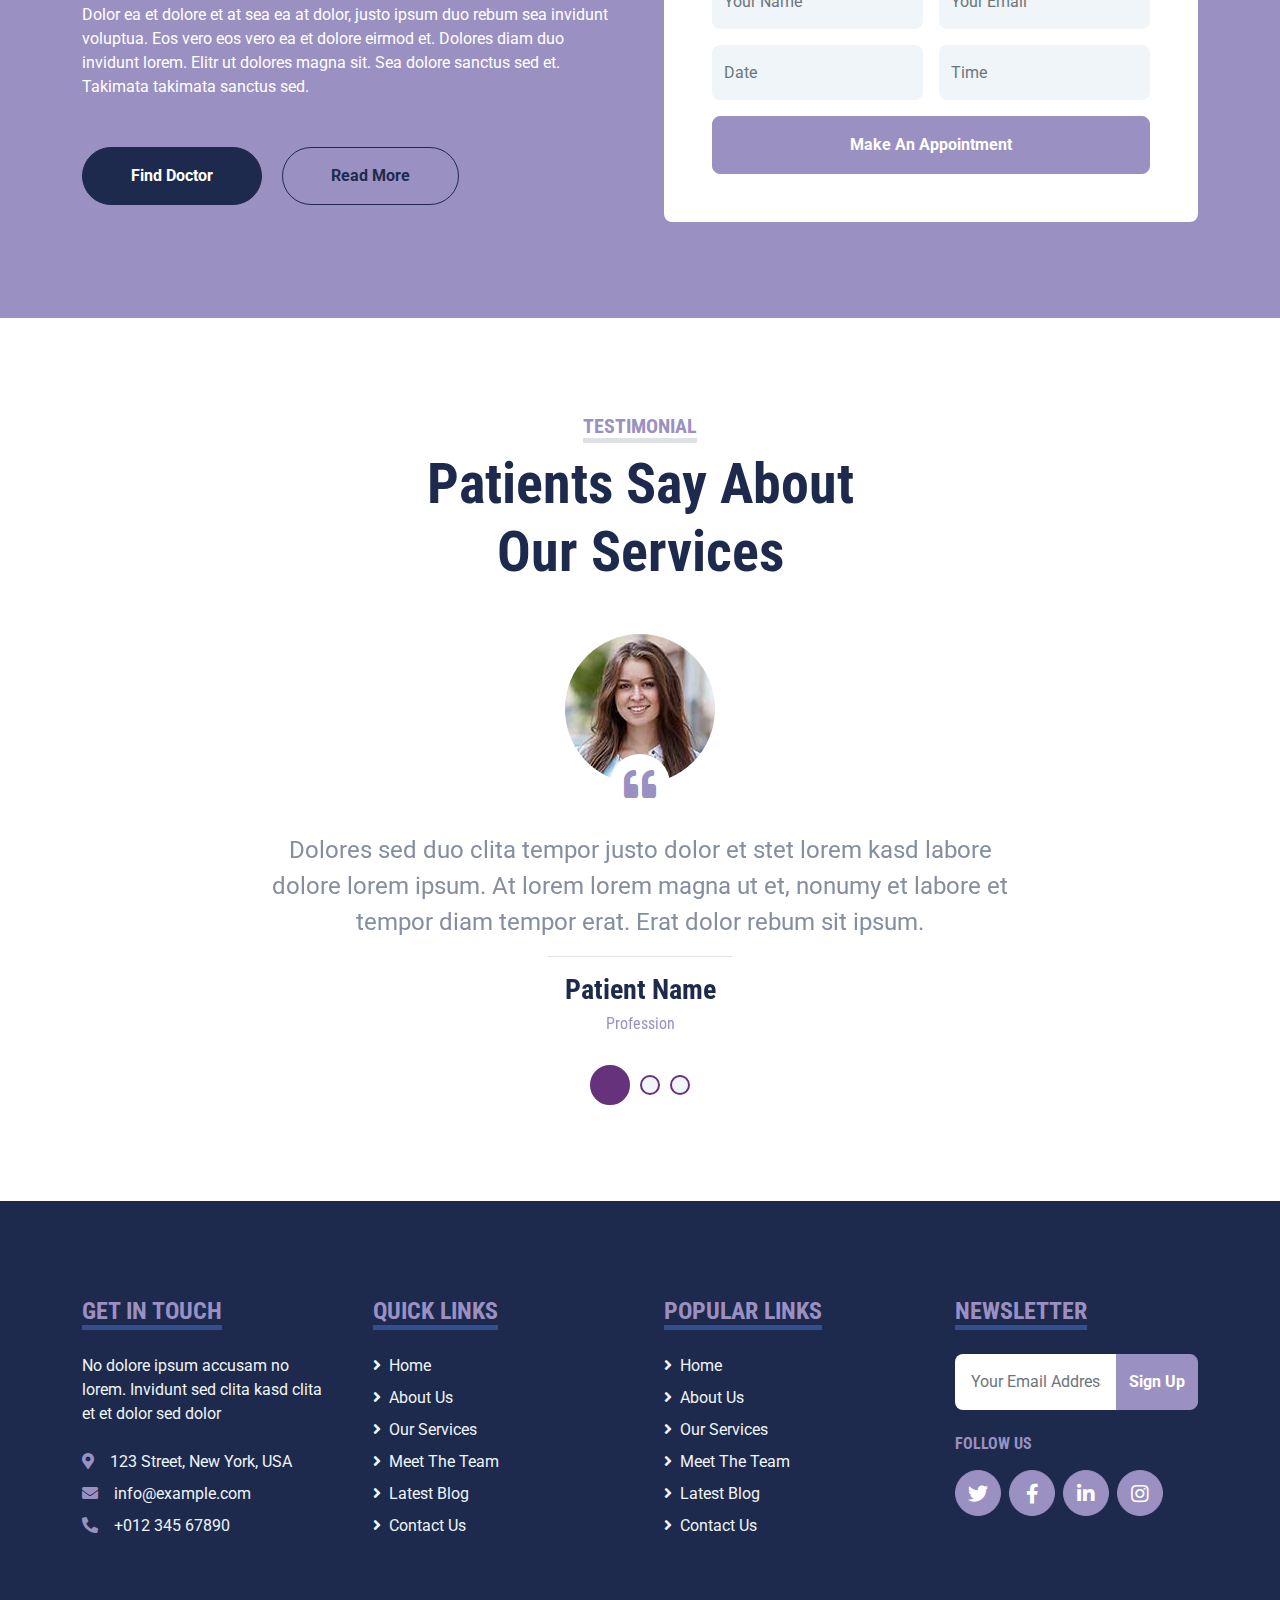
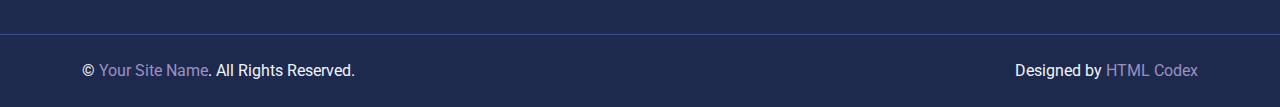
<file: service.html>
<!DOCTYPE html>
<html lang="en">

<head>
    <meta charset="utf-8">
    <title>MEDINOVA - Hospital Website Template</title>
    <meta content="width=device-width, initial-scale=1.0" name="viewport">
    <meta content="Free HTML Templates" name="keywords">
    <meta content="Free HTML Templates" name="description">

    <!-- Favicon -->
    <link href="img/favicon.ico" rel="icon">

    <!-- Google Web Fonts -->
    <link rel="preconnect" href="https://fonts.gstatic.com">
    <link href="https://fonts.googleapis.com/css2?family=Roboto+Condensed:wght@400;700&family=Roboto:wght@400;700&display=swap" rel="stylesheet">  

    <!-- Icon Font Stylesheet -->
    <link href="https://cdnjs.cloudflare.com/ajax/libs/font-awesome/5.15.0/css/all.min.css" rel="stylesheet">
    <link href="https://cdn.jsdelivr.net/npm/bootstrap-icons@1.4.1/font/bootstrap-icons.css" rel="stylesheet">

    <!-- Libraries Stylesheet -->
    <link href="lib/owlcarousel/assets/owl.carousel.min.css" rel="stylesheet">
    <link href="lib/tempusdominus/css/tempusdominus-bootstrap-4.min.css" rel="stylesheet" />

    <!-- Customized Bootstrap Stylesheet -->
    <link href="css/bootstrap.min.css" rel="stylesheet">

    <!-- Template Stylesheet -->
    <link href="css/style.css" rel="stylesheet">
</head>

<body>
    <!-- Topbar Start -->
    <div class="container-fluid py-2 border-bottom d-none d-lg-block">
        <div class="container">
            <div class="row">
                <div class="col-md-6 text-center text-lg-start mb-2 mb-lg-0">
                    <div class="d-inline-flex align-items-center">
                        <a class="text-decoration-none text-body pe-3" href=""><i class="bi bi-telephone me-2"></i>+012 345 6789</a>
                        <span class="text-body">|</span>
                        <a class="text-decoration-none text-body px-3" href=""><i class="bi bi-envelope me-2"></i>info@example.com</a>
                    </div>
                </div>
                <div class="col-md-6 text-center text-lg-end">
                    <div class="d-inline-flex align-items-center">
                        <a class="text-body px-2" href="">
                            <i class="fab fa-facebook-f"></i>
                        </a>
                        <a class="text-body px-2" href="">
                            <i class="fab fa-twitter"></i>
                        </a>
                        <a class="text-body px-2" href="">
                            <i class="fab fa-linkedin-in"></i>
                        </a>
                        <a class="text-body px-2" href="">
                            <i class="fab fa-instagram"></i>
                        </a>
                        <a class="text-body ps-2" href="">
                            <i class="fab fa-youtube"></i>
                        </a>
                    </div>
                </div>
            </div>
        </div>
    </div>
    <!-- Topbar End -->


    <!-- Navbar Start -->
    <div class="container-fluid sticky-top bg-white shadow-sm mb-5">
        <div class="container">
            <nav class="navbar navbar-expand-lg bg-white navbar-light py-3 py-lg-0">
                <a href="index.html" class="navbar-brand">
                    <h1 class="m-0 text-uppercase text-primary"><i class="fa fa-clinic-medical me-2"></i>Medinova</h1>
                </a>
                <button class="navbar-toggler" type="button" data-bs-toggle="collapse" data-bs-target="#navbarCollapse">
                    <span class="navbar-toggler-icon"></span>
                </button>
                <div class="collapse navbar-collapse" id="navbarCollapse">
                    <div class="navbar-nav ms-auto py-0">
                        <a href="index.html" class="nav-item nav-link">Home</a>
                        <a href="about.html" class="nav-item nav-link">About</a>
                        <a href="service.html" class="nav-item nav-link active">Service</a>
                        <a href="price.html" class="nav-item nav-link">Pricing</a>
                        <div class="nav-item dropdown">
                            <a href="#" class="nav-link dropdown-toggle" data-bs-toggle="dropdown">Pages</a>
                            <div class="dropdown-menu m-0">
                                <a href="blog.html" class="dropdown-item">Blog Grid</a>
                                <a href="detail.html" class="dropdown-item">Blog Detail</a>
                                <a href="team.html" class="dropdown-item">The Team</a>
                                <a href="testimonial.html" class="dropdown-item">Testimonial</a>
                                <a href="appointment.html" class="dropdown-item">Appointment</a>
                                <a href="search.html" class="dropdown-item">Search</a>
                            </div>
                        </div>
                        <a href="contact.html" class="nav-item nav-link">Contact</a>
                    </div>
                </div>
            </nav>
        </div>
    </div>
    <!-- Navbar End -->
    

    <!-- Services Start -->
    <div class="container-fluid py-5">
        <div class="container">
            <div class="text-center mx-auto mb-5" style="max-width: 500px;">
                <h5 class="d-inline-block text-primary text-uppercase border-bottom border-5">Services</h5>
                <h1 class="display-4">Excellent Medical Services</h1>
            </div>
            <div class="row g-5">
                <div class="col-lg-4 col-md-6">
                    <div class="service-item bg-light rounded d-flex flex-column align-items-center justify-content-center text-center">
                        <div class="service-icon mb-4">
                            <i class="fa fa-2x fa-user-md text-white"></i>
                        </div>
                        <h4 class="mb-3">Emergency Care</h4>
                        <p class="m-0">Kasd dolor no lorem nonumy sit labore tempor at justo rebum rebum stet, justo elitr dolor amet sit</p>
                        <a class="btn btn-lg btn-primary rounded-pill" href="">
                            <i class="bi bi-arrow-right"></i>
                        </a>
                    </div>
                </div>
                <div class="col-lg-4 col-md-6">
                    <div class="service-item bg-light rounded d-flex flex-column align-items-center justify-content-center text-center">
                        <div class="service-icon mb-4">
                            <i class="fa fa-2x fa-procedures text-white"></i>
                        </div>
                        <h4 class="mb-3">Operation & Surgery</h4>
                        <p class="m-0">Kasd dolor no lorem nonumy sit labore tempor at justo rebum rebum stet, justo elitr dolor amet sit</p>
                        <a class="btn btn-lg btn-primary rounded-pill" href="">
                            <i class="bi bi-arrow-right"></i>
                        </a>
                    </div>
                </div>
                <div class="col-lg-4 col-md-6">
                    <div class="service-item bg-light rounded d-flex flex-column align-items-center justify-content-center text-center">
                        <div class="service-icon mb-4">
                            <i class="fa fa-2x fa-stethoscope text-white"></i>
                        </div>
                        <h4 class="mb-3">Outdoor Checkup</h4>
                        <p class="m-0">Kasd dolor no lorem nonumy sit labore tempor at justo rebum rebum stet, justo elitr dolor amet sit</p>
                        <a class="btn btn-lg btn-primary rounded-pill" href="">
                            <i class="bi bi-arrow-right"></i>
                        </a>
                    </div>
                </div>
                <div class="col-lg-4 col-md-6">
                    <div class="service-item bg-light rounded d-flex flex-column align-items-center justify-content-center text-center">
                        <div class="service-icon mb-4">
                            <i class="fa fa-2x fa-ambulance text-white"></i>
                        </div>
                        <h4 class="mb-3">Ambulance Service</h4>
                        <p class="m-0">Kasd dolor no lorem nonumy sit labore tempor at justo rebum rebum stet, justo elitr dolor amet sit</p>
                        <a class="btn btn-lg btn-primary rounded-pill" href="">
                            <i class="bi bi-arrow-right"></i>
                        </a>
                    </div>
                </div>
                <div class="col-lg-4 col-md-6">
                    <div class="service-item bg-light rounded d-flex flex-column align-items-center justify-content-center text-center">
                        <div class="service-icon mb-4">
                            <i class="fa fa-2x fa-pills text-white"></i>
                        </div>
                        <h4 class="mb-3">Medicine & Pharmacy</h4>
                        <p class="m-0">Kasd dolor no lorem nonumy sit labore tempor at justo rebum rebum stet, justo elitr dolor amet sit</p>
                        <a class="btn btn-lg btn-primary rounded-pill" href="">
                            <i class="bi bi-arrow-right"></i>
                        </a>
                    </div>
                </div>
                <div class="col-lg-4 col-md-6">
                    <div class="service-item bg-light rounded d-flex flex-column align-items-center justify-content-center text-center">
                        <div class="service-icon mb-4">
                            <i class="fa fa-2x fa-microscope text-white"></i>
                        </div>
                        <h4 class="mb-3">Blood Testing</h4>
                        <p class="m-0">Kasd dolor no lorem nonumy sit labore tempor at justo rebum rebum stet, justo elitr dolor amet sit</p>
                        <a class="btn btn-lg btn-primary rounded-pill" href="">
                            <i class="bi bi-arrow-right"></i>
                        </a>
                    </div>
                </div>
            </div>
        </div>
    </div>
    <!-- Services End -->


    <!-- Appointment Start -->
    <div class="container-fluid bg-primary my-5 py-5">
        <div class="container py-5">
            <div class="row gx-5">
                <div class="col-lg-6 mb-5 mb-lg-0">
                    <div class="mb-4">
                        <h5 class="d-inline-block text-white text-uppercase border-bottom border-5">Appointment</h5>
                        <h1 class="display-4">Make An Appointment For Your Family</h1>
                    </div>
                    <p class="text-white mb-5">Eirmod sed tempor lorem ut dolores. Aliquyam sit sadipscing kasd ipsum. Dolor ea et dolore et at sea ea at dolor, justo ipsum duo rebum sea invidunt voluptua. Eos vero eos vero ea et dolore eirmod et. Dolores diam duo invidunt lorem. Elitr ut dolores magna sit. Sea dolore sanctus sed et. Takimata takimata sanctus sed.</p>
                    <a class="btn btn-dark rounded-pill py-3 px-5 me-3" href="">Find Doctor</a>
                    <a class="btn btn-outline-dark rounded-pill py-3 px-5" href="">Read More</a>
                </div>
                <div class="col-lg-6">
                    <div class="bg-white text-center rounded p-5">
                        <h1 class="mb-4">Book An Appointment</h1>
                        <form>
                            <div class="row g-3">
                                <div class="col-12 col-sm-6">
                                    <select class="form-select bg-light border-0" style="height: 55px;">
                                        <option selected>Choose Department</option>
                                        <option value="1">Department 1</option>
                                        <option value="2">Department 2</option>
                                        <option value="3">Department 3</option>
                                    </select>
                                </div>
                                <div class="col-12 col-sm-6">
                                    <select class="form-select bg-light border-0" style="height: 55px;">
                                        <option selected>Select Doctor</option>
                                        <option value="1">Doctor 1</option>
                                        <option value="2">Doctor 2</option>
                                        <option value="3">Doctor 3</option>
                                    </select>
                                </div>
                                <div class="col-12 col-sm-6">
                                    <input type="text" class="form-control bg-light border-0" placeholder="Your Name" style="height: 55px;">
                                </div>
                                <div class="col-12 col-sm-6">
                                    <input type="email" class="form-control bg-light border-0" placeholder="Your Email" style="height: 55px;">
                                </div>
                                <div class="col-12 col-sm-6">
                                    <div class="date" id="date" data-target-input="nearest">
                                        <input type="text"
                                            class="form-control bg-light border-0 datetimepicker-input"
                                            placeholder="Date" data-target="#date" data-toggle="datetimepicker" style="height: 55px;">
                                    </div>
                                </div>
                                <div class="col-12 col-sm-6">
                                    <div class="time" id="time" data-target-input="nearest">
                                        <input type="text"
                                            class="form-control bg-light border-0 datetimepicker-input"
                                            placeholder="Time" data-target="#time" data-toggle="datetimepicker" style="height: 55px;">
                                    </div>
                                </div>
                                <div class="col-12">
                                    <button class="btn btn-primary w-100 py-3" type="submit">Make An Appointment</button>
                                </div>
                            </div>
                        </form>
                    </div>
                </div>
            </div>
        </div>
    </div>
    <!-- Appointment End -->


    <!-- Testimonial Start -->
    <div class="container-fluid py-5">
        <div class="container">
            <div class="text-center mx-auto mb-5" style="max-width: 500px;">
                <h5 class="d-inline-block text-primary text-uppercase border-bottom border-5">Testimonial</h5>
                <h1 class="display-4">Patients Say About Our Services</h1>
            </div>
            <div class="row justify-content-center">
                <div class="col-lg-8">
                    <div class="owl-carousel testimonial-carousel">
                        <div class="testimonial-item text-center">
                            <div class="position-relative mb-5">
                                <img class="img-fluid rounded-circle mx-auto" src="img/testimonial-1.jpg" alt="">
                                <div class="position-absolute top-100 start-50 translate-middle d-flex align-items-center justify-content-center bg-white rounded-circle" style="width: 60px; height: 60px;">
                                    <i class="fa fa-quote-left fa-2x text-primary"></i>
                                </div>
                            </div>
                            <p class="fs-4 fw-normal">Dolores sed duo clita tempor justo dolor et stet lorem kasd labore dolore lorem ipsum. At lorem lorem magna ut et, nonumy et labore et tempor diam tempor erat. Erat dolor rebum sit ipsum.</p>
                            <hr class="w-25 mx-auto">
                            <h3>Patient Name</h3>
                            <h6 class="fw-normal text-primary mb-3">Profession</h6>
                        </div>
                        <div class="testimonial-item text-center">
                            <div class="position-relative mb-5">
                                <img class="img-fluid rounded-circle mx-auto" src="img/testimonial-2.jpg" alt="">
                                <div class="position-absolute top-100 start-50 translate-middle d-flex align-items-center justify-content-center bg-white rounded-circle" style="width: 60px; height: 60px;">
                                    <i class="fa fa-quote-left fa-2x text-primary"></i>
                                </div>
                            </div>
                            <p class="fs-4 fw-normal">Dolores sed duo clita tempor justo dolor et stet lorem kasd labore dolore lorem ipsum. At lorem lorem magna ut et, nonumy et labore et tempor diam tempor erat. Erat dolor rebum sit ipsum.</p>
                            <hr class="w-25 mx-auto">
                            <h3>Patient Name</h3>
                            <h6 class="fw-normal text-primary mb-3">Profession</h6>
                        </div>
                        <div class="testimonial-item text-center">
                            <div class="position-relative mb-5">
                                <img class="img-fluid rounded-circle mx-auto" src="img/testimonial-3.jpg" alt="">
                                <div class="position-absolute top-100 start-50 translate-middle d-flex align-items-center justify-content-center bg-white rounded-circle" style="width: 60px; height: 60px;">
                                    <i class="fa fa-quote-left fa-2x text-primary"></i>
                                </div>
                            </div>
                            <p class="fs-4 fw-normal">Dolores sed duo clita tempor justo dolor et stet lorem kasd labore dolore lorem ipsum. At lorem lorem magna ut et, nonumy et labore et tempor diam tempor erat. Erat dolor rebum sit ipsum.</p>
                            <hr class="w-25 mx-auto">
                            <h3>Patient Name</h3>
                            <h6 class="fw-normal text-primary mb-3">Profession</h6>
                        </div>
                    </div>
                </div>
            </div>
        </div>
    </div>
    <!-- Testimonial End -->


    <!-- Footer Start -->
    <div class="container-fluid bg-dark text-light mt-5 py-5">
        <div class="container py-5">
            <div class="row g-5">
                <div class="col-lg-3 col-md-6">
                    <h4 class="d-inline-block text-primary text-uppercase border-bottom border-5 border-secondary mb-4">Get In Touch</h4>
                    <p class="mb-4">No dolore ipsum accusam no lorem. Invidunt sed clita kasd clita et et dolor sed dolor</p>
                    <p class="mb-2"><i class="fa fa-map-marker-alt text-primary me-3"></i>123 Street, New York, USA</p>
                    <p class="mb-2"><i class="fa fa-envelope text-primary me-3"></i>info@example.com</p>
                    <p class="mb-0"><i class="fa fa-phone-alt text-primary me-3"></i>+012 345 67890</p>
                </div>
                <div class="col-lg-3 col-md-6">
                    <h4 class="d-inline-block text-primary text-uppercase border-bottom border-5 border-secondary mb-4">Quick Links</h4>
                    <div class="d-flex flex-column justify-content-start">
                        <a class="text-light mb-2" href="#"><i class="fa fa-angle-right me-2"></i>Home</a>
                        <a class="text-light mb-2" href="#"><i class="fa fa-angle-right me-2"></i>About Us</a>
                        <a class="text-light mb-2" href="#"><i class="fa fa-angle-right me-2"></i>Our Services</a>
                        <a class="text-light mb-2" href="#"><i class="fa fa-angle-right me-2"></i>Meet The Team</a>
                        <a class="text-light mb-2" href="#"><i class="fa fa-angle-right me-2"></i>Latest Blog</a>
                        <a class="text-light" href="#"><i class="fa fa-angle-right me-2"></i>Contact Us</a>
                    </div>
                </div>
                <div class="col-lg-3 col-md-6">
                    <h4 class="d-inline-block text-primary text-uppercase border-bottom border-5 border-secondary mb-4">Popular Links</h4>
                    <div class="d-flex flex-column justify-content-start">
                        <a class="text-light mb-2" href="#"><i class="fa fa-angle-right me-2"></i>Home</a>
                        <a class="text-light mb-2" href="#"><i class="fa fa-angle-right me-2"></i>About Us</a>
                        <a class="text-light mb-2" href="#"><i class="fa fa-angle-right me-2"></i>Our Services</a>
                        <a class="text-light mb-2" href="#"><i class="fa fa-angle-right me-2"></i>Meet The Team</a>
                        <a class="text-light mb-2" href="#"><i class="fa fa-angle-right me-2"></i>Latest Blog</a>
                        <a class="text-light" href="#"><i class="fa fa-angle-right me-2"></i>Contact Us</a>
                    </div>
                </div>
                <div class="col-lg-3 col-md-6">
                    <h4 class="d-inline-block text-primary text-uppercase border-bottom border-5 border-secondary mb-4">Newsletter</h4>
                    <form action="">
                        <div class="input-group">
                            <input type="text" class="form-control p-3 border-0" placeholder="Your Email Address">
                            <button class="btn btn-primary">Sign Up</button>
                        </div>
                    </form>
                    <h6 class="text-primary text-uppercase mt-4 mb-3">Follow Us</h6>
                    <div class="d-flex">
                        <a class="btn btn-lg btn-primary btn-lg-square rounded-circle me-2" href="#"><i class="fab fa-twitter"></i></a>
                        <a class="btn btn-lg btn-primary btn-lg-square rounded-circle me-2" href="#"><i class="fab fa-facebook-f"></i></a>
                        <a class="btn btn-lg btn-primary btn-lg-square rounded-circle me-2" href="#"><i class="fab fa-linkedin-in"></i></a>
                        <a class="btn btn-lg btn-primary btn-lg-square rounded-circle" href="#"><i class="fab fa-instagram"></i></a>
                    </div>
                </div>
            </div>
        </div>
    </div>
    <div class="container-fluid bg-dark text-light border-top border-secondary py-4">
        <div class="container">
            <div class="row g-5">
                <div class="col-md-6 text-center text-md-start">
                    <p class="mb-md-0">&copy; <a class="text-primary" href="#">Your Site Name</a>. All Rights Reserved.</p>
                </div>
                <div class="col-md-6 text-center text-md-end">
                    <p class="mb-0">Designed by <a class="text-primary" href="https://htmlcodex.com">HTML Codex</a></p>
                </div>
            </div>
        </div>
    </div>
    <!-- Footer End -->


    <!-- Back to Top -->
    <a href="#" class="btn btn-lg btn-primary btn-lg-square back-to-top"><i class="bi bi-arrow-up"></i></a>


    <!-- JavaScript Libraries -->
    <script src="https://code.jquery.com/jquery-3.4.1.min.js"></script>
    <script src="https://cdn.jsdelivr.net/npm/bootstrap@5.0.0/dist/js/bootstrap.bundle.min.js"></script>
    <script src="lib/easing/easing.min.js"></script>
    <script src="lib/waypoints/waypoints.min.js"></script>
    <script src="lib/owlcarousel/owl.carousel.min.js"></script>
    <script src="lib/tempusdominus/js/moment.min.js"></script>
    <script src="lib/tempusdominus/js/moment-timezone.min.js"></script>
    <script src="lib/tempusdominus/js/tempusdominus-bootstrap-4.min.js"></script>

    <!-- Template Javascript -->
    <script src="js/main.js"></script>
</body>

</html>
</file>
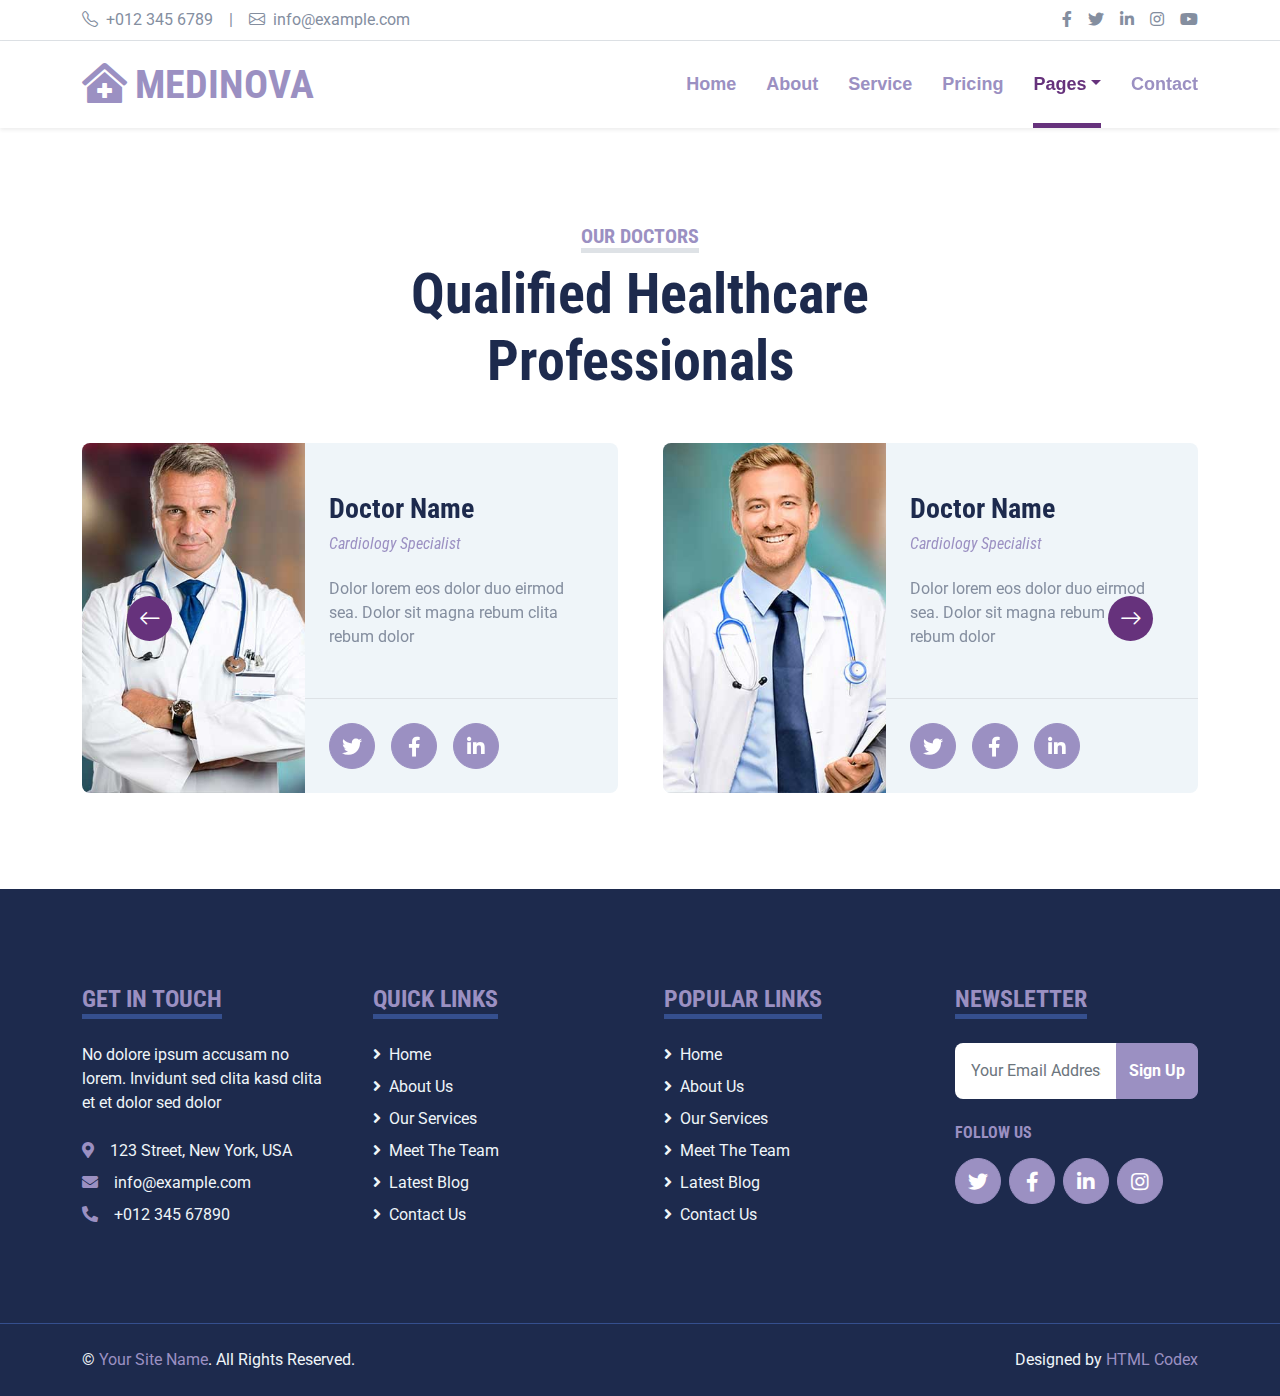
<file: team.html>
<!DOCTYPE html>
<html lang="en">

<head>
    <meta charset="utf-8">
    <title>MEDINOVA - Hospital Website Template</title>
    <meta content="width=device-width, initial-scale=1.0" name="viewport">
    <meta content="Free HTML Templates" name="keywords">
    <meta content="Free HTML Templates" name="description">

    <!-- Favicon -->
    <link href="img/favicon.ico" rel="icon">

    <!-- Google Web Fonts -->
    <link rel="preconnect" href="https://fonts.gstatic.com">
    <link href="https://fonts.googleapis.com/css2?family=Roboto+Condensed:wght@400;700&family=Roboto:wght@400;700&display=swap" rel="stylesheet">  

    <!-- Icon Font Stylesheet -->
    <link href="https://cdnjs.cloudflare.com/ajax/libs/font-awesome/5.15.0/css/all.min.css" rel="stylesheet">
    <link href="https://cdn.jsdelivr.net/npm/bootstrap-icons@1.4.1/font/bootstrap-icons.css" rel="stylesheet">

    <!-- Libraries Stylesheet -->
    <link href="lib/owlcarousel/assets/owl.carousel.min.css" rel="stylesheet">
    <link href="lib/tempusdominus/css/tempusdominus-bootstrap-4.min.css" rel="stylesheet" />

    <!-- Customized Bootstrap Stylesheet -->
    <link href="css/bootstrap.min.css" rel="stylesheet">

    <!-- Template Stylesheet -->
    <link href="css/style.css" rel="stylesheet">
</head>

<body>
    <!-- Topbar Start -->
    <div class="container-fluid py-2 border-bottom d-none d-lg-block">
        <div class="container">
            <div class="row">
                <div class="col-md-6 text-center text-lg-start mb-2 mb-lg-0">
                    <div class="d-inline-flex align-items-center">
                        <a class="text-decoration-none text-body pe-3" href=""><i class="bi bi-telephone me-2"></i>+012 345 6789</a>
                        <span class="text-body">|</span>
                        <a class="text-decoration-none text-body px-3" href=""><i class="bi bi-envelope me-2"></i>info@example.com</a>
                    </div>
                </div>
                <div class="col-md-6 text-center text-lg-end">
                    <div class="d-inline-flex align-items-center">
                        <a class="text-body px-2" href="">
                            <i class="fab fa-facebook-f"></i>
                        </a>
                        <a class="text-body px-2" href="">
                            <i class="fab fa-twitter"></i>
                        </a>
                        <a class="text-body px-2" href="">
                            <i class="fab fa-linkedin-in"></i>
                        </a>
                        <a class="text-body px-2" href="">
                            <i class="fab fa-instagram"></i>
                        </a>
                        <a class="text-body ps-2" href="">
                            <i class="fab fa-youtube"></i>
                        </a>
                    </div>
                </div>
            </div>
        </div>
    </div>
    <!-- Topbar End -->


    <!-- Navbar Start -->
    <div class="container-fluid sticky-top bg-white shadow-sm mb-5">
        <div class="container">
            <nav class="navbar navbar-expand-lg bg-white navbar-light py-3 py-lg-0">
                <a href="index.html" class="navbar-brand">
                    <h1 class="m-0 text-uppercase text-primary"><i class="fa fa-clinic-medical me-2"></i>Medinova</h1>
                </a>
                <button class="navbar-toggler" type="button" data-bs-toggle="collapse" data-bs-target="#navbarCollapse">
                    <span class="navbar-toggler-icon"></span>
                </button>
                <div class="collapse navbar-collapse" id="navbarCollapse">
                    <div class="navbar-nav ms-auto py-0">
                        <a href="index.html" class="nav-item nav-link">Home</a>
                        <a href="about.html" class="nav-item nav-link">About</a>
                        <a href="service.html" class="nav-item nav-link">Service</a>
                        <a href="price.html" class="nav-item nav-link">Pricing</a>
                        <div class="nav-item dropdown">
                            <a href="#" class="nav-link dropdown-toggle active" data-bs-toggle="dropdown">Pages</a>
                            <div class="dropdown-menu m-0">
                                <a href="blog.html" class="dropdown-item">Blog Grid</a>
                                <a href="detail.html" class="dropdown-item">Blog Detail</a>
                                <a href="team.html" class="dropdown-item active">The Team</a>
                                <a href="testimonial.html" class="dropdown-item">Testimonial</a>
                                <a href="appointment.html" class="dropdown-item">Appointment</a>
                                <a href="search.html" class="dropdown-item">Search</a>
                            </div>
                        </div>
                        <a href="contact.html" class="nav-item nav-link">Contact</a>
                    </div>
                </div>
            </nav>
        </div>
    </div>
    <!-- Navbar End -->


    <!-- Team Start -->
    <div class="container-fluid py-5">
        <div class="container">
            <div class="text-center mx-auto mb-5" style="max-width: 500px;">
                <h5 class="d-inline-block text-primary text-uppercase border-bottom border-5">Our Doctors</h5>
                <h1 class="display-4">Qualified Healthcare Professionals</h1>
            </div>
            <div class="owl-carousel team-carousel position-relative">
                <div class="team-item">
                    <div class="row g-0 bg-light rounded overflow-hidden">
                        <div class="col-12 col-sm-5 h-100">
                            <img class="img-fluid h-100" src="img/team-1.jpg" style="object-fit: cover;">
                        </div>
                        <div class="col-12 col-sm-7 h-100 d-flex flex-column">
                            <div class="mt-auto p-4">
                                <h3>Doctor Name</h3>
                                <h6 class="fw-normal fst-italic text-primary mb-4">Cardiology Specialist</h6>
                                <p class="m-0">Dolor lorem eos dolor duo eirmod sea. Dolor sit magna rebum clita rebum dolor</p>
                            </div>
                            <div class="d-flex mt-auto border-top p-4">
                                <a class="btn btn-lg btn-primary btn-lg-square rounded-circle me-3" href="#"><i class="fab fa-twitter"></i></a>
                                <a class="btn btn-lg btn-primary btn-lg-square rounded-circle me-3" href="#"><i class="fab fa-facebook-f"></i></a>
                                <a class="btn btn-lg btn-primary btn-lg-square rounded-circle" href="#"><i class="fab fa-linkedin-in"></i></a>
                            </div>
                        </div>
                    </div>
                </div>
                <div class="team-item">
                    <div class="row g-0 bg-light rounded overflow-hidden">
                        <div class="col-12 col-sm-5 h-100">
                            <img class="img-fluid h-100" src="img/team-2.jpg" style="object-fit: cover;">
                        </div>
                        <div class="col-12 col-sm-7 h-100 d-flex flex-column">
                            <div class="mt-auto p-4">
                                <h3>Doctor Name</h3>
                                <h6 class="fw-normal fst-italic text-primary mb-4">Cardiology Specialist</h6>
                                <p class="m-0">Dolor lorem eos dolor duo eirmod sea. Dolor sit magna rebum clita rebum dolor</p>
                            </div>
                            <div class="d-flex mt-auto border-top p-4">
                                <a class="btn btn-lg btn-primary btn-lg-square rounded-circle me-3" href="#"><i class="fab fa-twitter"></i></a>
                                <a class="btn btn-lg btn-primary btn-lg-square rounded-circle me-3" href="#"><i class="fab fa-facebook-f"></i></a>
                                <a class="btn btn-lg btn-primary btn-lg-square rounded-circle" href="#"><i class="fab fa-linkedin-in"></i></a>
                            </div>
                        </div>
                    </div>
                </div>
                <div class="team-item">
                    <div class="row g-0 bg-light rounded overflow-hidden">
                        <div class="col-12 col-sm-5 h-100">
                            <img class="img-fluid h-100" src="img/team-3.jpg" style="object-fit: cover;">
                        </div>
                        <div class="col-12 col-sm-7 h-100 d-flex flex-column">
                            <div class="mt-auto p-4">
                                <h3>Doctor Name</h3>
                                <h6 class="fw-normal fst-italic text-primary mb-4">Cardiology Specialist</h6>
                                <p class="m-0">Dolor lorem eos dolor duo eirmod sea. Dolor sit magna rebum clita rebum dolor</p>
                            </div>
                            <div class="d-flex mt-auto border-top p-4">
                                <a class="btn btn-lg btn-primary btn-lg-square rounded-circle me-3" href="#"><i class="fab fa-twitter"></i></a>
                                <a class="btn btn-lg btn-primary btn-lg-square rounded-circle me-3" href="#"><i class="fab fa-facebook-f"></i></a>
                                <a class="btn btn-lg btn-primary btn-lg-square rounded-circle" href="#"><i class="fab fa-linkedin-in"></i></a>
                            </div>
                        </div>
                    </div>
                </div>
            </div>
        </div>
    </div>
    <!-- Team End -->


    <!-- Footer Start -->
    <div class="container-fluid bg-dark text-light mt-5 py-5">
        <div class="container py-5">
            <div class="row g-5">
                <div class="col-lg-3 col-md-6">
                    <h4 class="d-inline-block text-primary text-uppercase border-bottom border-5 border-secondary mb-4">Get In Touch</h4>
                    <p class="mb-4">No dolore ipsum accusam no lorem. Invidunt sed clita kasd clita et et dolor sed dolor</p>
                    <p class="mb-2"><i class="fa fa-map-marker-alt text-primary me-3"></i>123 Street, New York, USA</p>
                    <p class="mb-2"><i class="fa fa-envelope text-primary me-3"></i>info@example.com</p>
                    <p class="mb-0"><i class="fa fa-phone-alt text-primary me-3"></i>+012 345 67890</p>
                </div>
                <div class="col-lg-3 col-md-6">
                    <h4 class="d-inline-block text-primary text-uppercase border-bottom border-5 border-secondary mb-4">Quick Links</h4>
                    <div class="d-flex flex-column justify-content-start">
                        <a class="text-light mb-2" href="#"><i class="fa fa-angle-right me-2"></i>Home</a>
                        <a class="text-light mb-2" href="#"><i class="fa fa-angle-right me-2"></i>About Us</a>
                        <a class="text-light mb-2" href="#"><i class="fa fa-angle-right me-2"></i>Our Services</a>
                        <a class="text-light mb-2" href="#"><i class="fa fa-angle-right me-2"></i>Meet The Team</a>
                        <a class="text-light mb-2" href="#"><i class="fa fa-angle-right me-2"></i>Latest Blog</a>
                        <a class="text-light" href="#"><i class="fa fa-angle-right me-2"></i>Contact Us</a>
                    </div>
                </div>
                <div class="col-lg-3 col-md-6">
                    <h4 class="d-inline-block text-primary text-uppercase border-bottom border-5 border-secondary mb-4">Popular Links</h4>
                    <div class="d-flex flex-column justify-content-start">
                        <a class="text-light mb-2" href="#"><i class="fa fa-angle-right me-2"></i>Home</a>
                        <a class="text-light mb-2" href="#"><i class="fa fa-angle-right me-2"></i>About Us</a>
                        <a class="text-light mb-2" href="#"><i class="fa fa-angle-right me-2"></i>Our Services</a>
                        <a class="text-light mb-2" href="#"><i class="fa fa-angle-right me-2"></i>Meet The Team</a>
                        <a class="text-light mb-2" href="#"><i class="fa fa-angle-right me-2"></i>Latest Blog</a>
                        <a class="text-light" href="#"><i class="fa fa-angle-right me-2"></i>Contact Us</a>
                    </div>
                </div>
                <div class="col-lg-3 col-md-6">
                    <h4 class="d-inline-block text-primary text-uppercase border-bottom border-5 border-secondary mb-4">Newsletter</h4>
                    <form action="">
                        <div class="input-group">
                            <input type="text" class="form-control p-3 border-0" placeholder="Your Email Address">
                            <button class="btn btn-primary">Sign Up</button>
                        </div>
                    </form>
                    <h6 class="text-primary text-uppercase mt-4 mb-3">Follow Us</h6>
                    <div class="d-flex">
                        <a class="btn btn-lg btn-primary btn-lg-square rounded-circle me-2" href="#"><i class="fab fa-twitter"></i></a>
                        <a class="btn btn-lg btn-primary btn-lg-square rounded-circle me-2" href="#"><i class="fab fa-facebook-f"></i></a>
                        <a class="btn btn-lg btn-primary btn-lg-square rounded-circle me-2" href="#"><i class="fab fa-linkedin-in"></i></a>
                        <a class="btn btn-lg btn-primary btn-lg-square rounded-circle" href="#"><i class="fab fa-instagram"></i></a>
                    </div>
                </div>
            </div>
        </div>
    </div>
    <div class="container-fluid bg-dark text-light border-top border-secondary py-4">
        <div class="container">
            <div class="row g-5">
                <div class="col-md-6 text-center text-md-start">
                    <p class="mb-md-0">&copy; <a class="text-primary" href="#">Your Site Name</a>. All Rights Reserved.</p>
                </div>
                <div class="col-md-6 text-center text-md-end">
                    <p class="mb-0">Designed by <a class="text-primary" href="https://htmlcodex.com">HTML Codex</a></p>
                </div>
            </div>
        </div>
    </div>
    <!-- Footer End -->


    <!-- Back to Top -->
    <a href="#" class="btn btn-lg btn-primary btn-lg-square back-to-top"><i class="bi bi-arrow-up"></i></a>


    <!-- JavaScript Libraries -->
    <script src="https://code.jquery.com/jquery-3.4.1.min.js"></script>
    <script src="https://cdn.jsdelivr.net/npm/bootstrap@5.0.0/dist/js/bootstrap.bundle.min.js"></script>
    <script src="lib/easing/easing.min.js"></script>
    <script src="lib/waypoints/waypoints.min.js"></script>
    <script src="lib/owlcarousel/owl.carousel.min.js"></script>
    <script src="lib/tempusdominus/js/moment.min.js"></script>
    <script src="lib/tempusdominus/js/moment-timezone.min.js"></script>
    <script src="lib/tempusdominus/js/tempusdominus-bootstrap-4.min.js"></script>

    <!-- Template Javascript -->
    <script src="js/main.js"></script>
</body>

</html>
</file>
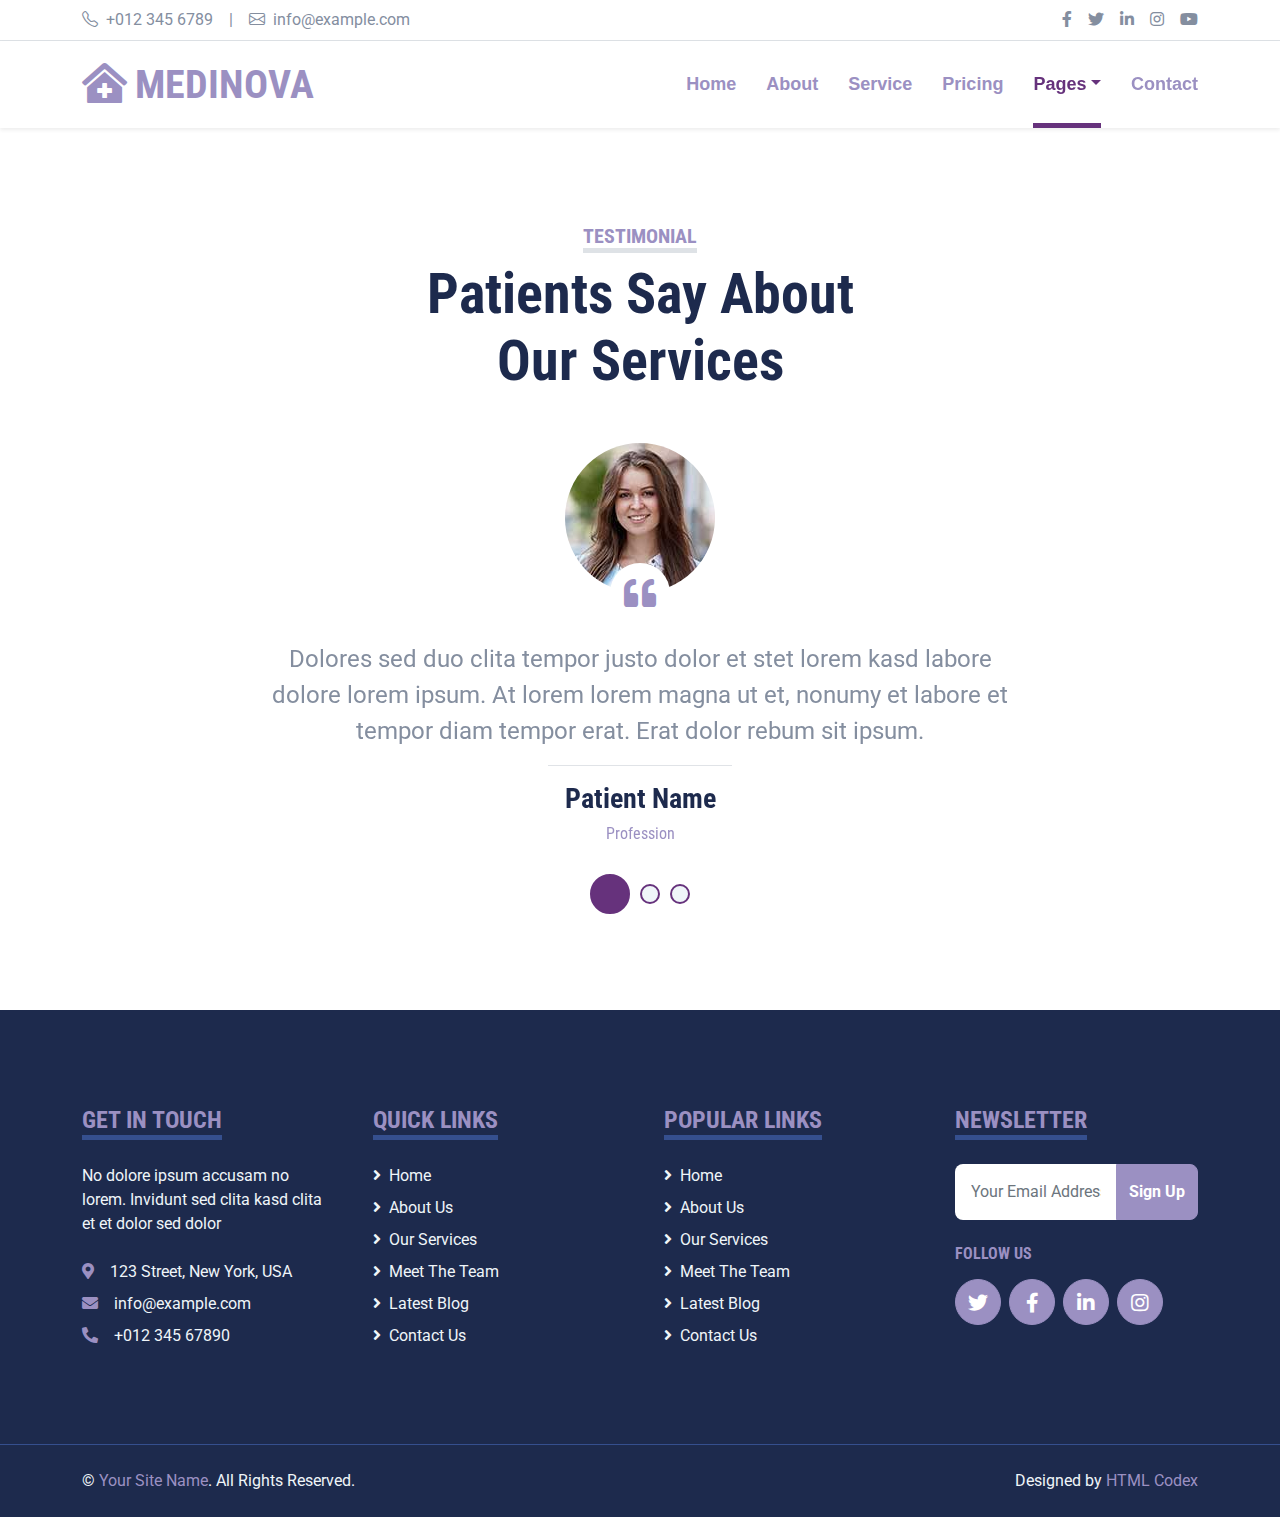
<file: testimonial.html>
<!DOCTYPE html>
<html lang="en">

<head>
    <meta charset="utf-8">
    <title>MEDINOVA - Hospital Website Template</title>
    <meta content="width=device-width, initial-scale=1.0" name="viewport">
    <meta content="Free HTML Templates" name="keywords">
    <meta content="Free HTML Templates" name="description">

    <!-- Favicon -->
    <link href="img/favicon.ico" rel="icon">

    <!-- Google Web Fonts -->
    <link rel="preconnect" href="https://fonts.gstatic.com">
    <link href="https://fonts.googleapis.com/css2?family=Roboto+Condensed:wght@400;700&family=Roboto:wght@400;700&display=swap" rel="stylesheet">  

    <!-- Icon Font Stylesheet -->
    <link href="https://cdnjs.cloudflare.com/ajax/libs/font-awesome/5.15.0/css/all.min.css" rel="stylesheet">
    <link href="https://cdn.jsdelivr.net/npm/bootstrap-icons@1.4.1/font/bootstrap-icons.css" rel="stylesheet">

    <!-- Libraries Stylesheet -->
    <link href="lib/owlcarousel/assets/owl.carousel.min.css" rel="stylesheet">
    <link href="lib/tempusdominus/css/tempusdominus-bootstrap-4.min.css" rel="stylesheet" />

    <!-- Customized Bootstrap Stylesheet -->
    <link href="css/bootstrap.min.css" rel="stylesheet">

    <!-- Template Stylesheet -->
    <link href="css/style.css" rel="stylesheet">
</head>

<body>
    <!-- Topbar Start -->
    <div class="container-fluid py-2 border-bottom d-none d-lg-block">
        <div class="container">
            <div class="row">
                <div class="col-md-6 text-center text-lg-start mb-2 mb-lg-0">
                    <div class="d-inline-flex align-items-center">
                        <a class="text-decoration-none text-body pe-3" href=""><i class="bi bi-telephone me-2"></i>+012 345 6789</a>
                        <span class="text-body">|</span>
                        <a class="text-decoration-none text-body px-3" href=""><i class="bi bi-envelope me-2"></i>info@example.com</a>
                    </div>
                </div>
                <div class="col-md-6 text-center text-lg-end">
                    <div class="d-inline-flex align-items-center">
                        <a class="text-body px-2" href="">
                            <i class="fab fa-facebook-f"></i>
                        </a>
                        <a class="text-body px-2" href="">
                            <i class="fab fa-twitter"></i>
                        </a>
                        <a class="text-body px-2" href="">
                            <i class="fab fa-linkedin-in"></i>
                        </a>
                        <a class="text-body px-2" href="">
                            <i class="fab fa-instagram"></i>
                        </a>
                        <a class="text-body ps-2" href="">
                            <i class="fab fa-youtube"></i>
                        </a>
                    </div>
                </div>
            </div>
        </div>
    </div>
    <!-- Topbar End -->


    <!-- Navbar Start -->
    <div class="container-fluid sticky-top bg-white shadow-sm mb-5">
        <div class="container">
            <nav class="navbar navbar-expand-lg bg-white navbar-light py-3 py-lg-0">
                <a href="index.html" class="navbar-brand">
                    <h1 class="m-0 text-uppercase text-primary"><i class="fa fa-clinic-medical me-2"></i>Medinova</h1>
                </a>
                <button class="navbar-toggler" type="button" data-bs-toggle="collapse" data-bs-target="#navbarCollapse">
                    <span class="navbar-toggler-icon"></span>
                </button>
                <div class="collapse navbar-collapse" id="navbarCollapse">
                    <div class="navbar-nav ms-auto py-0">
                        <a href="index.html" class="nav-item nav-link">Home</a>
                        <a href="about.html" class="nav-item nav-link">About</a>
                        <a href="service.html" class="nav-item nav-link">Service</a>
                        <a href="price.html" class="nav-item nav-link">Pricing</a>
                        <div class="nav-item dropdown">
                            <a href="#" class="nav-link dropdown-toggle active" data-bs-toggle="dropdown">Pages</a>
                            <div class="dropdown-menu m-0">
                                <a href="blog.html" class="dropdown-item">Blog Grid</a>
                                <a href="detail.html" class="dropdown-item">Blog Detail</a>
                                <a href="team.html" class="dropdown-item">The Team</a>
                                <a href="testimonial.html" class="dropdown-item active">Testimonial</a>
                                <a href="appointment.html" class="dropdown-item">Appointment</a>
                                <a href="search.html" class="dropdown-item">Search</a>
                            </div>
                        </div>
                        <a href="contact.html" class="nav-item nav-link">Contact</a>
                    </div>
                </div>
            </nav>
        </div>
    </div>
    <!-- Navbar End -->


    <!-- Testimonial Start -->
    <div class="container-fluid py-5">
        <div class="container">
            <div class="text-center mx-auto mb-5" style="max-width: 500px;">
                <h5 class="d-inline-block text-primary text-uppercase border-bottom border-5">Testimonial</h5>
                <h1 class="display-4">Patients Say About Our Services</h1>
            </div>
            <div class="row justify-content-center">
                <div class="col-lg-8">
                    <div class="owl-carousel testimonial-carousel">
                        <div class="testimonial-item text-center">
                            <div class="position-relative mb-5">
                                <img class="img-fluid rounded-circle mx-auto" src="img/testimonial-1.jpg" alt="">
                                <div class="position-absolute top-100 start-50 translate-middle d-flex align-items-center justify-content-center bg-white rounded-circle" style="width: 60px; height: 60px;">
                                    <i class="fa fa-quote-left fa-2x text-primary"></i>
                                </div>
                            </div>
                            <p class="fs-4 fw-normal">Dolores sed duo clita tempor justo dolor et stet lorem kasd labore dolore lorem ipsum. At lorem lorem magna ut et, nonumy et labore et tempor diam tempor erat. Erat dolor rebum sit ipsum.</p>
                            <hr class="w-25 mx-auto">
                            <h3>Patient Name</h3>
                            <h6 class="fw-normal text-primary mb-3">Profession</h6>
                        </div>
                        <div class="testimonial-item text-center">
                            <div class="position-relative mb-5">
                                <img class="img-fluid rounded-circle mx-auto" src="img/testimonial-2.jpg" alt="">
                                <div class="position-absolute top-100 start-50 translate-middle d-flex align-items-center justify-content-center bg-white rounded-circle" style="width: 60px; height: 60px;">
                                    <i class="fa fa-quote-left fa-2x text-primary"></i>
                                </div>
                            </div>
                            <p class="fs-4 fw-normal">Dolores sed duo clita tempor justo dolor et stet lorem kasd labore dolore lorem ipsum. At lorem lorem magna ut et, nonumy et labore et tempor diam tempor erat. Erat dolor rebum sit ipsum.</p>
                            <hr class="w-25 mx-auto">
                            <h3>Patient Name</h3>
                            <h6 class="fw-normal text-primary mb-3">Profession</h6>
                        </div>
                        <div class="testimonial-item text-center">
                            <div class="position-relative mb-5">
                                <img class="img-fluid rounded-circle mx-auto" src="img/testimonial-3.jpg" alt="">
                                <div class="position-absolute top-100 start-50 translate-middle d-flex align-items-center justify-content-center bg-white rounded-circle" style="width: 60px; height: 60px;">
                                    <i class="fa fa-quote-left fa-2x text-primary"></i>
                                </div>
                            </div>
                            <p class="fs-4 fw-normal">Dolores sed duo clita tempor justo dolor et stet lorem kasd labore dolore lorem ipsum. At lorem lorem magna ut et, nonumy et labore et tempor diam tempor erat. Erat dolor rebum sit ipsum.</p>
                            <hr class="w-25 mx-auto">
                            <h3>Patient Name</h3>
                            <h6 class="fw-normal text-primary mb-3">Profession</h6>
                        </div>
                    </div>
                </div>
            </div>
        </div>
    </div>
    <!-- Testimonial End -->


    <!-- Footer Start -->
    <div class="container-fluid bg-dark text-light mt-5 py-5">
        <div class="container py-5">
            <div class="row g-5">
                <div class="col-lg-3 col-md-6">
                    <h4 class="d-inline-block text-primary text-uppercase border-bottom border-5 border-secondary mb-4">Get In Touch</h4>
                    <p class="mb-4">No dolore ipsum accusam no lorem. Invidunt sed clita kasd clita et et dolor sed dolor</p>
                    <p class="mb-2"><i class="fa fa-map-marker-alt text-primary me-3"></i>123 Street, New York, USA</p>
                    <p class="mb-2"><i class="fa fa-envelope text-primary me-3"></i>info@example.com</p>
                    <p class="mb-0"><i class="fa fa-phone-alt text-primary me-3"></i>+012 345 67890</p>
                </div>
                <div class="col-lg-3 col-md-6">
                    <h4 class="d-inline-block text-primary text-uppercase border-bottom border-5 border-secondary mb-4">Quick Links</h4>
                    <div class="d-flex flex-column justify-content-start">
                        <a class="text-light mb-2" href="#"><i class="fa fa-angle-right me-2"></i>Home</a>
                        <a class="text-light mb-2" href="#"><i class="fa fa-angle-right me-2"></i>About Us</a>
                        <a class="text-light mb-2" href="#"><i class="fa fa-angle-right me-2"></i>Our Services</a>
                        <a class="text-light mb-2" href="#"><i class="fa fa-angle-right me-2"></i>Meet The Team</a>
                        <a class="text-light mb-2" href="#"><i class="fa fa-angle-right me-2"></i>Latest Blog</a>
                        <a class="text-light" href="#"><i class="fa fa-angle-right me-2"></i>Contact Us</a>
                    </div>
                </div>
                <div class="col-lg-3 col-md-6">
                    <h4 class="d-inline-block text-primary text-uppercase border-bottom border-5 border-secondary mb-4">Popular Links</h4>
                    <div class="d-flex flex-column justify-content-start">
                        <a class="text-light mb-2" href="#"><i class="fa fa-angle-right me-2"></i>Home</a>
                        <a class="text-light mb-2" href="#"><i class="fa fa-angle-right me-2"></i>About Us</a>
                        <a class="text-light mb-2" href="#"><i class="fa fa-angle-right me-2"></i>Our Services</a>
                        <a class="text-light mb-2" href="#"><i class="fa fa-angle-right me-2"></i>Meet The Team</a>
                        <a class="text-light mb-2" href="#"><i class="fa fa-angle-right me-2"></i>Latest Blog</a>
                        <a class="text-light" href="#"><i class="fa fa-angle-right me-2"></i>Contact Us</a>
                    </div>
                </div>
                <div class="col-lg-3 col-md-6">
                    <h4 class="d-inline-block text-primary text-uppercase border-bottom border-5 border-secondary mb-4">Newsletter</h4>
                    <form action="">
                        <div class="input-group">
                            <input type="text" class="form-control p-3 border-0" placeholder="Your Email Address">
                            <button class="btn btn-primary">Sign Up</button>
                        </div>
                    </form>
                    <h6 class="text-primary text-uppercase mt-4 mb-3">Follow Us</h6>
                    <div class="d-flex">
                        <a class="btn btn-lg btn-primary btn-lg-square rounded-circle me-2" href="#"><i class="fab fa-twitter"></i></a>
                        <a class="btn btn-lg btn-primary btn-lg-square rounded-circle me-2" href="#"><i class="fab fa-facebook-f"></i></a>
                        <a class="btn btn-lg btn-primary btn-lg-square rounded-circle me-2" href="#"><i class="fab fa-linkedin-in"></i></a>
                        <a class="btn btn-lg btn-primary btn-lg-square rounded-circle" href="#"><i class="fab fa-instagram"></i></a>
                    </div>
                </div>
            </div>
        </div>
    </div>
    <div class="container-fluid bg-dark text-light border-top border-secondary py-4">
        <div class="container">
            <div class="row g-5">
                <div class="col-md-6 text-center text-md-start">
                    <p class="mb-md-0">&copy; <a class="text-primary" href="#">Your Site Name</a>. All Rights Reserved.</p>
                </div>
                <div class="col-md-6 text-center text-md-end">
                    <p class="mb-0">Designed by <a class="text-primary" href="https://htmlcodex.com">HTML Codex</a></p>
                </div>
            </div>
        </div>
    </div>
    <!-- Footer End -->


    <!-- Back to Top -->
    <a href="#" class="btn btn-lg btn-primary btn-lg-square back-to-top"><i class="bi bi-arrow-up"></i></a>


    <!-- JavaScript Libraries -->
    <script src="https://code.jquery.com/jquery-3.4.1.min.js"></script>
    <script src="https://cdn.jsdelivr.net/npm/bootstrap@5.0.0/dist/js/bootstrap.bundle.min.js"></script>
    <script src="lib/easing/easing.min.js"></script>
    <script src="lib/waypoints/waypoints.min.js"></script>
    <script src="lib/owlcarousel/owl.carousel.min.js"></script>
    <script src="lib/tempusdominus/js/moment.min.js"></script>
    <script src="lib/tempusdominus/js/moment-timezone.min.js"></script>
    <script src="lib/tempusdominus/js/tempusdominus-bootstrap-4.min.js"></script>

    <!-- Template Javascript -->
    <script src="js/main.js"></script>
</body>

</html>
</file>
<file: css/style.css>
/********** Template CSS **********/
:root {
    --primary:#66327C;
    --secondary: #C1328E;
    --light: #EFF5F9;
    --dark:  #9B90C2;
}

.btn {
    font-weight: 700;
    transition: .5s;
}

.btn:hover {
    -webkit-box-shadow: 0 8px 6px -6px #555555;
    -moz-box-shadow: 0 8px 6px -6px #555555;
    box-shadow: 0 8px 6px -6px #555555;
}

.btn-primary {
    color: #FFFFFF;
}

.btn-square {
    width: 36px;
    height: 36px;
}

.btn-sm-square {
    width: 28px;
    height: 28px;
}

.btn-lg-square {
    width: 46px;
    height: 46px;
}

.btn-square,
.btn-sm-square,
.btn-lg-square {
    padding-left: 0;
    padding-right: 0;
    text-align: center;
}

.back-to-top {
    position: fixed;
    display: none;
    right: 30px;
    bottom: 0;
    border-radius: 50% 50% 0 0;
    z-index: 99;
}

.navbar-light .navbar-nav .nav-link {
    font-family: 'Jost', sans-serif;
    position: relative;
    margin-left: 30px;
    padding: 30px 0;
    font-size: 18px;
    font-weight: 700;
    color: var(--dark);
    outline: none;
    transition: .5s;
}

.navbar-light .navbar-nav .nav-link:hover,
.navbar-light .navbar-nav .nav-link.active {
    color: var(--primary);
}

@media (min-width: 992px) {
    .navbar-light .navbar-nav .nav-link::before {
        position: absolute;
        content: "";
        width: 0;
        height: 5px;
        bottom: 0;
        left: 50%;
        background: var(--primary);
        transition: .5s;
    }

    .navbar-light .navbar-nav .nav-link:hover::before,
    .navbar-light .navbar-nav .nav-link.active::before {
        width: 100%;
        left: 0;
    }
}

@media (max-width: 991.98px) {
    .navbar-light .navbar-nav .nav-link  {
        margin-left: 0;
        padding: 10px 0;
    }
}

.hero-header {
    background: url(../img/header.jpg) center center no-repeat;
    background-size: cover;
    width: 100vw;
    height: 50vh;
    padding-top: 150px; /* 根據需要調整間距 */
}



.service-item {
    position: relative;
    height: 350px;
    padding: 0 30px;
    transition: .5s;
}

.service-item .service-icon {
    width: 150px;
    height: 100px;
    display: flex;
    align-items: center;
    justify-content: center;
    background: var(--primary);
    border-radius: 50%;
    transform: rotate(-14deg);
}

.service-item .service-icon i {
    transform: rotate(15deg);
}

.service-item a.btn {
    position: absolute;
    width: 60px;
    bottom: -48px;
    left: 50%;
    margin-left: -30px;
    opacity: 0;
}

.service-item:hover a.btn {
    bottom: -24px;
    opacity: 1;
}

.price-carousel::after {
    position: absolute;
    content: "";
    width: 100%;
    height: 50%;
    bottom: 0;
    left: 0;
    background: var(--primary);
    border-radius: 8px 8px 50% 50%;
    z-index: -1;
}

.price-carousel .owl-nav {
    margin-top: 35px;
    width: 100%;
    text-align: center;
    display: flex;
    justify-content: center;
}

.price-carousel .owl-nav .owl-prev,
.price-carousel .owl-nav .owl-next{
    position: relative;
    margin: 0 5px;
    width: 45px;
    height: 45px;
    display: flex;
    align-items: center;
    justify-content: center;
    color: var(--primary);
    background: #FFFFFF;
    font-size: 22px;
    border-radius: 45px;
    transition: .5s;
}

.price-carousel .owl-nav .owl-prev:hover,
.price-carousel .owl-nav .owl-next:hover {
    color: var(--dark);
}

@media (min-width: 576px) {
    .team-item .row {
        height: 350px;
    }
}

.team-carousel .owl-nav {
    position: absolute;
    padding: 0 45px;
    width: 100%;
    height: 45px;
    top: calc(50% - 22.5px);
    left: 0;
    display: flex;
    justify-content: space-between;
}

.team-carousel .owl-nav .owl-prev,
.team-carousel .owl-nav .owl-next {
    position: relative;
    width: 45px;
    height: 45px;
    display: flex;
    align-items: center;
    justify-content: center;
    color: #FFFFFF;
    background: var(--primary);
    border-radius: 45px;
    font-size: 22px;
    transition: .5s;
}

.team-carousel .owl-nav .owl-prev:hover,
.team-carousel .owl-nav .owl-next:hover {
    background: var(--dark);
}

.testimonial-carousel .owl-dots {
    margin-top: 15px;
    display: flex;
    align-items: center;
    justify-content: center;
}

.testimonial-carousel .owl-dot {
    position: relative;
    display: inline-block;
    margin: 0 5px;
    width: 20px;
    height: 20px;
    background: var(--light);
    border: 2px solid var(--primary);
    border-radius: 20px;
    transition: .5s;
}

.testimonial-carousel .owl-dot.active {
    width: 40px;
    height: 40px;
    background: var(--primary);
}

.testimonial-carousel .owl-item img {
    width: 150px;
    height: 150px;
}
</file>
